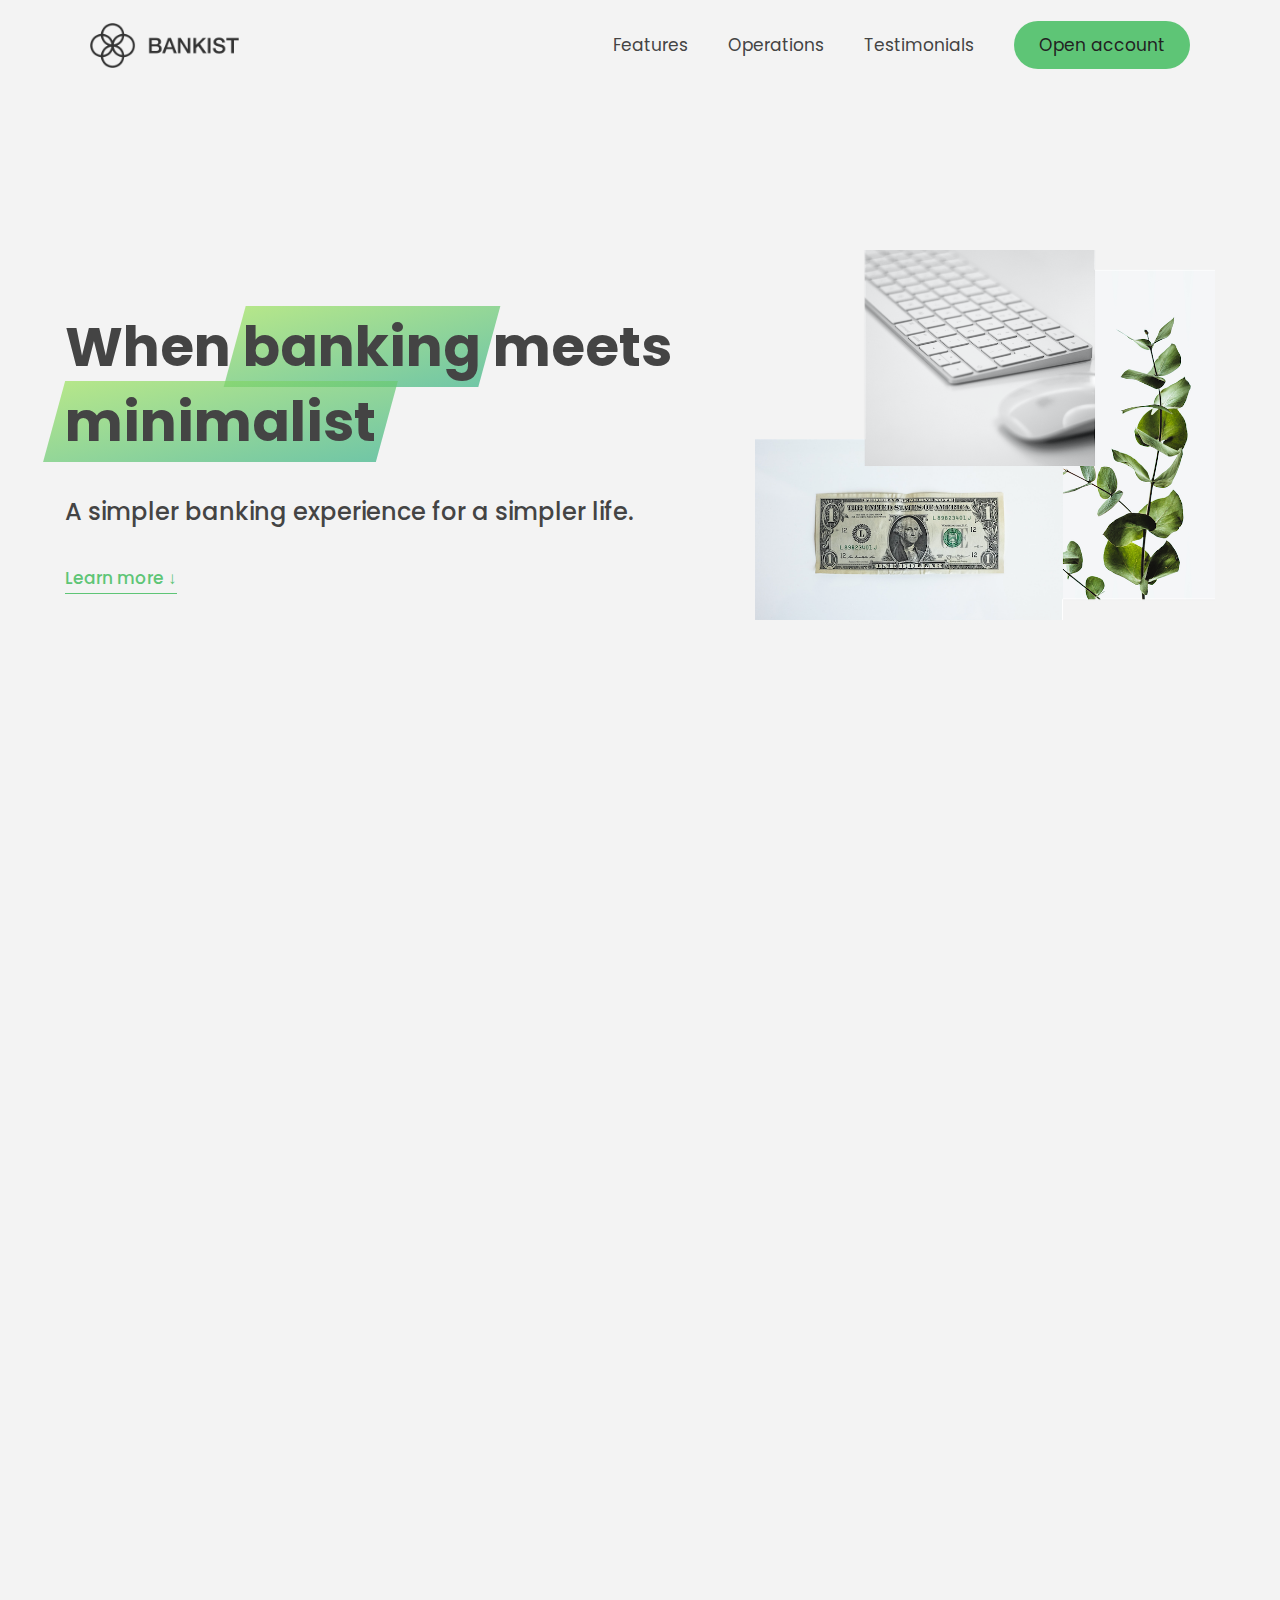
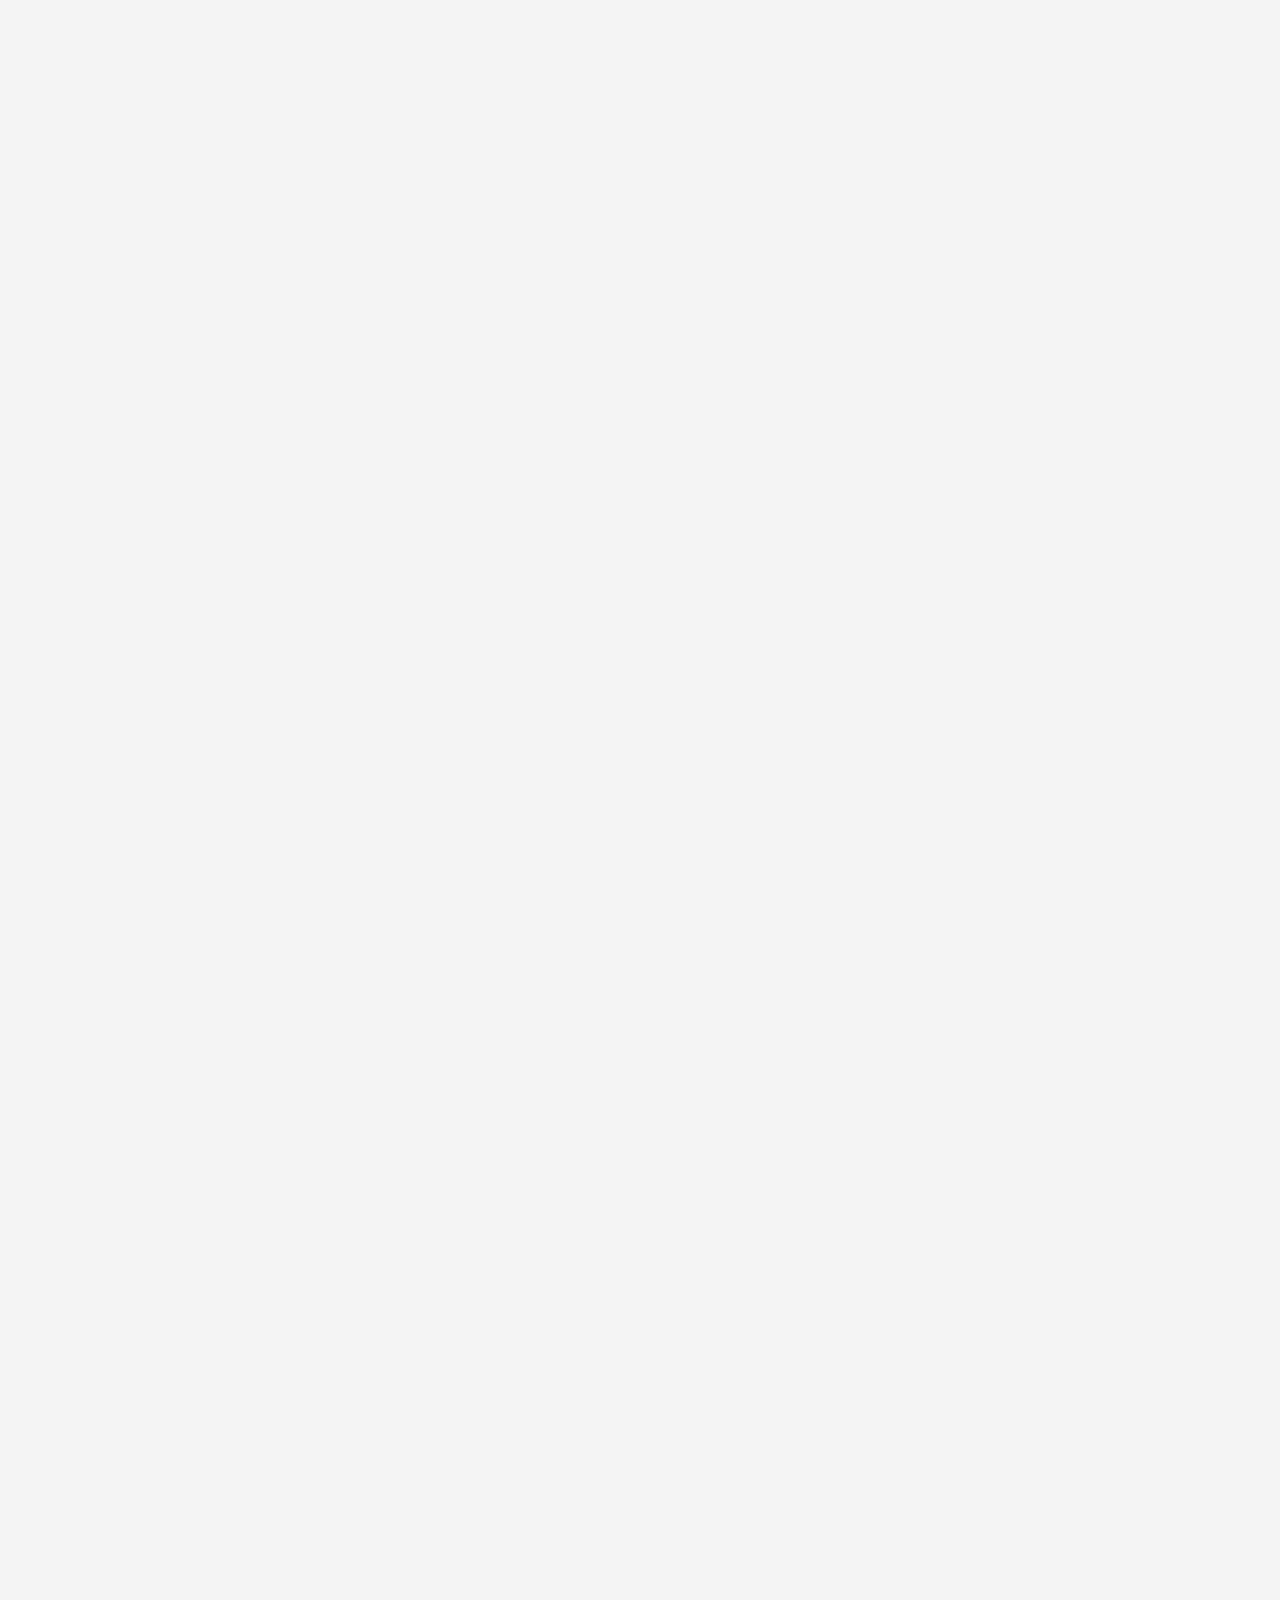
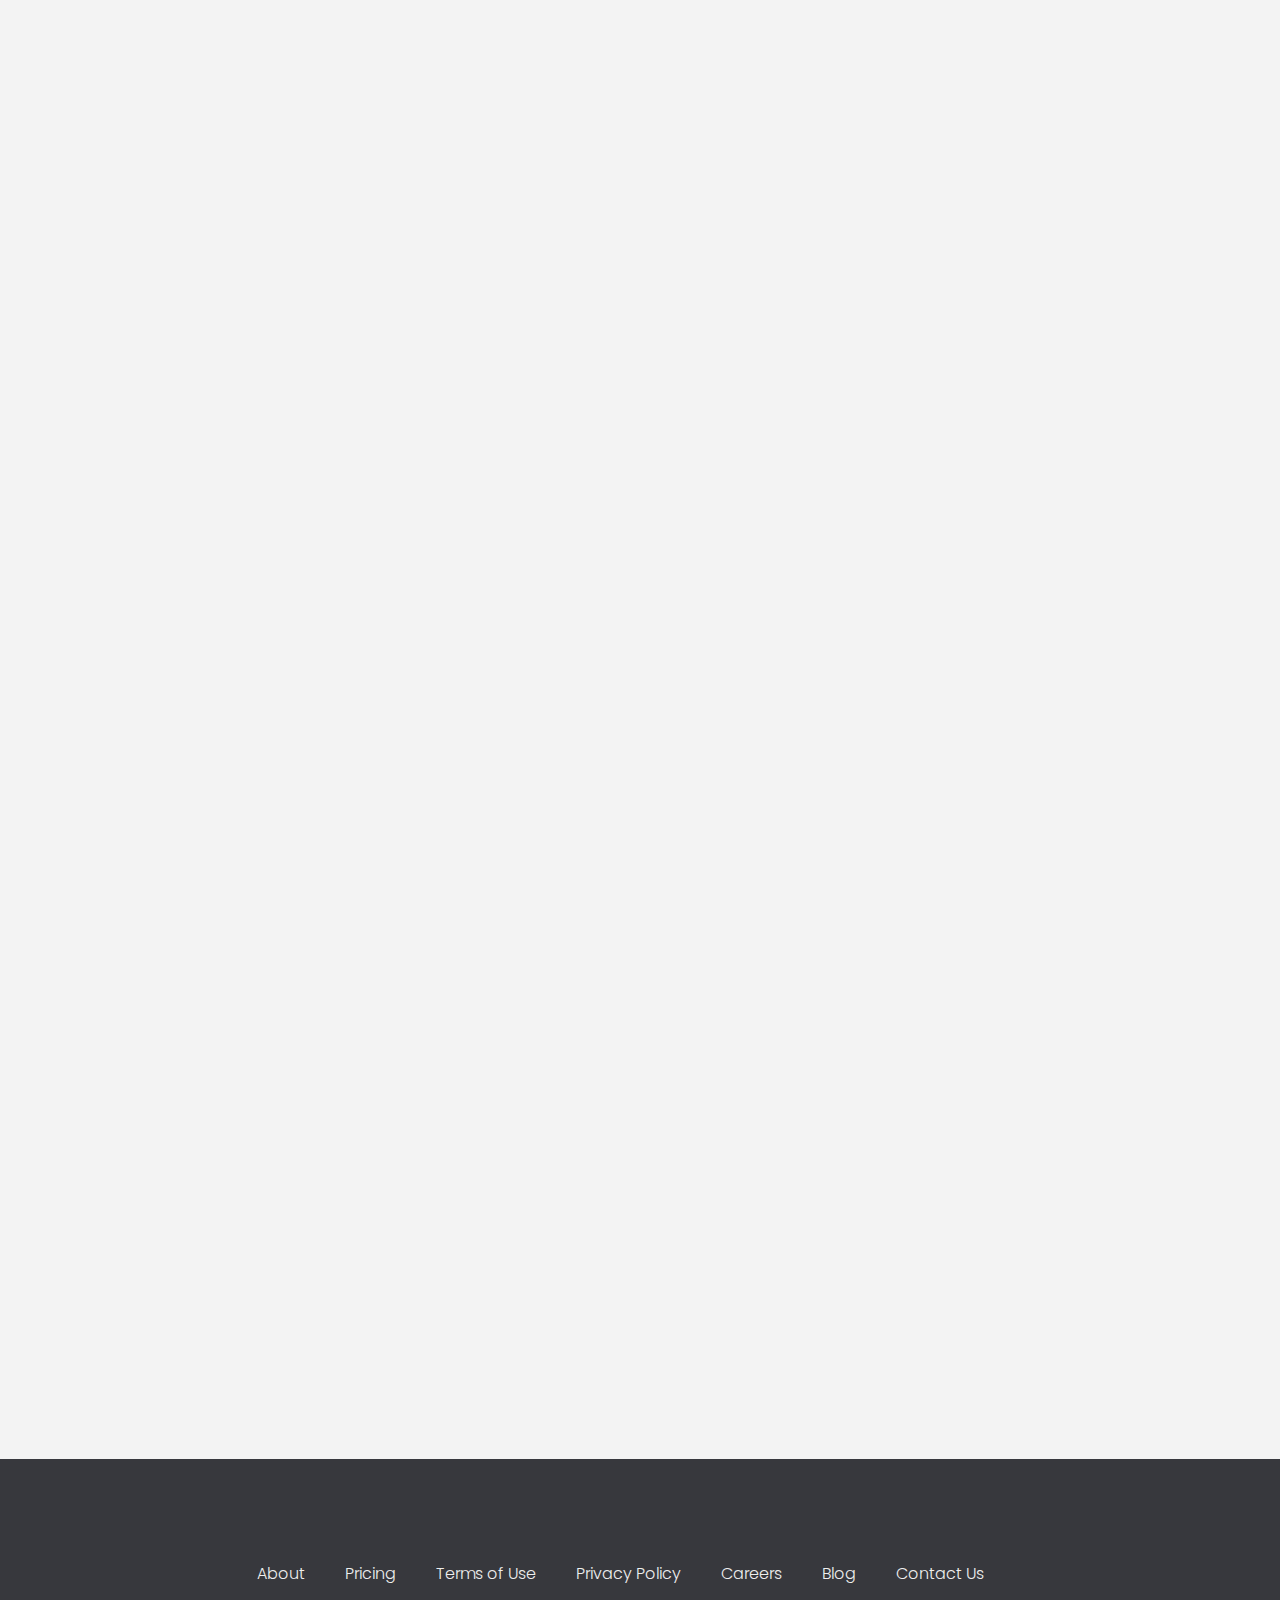
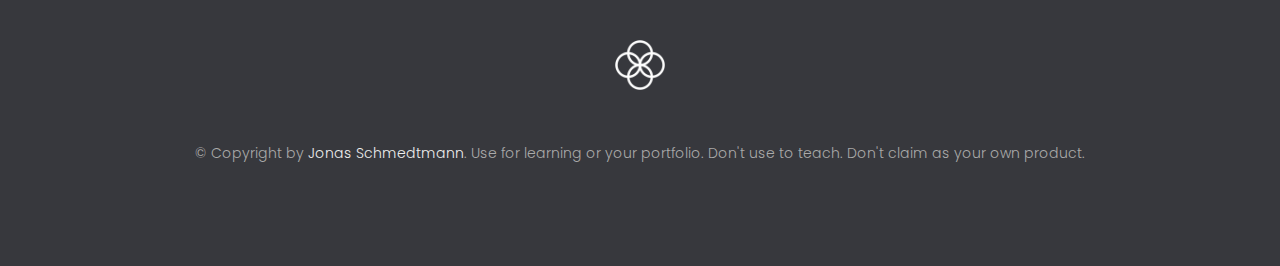
<file: Bankist/index.html>
<!DOCTYPE html>
<html lang="en">
  <head>
    <meta charset="UTF-8" />
    <meta name="viewport" content="width=device-width, initial-scale=1.0" />
    <meta http-equiv="X-UA-Compatible" content="ie=edge" />
    <link rel="shortcut icon" type="image/png" href="img/icon.png" />

    <link
      href="https://fonts.googleapis.com/css?family=Poppins:300,400,500,600&display=swap"
      rel="stylesheet"
    />
    <link rel="stylesheet" href="style.css" />
    <title>Bankist | When Banking meets Minimalist</title>

    <script defer src="script.js"></script>
  </head>
  <body>
    <header class="header">
      <nav class="nav">
        <img
          src="img/logo.png"
          alt="Bankist logo"
          class="nav__logo"
          id="logo"
          designer="Jonas"
          data-version-number="3.0"
        />
        <ul class="nav__links">
          <li class="nav__item">
            <a class="nav__link" href="#section--1">Features</a>
          </li>
          <li class="nav__item">
            <a class="nav__link" href="#section--2">Operations</a>
          </li>
          <li class="nav__item">
            <a class="nav__link" href="#section--3">Testimonials</a>
          </li>
          <li class="nav__item">
            <a class="nav__link nav__link--btn btn--show-modal" href="#"
              >Open account</a
            >
          </li>
        </ul>
      </nav>

      <div class="header__title">
        <!-- <h1 onclick="alert('HTML alert')"> -->
        <h1>
          When
          <!-- Green highlight effect -->
          <span class="highlight">banking</span>
          meets<br />
          <span class="highlight">minimalist</span>
        </h1>
        <h4>A simpler banking experience for a simpler life.</h4>
        <button class="btn--text btn--scroll-to">Learn more &DownArrow;</button>
        <img
          src="img/hero.png"
          class="header__img"
          alt="Minimalist bank items"
        />
      </div>
    </header>

    <section class="section" id="section--1">
      <div class="section__title">
        <h2 class="section__description">Features</h2>
        <h3 class="section__header">
          Everything you need in a modern bank and more.
        </h3>
      </div>

      <div class="features">
        <img
          src="img/digital-lazy.jpg"
          data-src="img/digital.jpg"
          alt="Computer"
          class="features__img lazy-img"
        />
        <div class="features__feature">
          <div class="features__icon">
            <svg>
              <use xlink:href="img/icons.svg#icon-monitor"></use>
            </svg>
          </div>
          <h5 class="features__header">100% digital bank</h5>
          <p>
            Lorem ipsum dolor sit amet consectetur adipisicing elit. Unde alias
            sint quos? Accusantium a fugiat porro reiciendis saepe quibusdam
            debitis ducimus.
          </p>
        </div>

        <div class="features__feature">
          <div class="features__icon">
            <svg>
              <use xlink:href="img/icons.svg#icon-trending-up"></use>
            </svg>
          </div>
          <h5 class="features__header">Watch your money grow</h5>
          <p>
            Nesciunt quos autem dolorum voluptates cum dolores dicta fuga
            inventore ab? Nulla incidunt eius numquam sequi iste pariatur
            quibusdam!
          </p>
        </div>
        <img
          src="img/grow-lazy.jpg"
          data-src="img/grow.jpg"
          alt="Plant"
          class="features__img lazy-img"
        />

        <img
          src="img/card-lazy.jpg"
          data-src="img/card.jpg"
          alt="Credit card"
          class="features__img lazy-img"
        />
        <div class="features__feature">
          <div class="features__icon">
            <svg>
              <use xlink:href="img/icons.svg#icon-credit-card"></use>
            </svg>
          </div>
          <h5 class="features__header">Free debit card included</h5>
          <p>
            Quasi, fugit in cumque cupiditate reprehenderit debitis animi enim
            eveniet consequatur odit quam quos possimus assumenda dicta fuga
            inventore ab.
          </p>
        </div>
      </div>
    </section>

    <section class="section" id="section--2">
      <div class="section__title">
        <h2 class="section__description">Operations</h2>
        <h3 class="section__header">
          Everything as simple as possible, but no simpler.
        </h3>
      </div>

      <div class="operations">
        <div class="operations__tab-container">
          <button
            class="btn operations__tab operations__tab--1 operations__tab--active"
            data-tab="1"
          >
            <span>01</span>Instant Transfers
          </button>
          <button class="btn operations__tab operations__tab--2" data-tab="2">
            <span>02</span>Instant Loans
          </button>
          <button class="btn operations__tab operations__tab--3" data-tab="3">
            <span>03</span>Instant Closing
          </button>
        </div>
        <div
          class="operations__content operations__content--1 operations__content--active"
        >
          <div class="operations__icon operations__icon--1">
            <svg>
              <use xlink:href="img/icons.svg#icon-upload"></use>
            </svg>
          </div>
          <h5 class="operations__header">
            Tranfser money to anyone, instantly! No fees, no BS.
          </h5>
          <p>
            Lorem ipsum dolor sit amet, consectetur adipisicing elit, sed do
            eiusmod tempor incididunt ut labore et dolore magna aliqua. Ut enim
            ad minim veniam, quis nostrud exercitation ullamco laboris nisi ut
            aliquip ex ea commodo consequat.
          </p>
        </div>

        <div class="operations__content operations__content--2">
          <div class="operations__icon operations__icon--2">
            <svg>
              <use xlink:href="img/icons.svg#icon-home"></use>
            </svg>
          </div>
          <h5 class="operations__header">
            Buy a home or make your dreams come true, with instant loans.
          </h5>
          <p>
            Duis aute irure dolor in reprehenderit in voluptate velit esse
            cillum dolore eu fugiat nulla pariatur. Excepteur sint occaecat
            cupidatat non proident, sunt in culpa qui officia deserunt mollit
            anim id est laborum.
          </p>
        </div>
        <div class="operations__content operations__content--3">
          <div class="operations__icon operations__icon--3">
            <svg>
              <use xlink:href="img/icons.svg#icon-user-x"></use>
            </svg>
          </div>
          <h5 class="operations__header">
            No longer need your account? No problem! Close it instantly.
          </h5>
          <p>
            Excepteur sint occaecat cupidatat non proident, sunt in culpa qui
            officia deserunt mollit anim id est laborum. Ut enim ad minim
            veniam, quis nostrud exercitation ullamco laboris nisi ut aliquip ex
            ea commodo consequat.
          </p>
        </div>
      </div>
    </section>

    <section class="section" id="section--3">
      <div class="section__title section__title--testimonials">
        <h2 class="section__description">Not sure yet?</h2>
        <h3 class="section__header">
          Millions of Bankists are already making their lifes simpler.
        </h3>
      </div>

      <div class="slider">
        <div class="slide">
          <div class="testimonial">
            <h5 class="testimonial__header">Best financial decision ever!</h5>
            <blockquote class="testimonial__text">
              Lorem ipsum dolor sit, amet consectetur adipisicing elit.
              Accusantium quas quisquam non? Quas voluptate nulla minima
              deleniti optio ullam nesciunt, numquam corporis et asperiores
              laboriosam sunt, praesentium suscipit blanditiis. Necessitatibus
              id alias reiciendis, perferendis facere pariatur dolore veniam
              autem esse non voluptatem saepe provident nihil molestiae.
            </blockquote>
            <address class="testimonial__author">
              <img src="img/user-1.jpg" alt="" class="testimonial__photo" />
              <h6 class="testimonial__name">Aarav Lynn</h6>
              <p class="testimonial__location">San Francisco, USA</p>
            </address>
          </div>
        </div>

        <div class="slide">
          <div class="testimonial">
            <h5 class="testimonial__header">
              The last step to becoming a complete minimalist
            </h5>
            <blockquote class="testimonial__text">
              Quisquam itaque deserunt ullam, quia ea repellendus provident,
              ducimus neque ipsam modi voluptatibus doloremque, corrupti
              laborum. Incidunt numquam perferendis veritatis neque repellendus.
              Lorem, ipsum dolor sit amet consectetur adipisicing elit. Illo
              deserunt exercitationem deleniti.
            </blockquote>
            <address class="testimonial__author">
              <img src="img/user-2.jpg" alt="" class="testimonial__photo" />
              <h6 class="testimonial__name">Miyah Miles</h6>
              <p class="testimonial__location">London, UK</p>
            </address>
          </div>
        </div>

        <div class="slide">
          <div class="testimonial">
            <h5 class="testimonial__header">
              Finally free from old-school banks
            </h5>
            <blockquote class="testimonial__text">
              Debitis, nihil sit minus suscipit magni aperiam vel tenetur
              incidunt commodi architecto numquam omnis nulla autem,
              necessitatibus blanditiis modi similique quidem. Odio aliquam
              culpa dicta beatae quod maiores ipsa minus consequatur error sunt,
              deleniti saepe aliquid quos inventore sequi. Necessitatibus id
              alias reiciendis, perferendis facere.
            </blockquote>
            <address class="testimonial__author">
              <img src="img/user-3.jpg" alt="" class="testimonial__photo" />
              <h6 class="testimonial__name">Francisco Gomes</h6>
              <p class="testimonial__location">Lisbon, Portugal</p>
            </address>
          </div>
        </div>

        <button class="slider__btn slider__btn--left">&larr;</button>
        <button class="slider__btn slider__btn--right">&rarr;</button>
        <div class="dots"></div>
      </div>
    </section>

    <section class="section section--sign-up">
      <div class="section__title">
        <h3 class="section__header">
          The best day to join Bankist was one year ago. The second best is
          today!
        </h3>
      </div>
      <button class="btn btn--show-modal">Open your free account today!</button>
    </section>

    <footer class="footer">
      <ul class="footer__nav">
        <li class="footer__item">
          <a class="footer__link" href="#">About</a>
        </li>
        <li class="footer__item">
          <a class="footer__link" href="#">Pricing</a>
        </li>
        <li class="footer__item">
          <a class="footer__link" href="#">Terms of Use</a>
        </li>
        <li class="footer__item">
          <a class="footer__link" href="#">Privacy Policy</a>
        </li>
        <li class="footer__item">
          <a class="footer__link" href="#">Careers</a>
        </li>
        <li class="footer__item">
          <a class="footer__link" href="#">Blog</a>
        </li>
        <li class="footer__item">
          <a class="footer__link" href="#">Contact Us</a>
        </li>
      </ul>
      <img src="img/icon.png" alt="Logo" class="footer__logo" />
      <p class="footer__copyright">
        &copy; Copyright by
        <a
          class="footer__link twitter-link"
          target="_blank"
          href="https://twitter.com/jonasschmedtman"
          >Jonas Schmedtmann</a
        >. Use for learning or your portfolio. Don't use to teach. Don't claim
        as your own product.
      </p>
    </footer>

    <div class="modal hidden">
      <button class="btn--close-modal">&times;</button>
      <h2 class="modal__header">
        Open your bank account <br />
        in just <span class="highlight">5 minutes</span>
      </h2>
      <form class="modal__form">
        <label>First Name</label>
        <input type="text" />
        <label>Last Name</label>
        <input type="text" />
        <label>Email Address</label>
        <input type="email" />
        <button class="btn">Next step &rarr;</button>
      </form>
    </div>
    <div class="overlay hidden"></div>

    <!-- <script src="script.js"></script> -->
  </body>
</html>
</file>
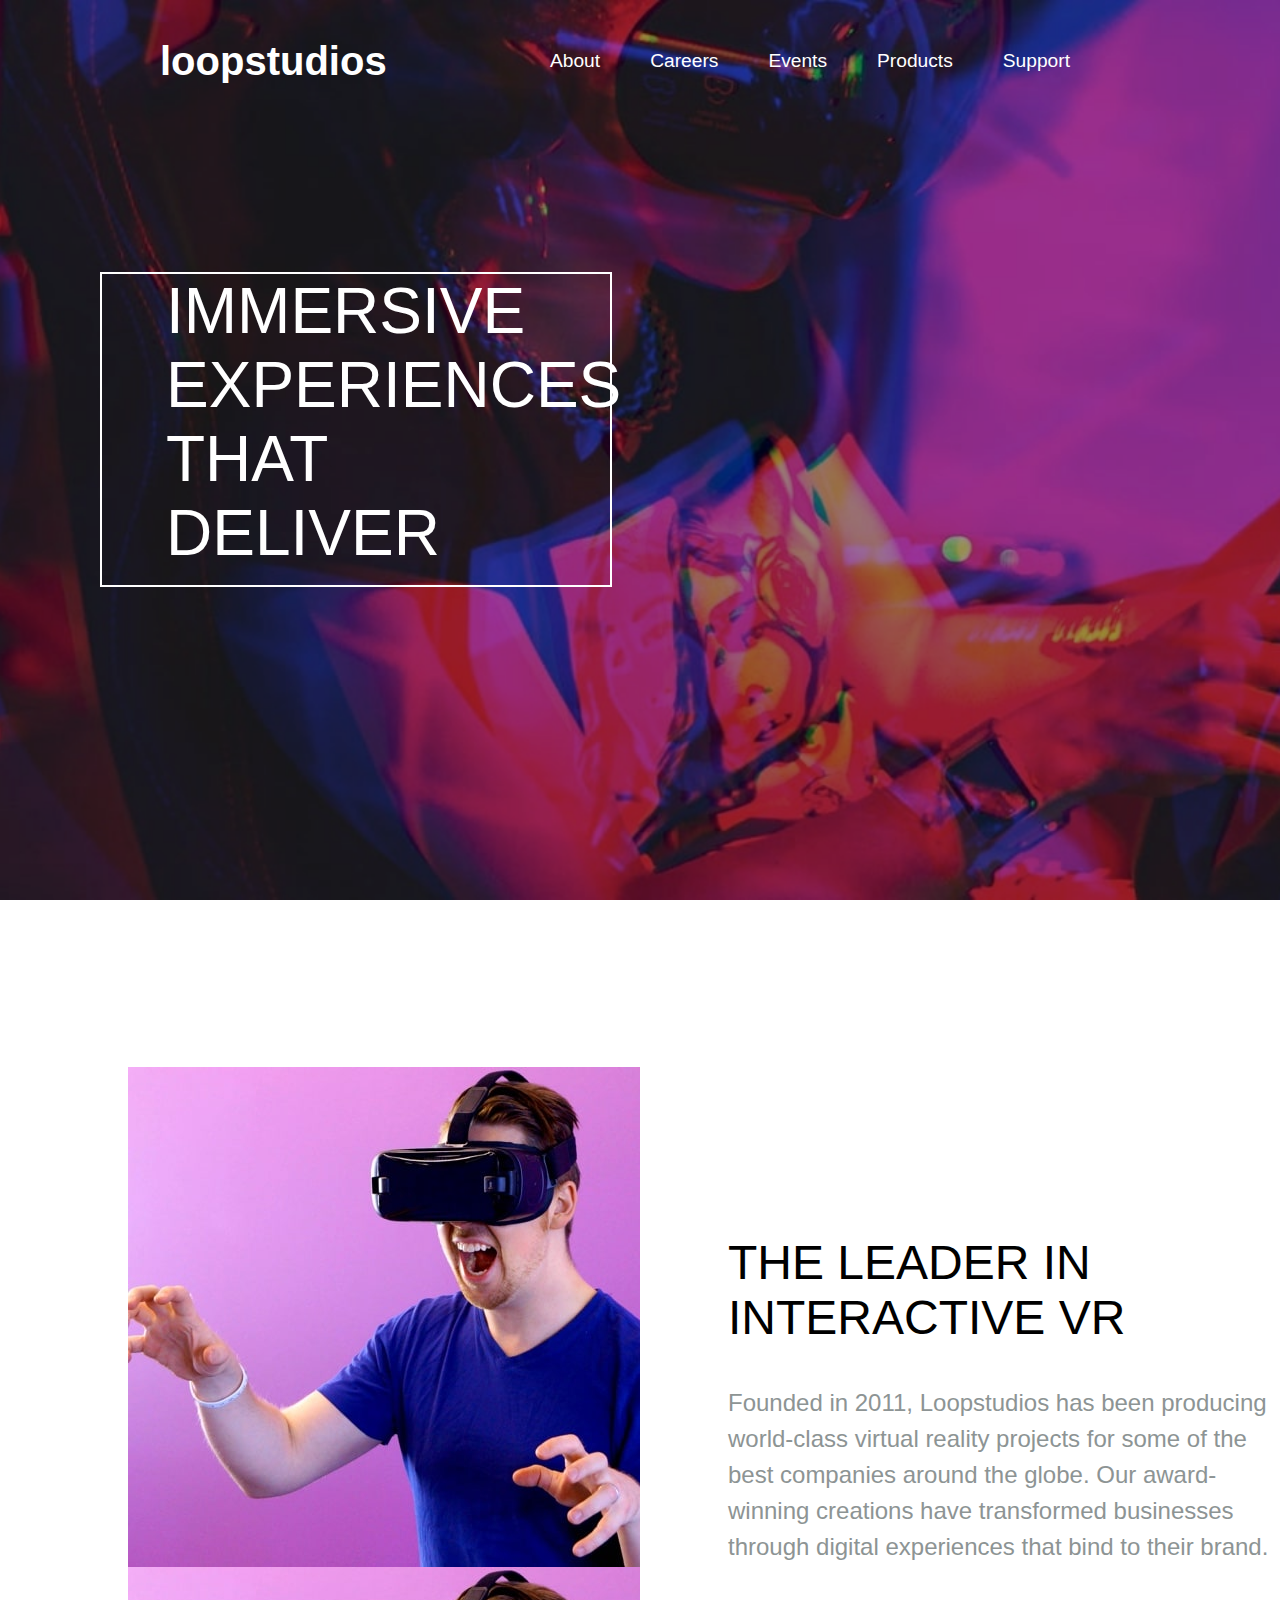
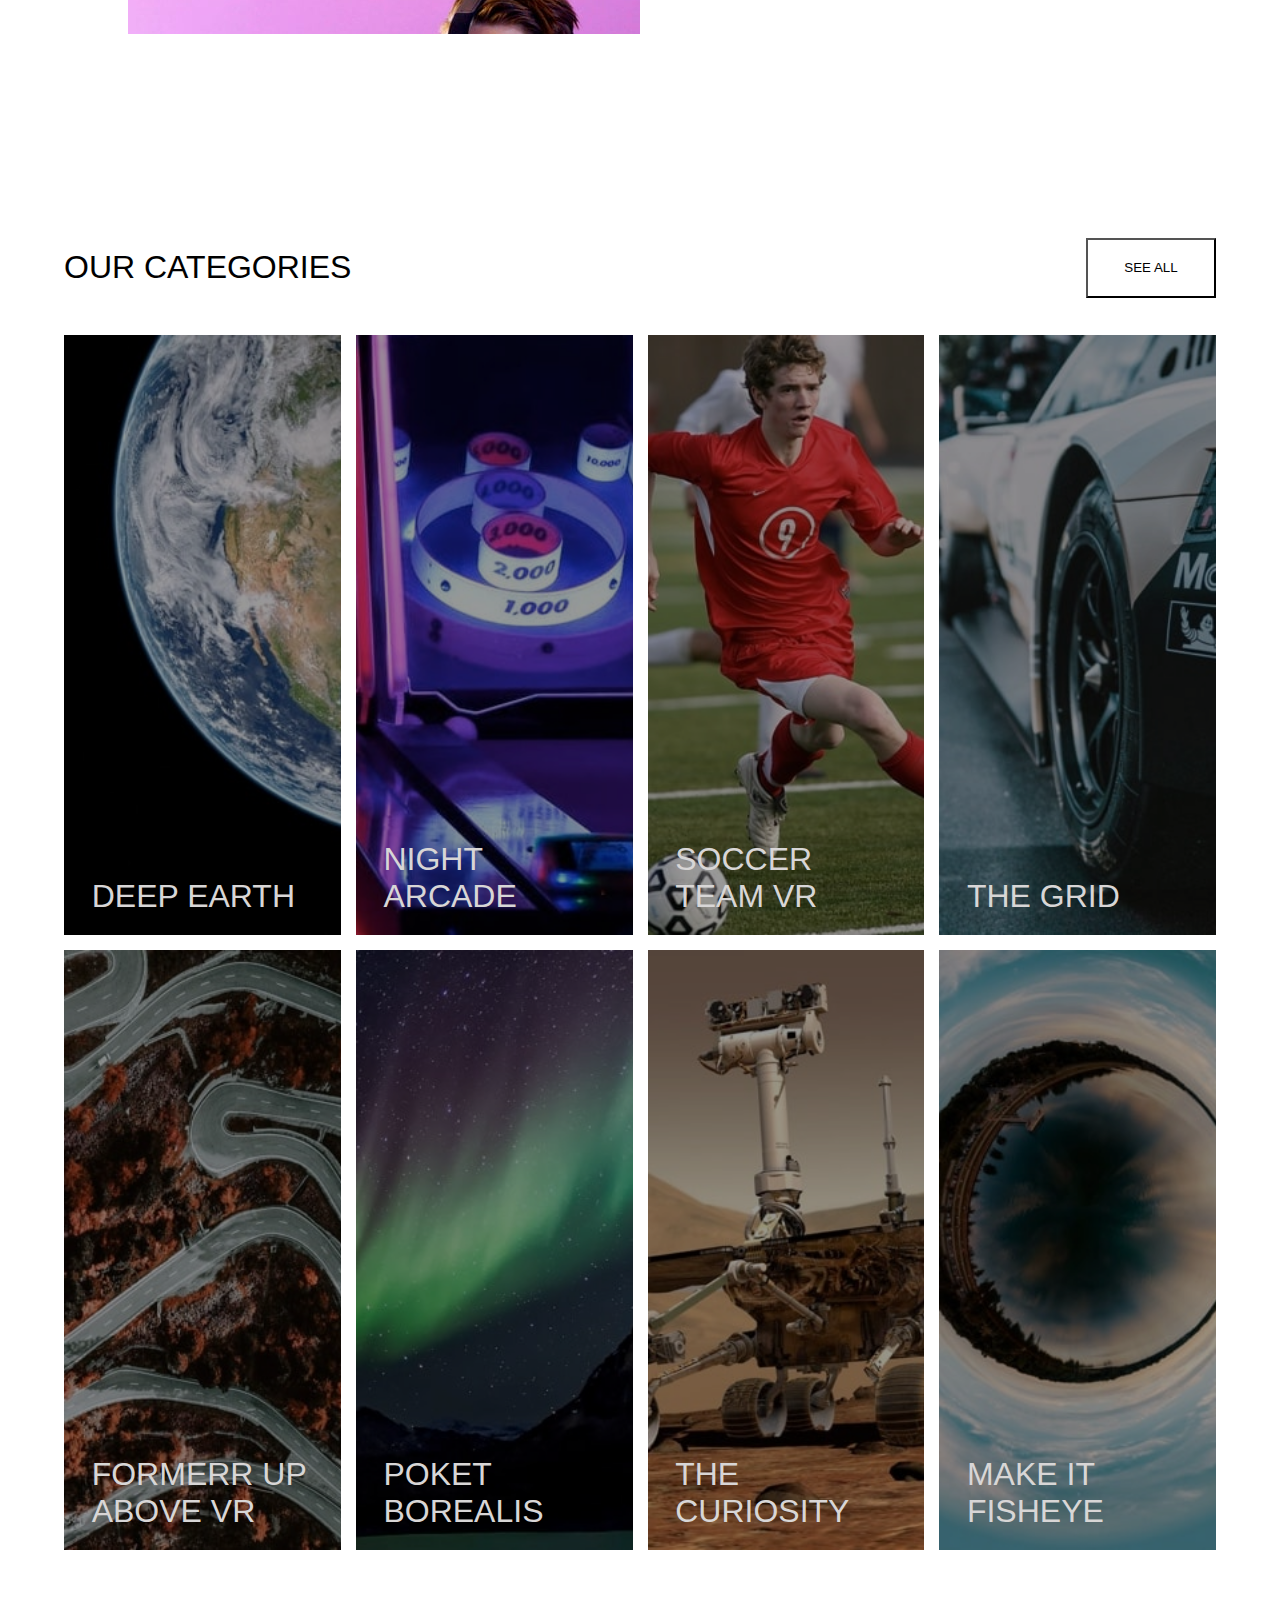
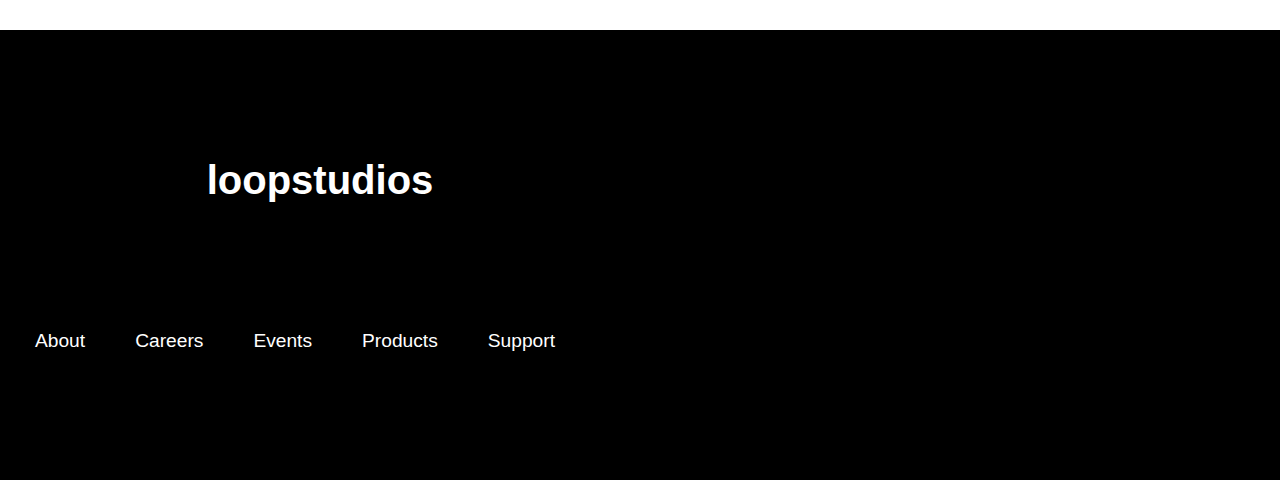
<file: loopstudios-landing-page-main/index.html>
<!DOCTYPE html>
<html lang="en">
  <head>
    <meta charset="UTF-8" />
    <meta name="viewport" content="width=device-width, initial-scale=1.0" />
    <!-- displays site properly based on user's device -->
    <link
      rel="stylesheet"
      href="https://cdnjs.cloudflare.com/ajax/libs/font-awesome/5.15.3/css/all.min.css"
      integrity="sha512-iBBXm8fW90+nuLcSKlbmrPcLa0OT92xO1BIsZ+ywDWZCvqsWgccV3gFoRBv0z+8dLJgyAHIhR35VZc2oM/gI1w=="
      crossorigin="anonymous"
      referrerpolicy="no-referrer"
    />
    <link rel="preconnect" href="https://fonts.googleapis.com" />
    <link rel="preconnect" href="https://fonts.gstatic.com" crossorigin />
    <link
      href="https://fonts.googleapis.com/css2?family=Open+Sans+Condensed:wght@300&display=swap"
      rel="stylesheet"
    />
    <link
      rel="icon"
      type="image/png"
      sizes="32x32"
      href="./images/favicon-32x32.png"
    />

    <link rel="stylesheet" href="styles.css" />

    <title>Frontend Mentor | Loopstudios landing page</title>
  </head>
  <body>
    <header id="header">
      <div class="navbar">
        <h1 id="logo">loopstudios</h1>
        <nav>
          <ul>
            <li><a href="#" class="nav-item">About</a></li>
            <li><a href="#" class="nav-item">Careers</a></li>
            <li><a href="#" class="nav-item">Events</a></li>
            <li><a href="#" class="nav-item">Products</a></li>
            <li><a href="#" class="nav-item">Support</a></li>
          </ul>
        </nav>
      </div>
      <div id="heading-container">
        <h1 class="page-heading">IMMERSIVE EXPERIENCES THAT DELIVER</h1>
      </div>
    </header>

    <main id="main">
      <section id="about">
        <div id="about-container">
          <div id="about-img"></div>
          <div id="about-description">
            <h1 id="about-header">
              THE LEADER IN <br />
              INTERACTIVE VR
            </h1>
            <p id="about-paragraph">
              Founded in 2011, Loopstudios has been producing world-class
              virtual reality projects for some of the best companies around the
              globe. Our award-winning creations have transformed businesses
              through digital experiences that bind to their brand.
            </p>
          </div>
        </div>
      </section>
      <section id="careers">
        <div id="category-header">
          <h2>OUR CATEGORIES</h2>
          <button>SEE ALL</button>
        </div>
        <div id="category-products">
          <div id="product-1" class="product">
            <span>DEEP EARTH</span>
          </div>
          <div id="product-2" class="product">
            <span>NIGHT ARCADE</span>
          </div>
          <div id="product-3" class="product">
            <span>SOCCER TEAM VR</span>
          </div>
          <div id="product-4" class="product">
            <span>THE GRID</span>
          </div>
          <div id="product-5" class="product">
            <span>FORMERR UP <br />ABOVE VR</span>
          </div>
          <div id="product-6" class="product">
            <span>POKET BOREALIS</span>
          </div>
          <div id="product-7" class="product">
            <span>THE CURIOSITY</span>
          </div>
          <div id="product-8" class="product">
            <span
              >MAKE IT <br />
              FISHEYE
            </span>
          </div>
        </div>
      </section>
    </main>
    <footer id="footer">
      <div id="footer-navbar">
        <h1 id="footer-header">loopstudios</h1>
        <div>
          <ul>
            <li><a href="#" class="nav-item">About</a></li>
            <li><a href="#" class="nav-item">Careers</a></li>
            <li><a href="#" class="nav-item">Events</a></li>
            <li><a href="#" class="nav-item">Products</a></li>
            <li><a href="#" class="nav-item">Support</a></li>
          </ul>
        </div>
      </div>
      <div id="social-media">
        <i class="fab fa-facebook fa-3x"></i>
        <i class="fab fa-instagram-square fa-3x"></i>
        <i class="fab fa-twitter fa-3x"></i>
        <i class="fab fa-pinterest-p fa-3x"></i>
      </div>
    </footer>
  </body>
</html>
</file>
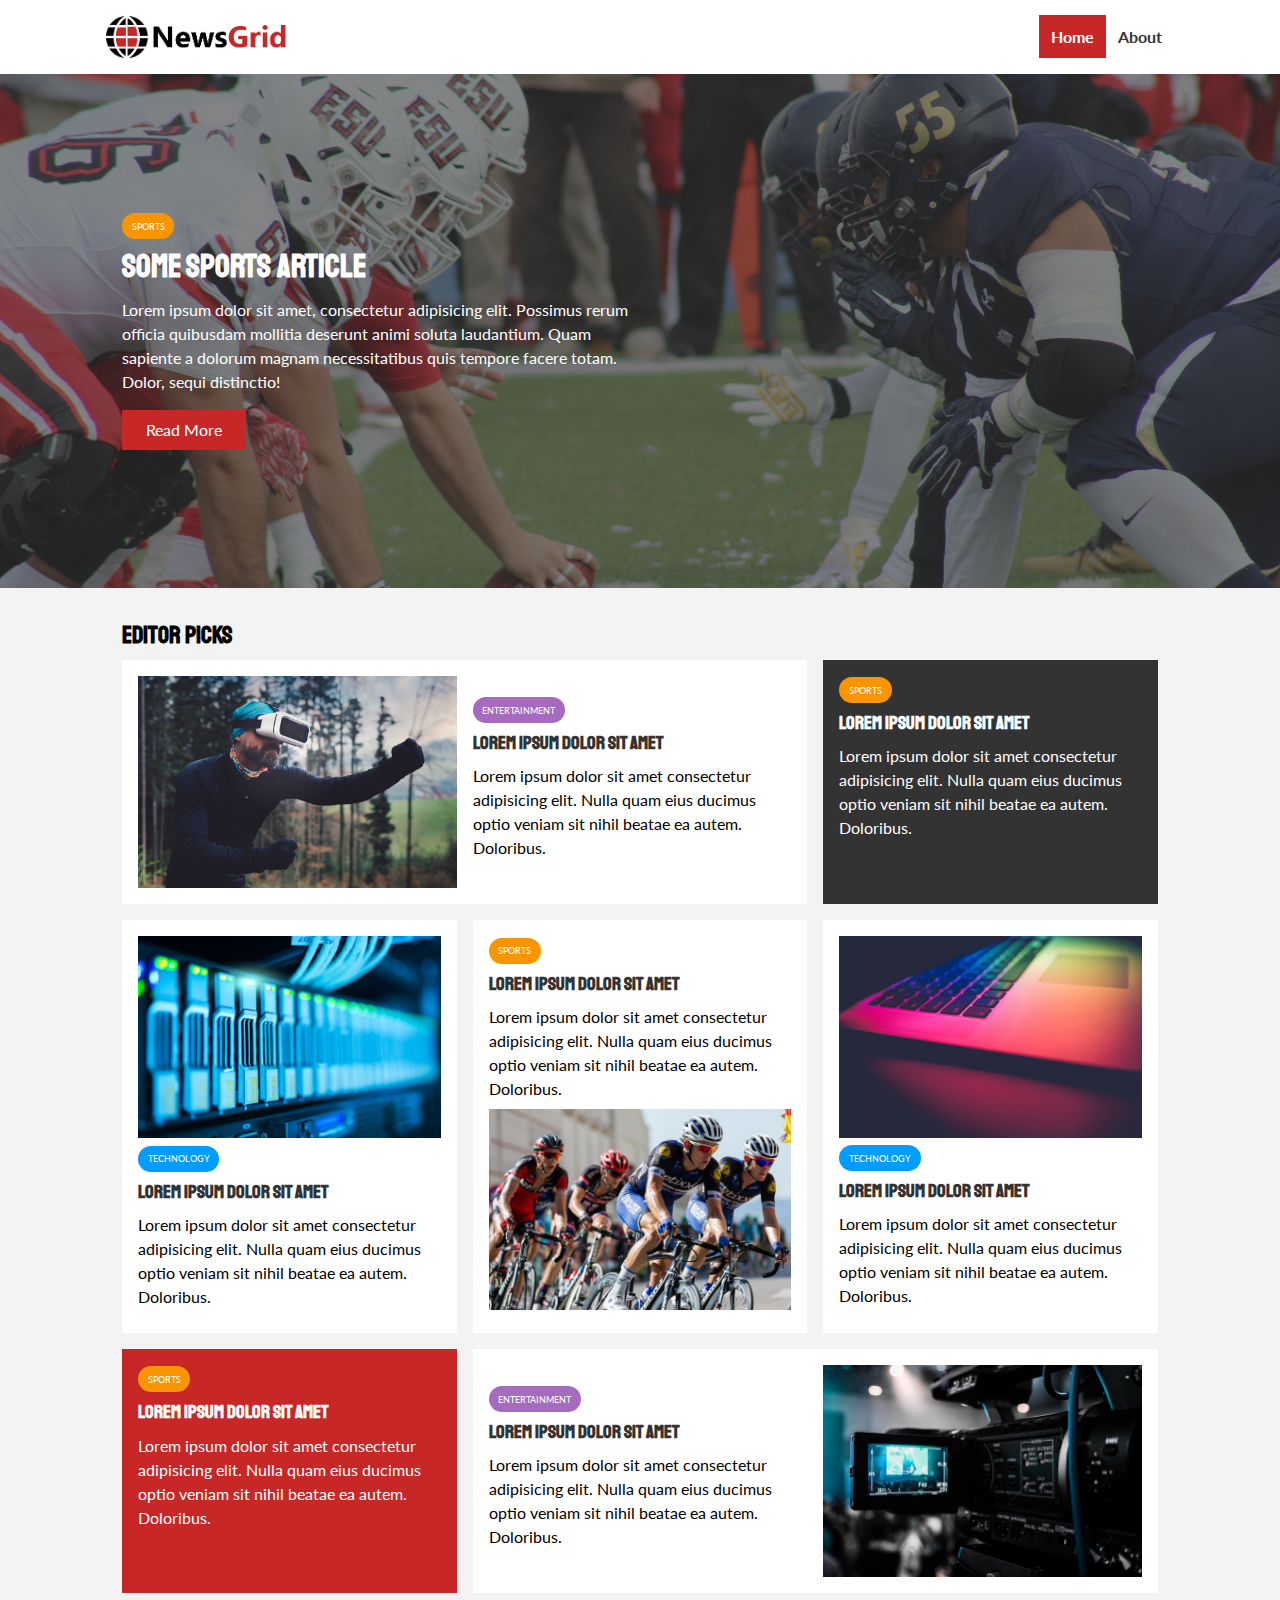
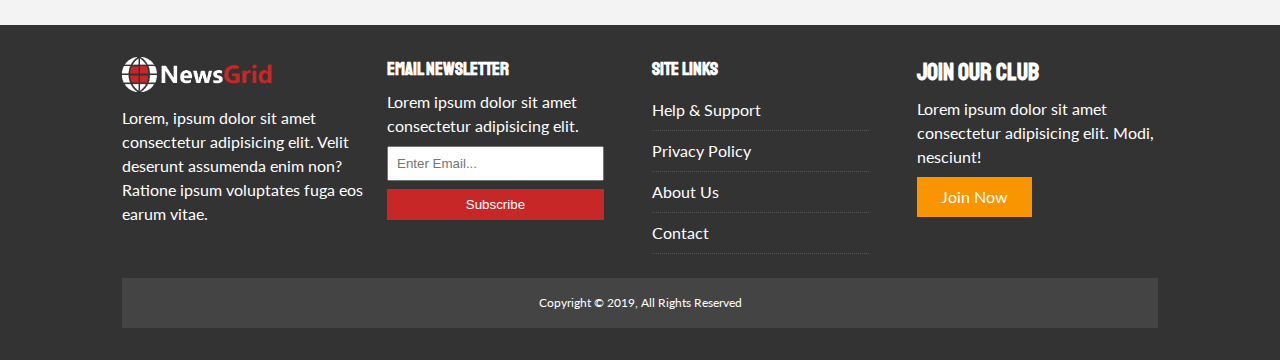
<file: newsgrid/index.html>
<!DOCTYPE html>
<html lang="en">
<head>
  <meta charset="UTF-8">
  <meta name="viewport" content="width=device-width, initial-scale=1.0">
  <meta http-equiv="X-UA-Compatible" content="ie=edge">
  <link rel="stylesheet" href="https://use.fontawesome.com/releases/v5.6.3/css/all.css" integrity="sha384-UHRtZLI+pbxtHCWp1t77Bi1L4ZtiqrqD80Kn4Z8NTSRyMA2Fd33n5dQ8lWUE00s/" crossorigin="anonymous">
  <link href="https://fonts.googleapis.com/css?family=Lato|Staatliches" rel="stylesheet">
  <link rel="stylesheet" href="css/style.css">
  <link rel="stylesheet" media="screen and (max-width: 768px)" href="css/mobile.css">
  <link rel="shortcut icon" type="image/x-icon" href="favicon.ico">
  <title>NewsGrid | Latest News</title>
</head>
<body>
  <nav id="main-nav">
    <div class="container">
      <img src="img/logo.png" alt="NewsGrid" class="logo">
      <div class="social">
        <a href="http://facebook.com" target="_blank"><i class="fab fa-facebook fa-2x"></i></a>
        <a href="http://twitter.com" target="_blank"><i class="fab fa-twitter fa-2x"></i></a>
        <a href="http://instagram.com" target="_blank"><i class="fab fa-instagram fa-2x"></i></a>
        <a href="http://youtube.com" target="_blank"><i class="fab fa-youtube fa-2x"></i></a>
      </div>
      <ul>
        <li><a class="current" href="index.html">Home</a></li>
        <li><a href="about.html">About</a></li>
      </ul>
    </div>
  </nav>

  <!-- Showcase -->
  <header id="showcase">
    <div class="container">
      <div class="showcase-container">
        <div class="showcase-content">
          <div class="category category-sports">Sports</div>
          <h1>Some Sports Article</h1>
          <p>Lorem ipsum dolor sit amet, consectetur adipisicing elit. Possimus rerum officia quibusdam mollitia deserunt animi soluta laudantium. Quam sapiente a dolorum magnam necessitatibus quis tempore facere totam. Dolor, sequi distinctio!</p>
          <a href="article.html" class="btn btn-primary">Read More</a>
        </div>
      </div>
    </div>
  </header>

  <!-- Home Articles -->
  <section id="home-articles" class="py-2">
    <div class="container">
        <h2>Editor Picks</h2>
        <div class="articles-container">
          <article class="card">
            <img src="img/articles/ent1.jpg" alt="">
            <div>
              <div class="category category-ent">Entertainment</div>
              <h3>
                <a href="article.html">Lorem ipsum dolor sit amet</a>
              </h3>
              <p>Lorem ipsum dolor sit amet consectetur adipisicing elit. Nulla quam eius ducimus optio veniam sit nihil beatae ea autem. Doloribus.</p>
            </div>
          </article>
          <article class="card bg-dark">
            <div class="category category-sports">Sports</div>
            <h3>
              <a href="article.html">Lorem ipsum dolor sit amet</a>
            </h3>
            <p>Lorem ipsum dolor sit amet consectetur adipisicing elit. Nulla quam eius ducimus optio veniam sit nihil beatae ea autem. Doloribus.</p>
          </article>
          <article class="card">
            <img src="img/articles/tech1.jpg" alt="">
            <div class="category category-tech">Technology</div>
            <h3>
              <a href="article.html">Lorem ipsum dolor sit amet</a>
            </h3>
            <p>Lorem ipsum dolor sit amet consectetur adipisicing elit. Nulla quam eius ducimus optio veniam sit nihil beatae ea autem. Doloribus.</p>
          </article>
          <article class="card">
            <div class="category category-sports">Sports</div>
            <h3>
              <a href="article.html">Lorem ipsum dolor sit amet</a>
            </h3>
            <p>Lorem ipsum dolor sit amet consectetur adipisicing elit. Nulla quam eius ducimus optio veniam sit nihil beatae ea autem. Doloribus.</p>
            <img src="img/articles/sports1.jpg" alt="">
          </article>
          <article class="card">
            <img src="img/articles/tech2.jpg" alt="">
            <div class="category category-tech">Technology</div>
            <h3>
              <a href="article.html">Lorem ipsum dolor sit amet</a>
            </h3>
            <p>Lorem ipsum dolor sit amet consectetur adipisicing elit. Nulla quam eius ducimus optio veniam sit nihil beatae ea autem. Doloribus.</p>
          </article>
          <article class="card bg-primary">
            <div class="category category-sports">Sports</div>
            <h3>
              <a href="article.html">Lorem ipsum dolor sit amet</a>
            </h3>
            <p>Lorem ipsum dolor sit amet consectetur adipisicing elit. Nulla quam eius ducimus optio veniam sit nihil beatae ea autem. Doloribus.</p>
          </article>
          <article class="card">
            <div>
              <div class="category category-ent">Entertainment</div>
              <h3>
                <a href="article.html">Lorem ipsum dolor sit amet</a>
              </h3>
              <p>Lorem ipsum dolor sit amet consectetur adipisicing elit. Nulla quam eius ducimus optio veniam sit nihil beatae ea autem. Doloribus.</p>
            </div>
            <img src="img/articles/ent2.jpg" alt="">
          </article>
        </div>
    </div>
  </section>

  <!-- Footer -->
  <footer id="main-footer" class="py-2">
    <div class="container footer-container">
      <div>
        <img src="img/logo_light.png" alt="NewsGrid">
        <p>Lorem, ipsum dolor sit amet consectetur adipisicing elit. Velit deserunt assumenda enim non? Ratione ipsum voluptates fuga eos earum vitae.</p>
      </div>
      <div>
        <h3>Email Newsletter</h3>
        <p>Lorem ipsum dolor sit amet consectetur adipisicing elit.</p>
        <form>
          <input type="email" placeholder="Enter Email...">
          <input type="submit" value="Subscribe" class="btn btn-primary">
        </form>
      </div>
      <div>
        <h3>Site Links</h3>
        <ul class="list">
          <li><a href="#">Help & Support</a></li>
          <li><a href="#">Privacy Policy</a></li>
          <li><a href="#">About Us</a></li>
          <li><a href="#">Contact</a></li>
        </ul>
      </div>
      <div>
        <h2>Join Our Club</h2>
        <p>Lorem ipsum dolor sit amet consectetur adipisicing elit. Modi, nesciunt!</p>
        <a href="#" class="btn btn-secondary">Join Now</a>
      </div>
      <div>
        <p>
          Copyright &copy; 2019, All Rights Reserved
        </p>
      </div>
    </div>
  </footer>

</body>
</html>
</file>
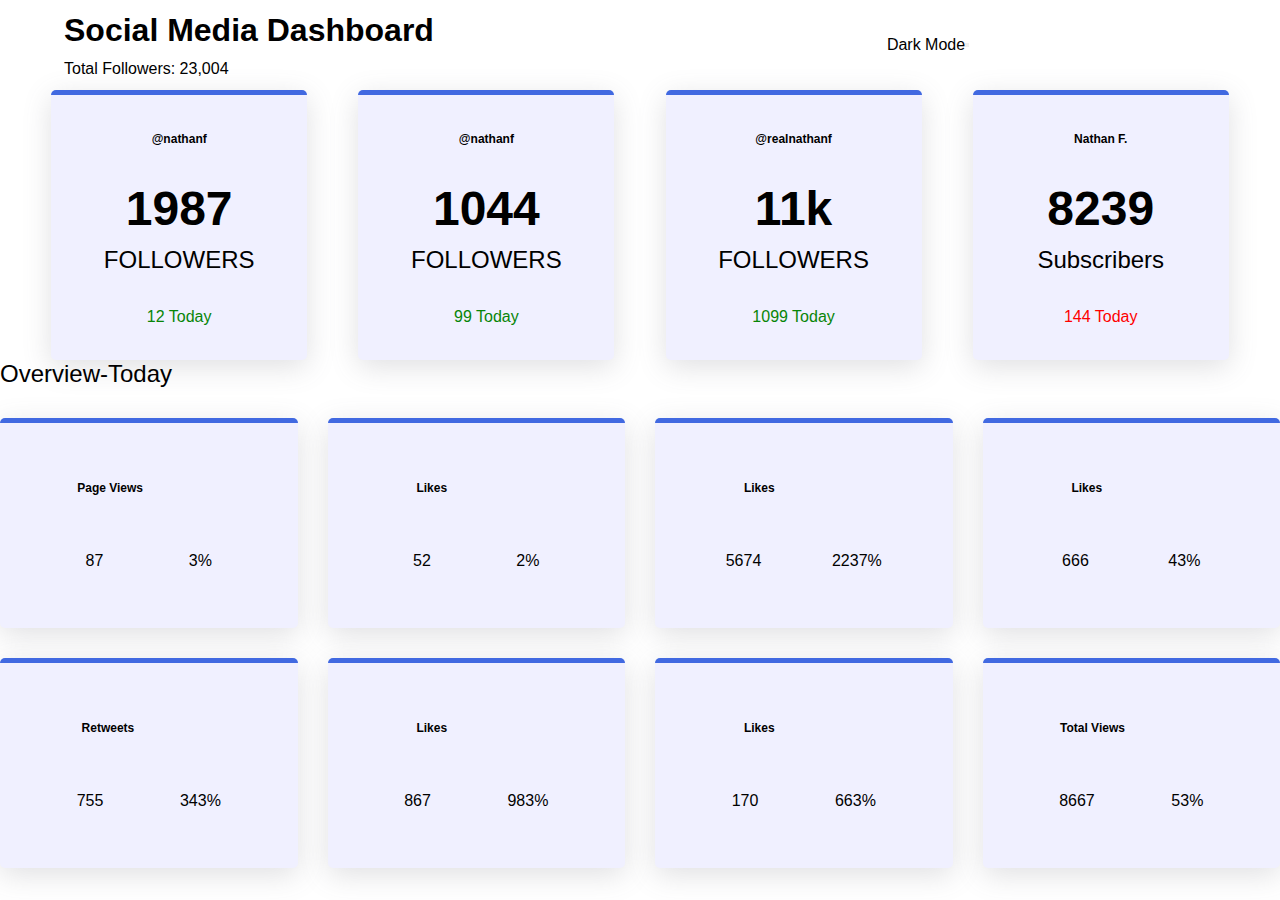
<file: social-media-dashboard-with-theme-switcher-master/index.html>
<!DOCTYPE html>
<html lang="en">
  <head>
    <meta charset="UTF-8" />
    <meta name="viewport" content="width=device-width, initial-scale=1.0" />
    <!-- displays site properly based on user's device -->
    <link rel="stylesheet" href="styles.css" />

    <link
      rel="stylesheet"
      href="https://cdnjs.cloudflare.com/ajax/libs/font-awesome/5.15.3/css/all.min.css"
      integrity="sha512-iBBXm8fW90+nuLcSKlbmrPcLa0OT92xO1BIsZ+ywDWZCvqsWgccV3gFoRBv0z+8dLJgyAHIhR35VZc2oM/gI1w=="
      crossorigin="anonymous"
      referrerpolicy="no-referrer"
    />

    <link
      rel="icon"
      type="image/png"
      sizes="32x32"
      href="./images/favicon-32x32.png"
    />

    <title>Frontend Mentor | [Challenge Name Here]</title>
  </head>
  <body>
    <header id="header">
      <div class="header-section" id="heading">
        <h1>Social Media Dashboard</h1>
        <span>Total Followers: 23,004</span>
      </div>
      <div class="header-section" id="button-container">
        <label for="mode-btn" id="button-label">Dark Mode</label>
        <button id="mode-btn"><span id="button"></span></button>
      </div>
    </header>

    <main id="main">
      <section id="first-section">
        <div id="item-1" class="item">
          <div class="name-contaner">
            <i class="fab fa-facebook-square"></i>
            <span class="name">@nathanf</span>
          </div>
          <div class="number-container">
            <span class="followers">1987</span>
            <span class="fl-tag">FOLLOWERS</span>
          </div>
          <div class="trajectory-container">
            <i class="fas fa-arrow-up positive"></i>

            <span class="number positive">12 Today</span>
          </div>
        </div>
        <div id="item-2" class="item">
          <div class="name-contaner">
            <i class="fab fa-twitter-square"></i>
            <span class="name">@nathanf</span>
          </div>
          <div class="number-container">
            <span class="followers">1044</span>
            <span class="fl-tag">FOLLOWERS</span>
          </div>
          <div class="trajectory-container">
            <i class="fas fa-arrow-up positive"></i>

            <span class="number positive">99 Today</span>
          </div>
        </div>
        <div id="item-3" class="item">
          <div class="name-contaner">
            <i class="fab fa-instagram"></i>
            <span class="name"> @realnathanf</span>
          </div>
          <div class="number-container">
            <span class="followers">11k</span>
            <span class="fl-tag">FOLLOWERS</span>
          </div>
          <div class="trajectory-container">
            <i class="fas fa-arrow-up positive"></i>

            <span class="number positive">1099 Today</span>
          </div>
        </div>

        <div id="item-4" class="item">
          <div class="name-contaner">
            <i class="fab fa-youtube"></i>
            <span class="name">Nathan F.</span>
          </div>
          <div class="number-container">
            <span class="followers">8239</span>
            <span class="fl-tag">Subscribers</span>
          </div>
          <div class="trajectory-container">
            <i class="fas fa-arrow-down negative"></i>

            <span class="number negative">144 Today</span>
          </div>
        </div>
      </section>
      <section id="overview-section">
        <div id="overview-header">
          <span class="fl-tag">Overview-Today</Overview-Today></span>
        </div>
        <div id="overview-items">
          <div class="item">
            <div class="top-part">
              <span class="name">Page Views</span>
              <i class="fab fa-facebook-square"></i>
            </div>
            <div class="bottom-part">
              <span>87</span>
              <span><i class="fas fa-arrow-up positive"></i>
                3%</span>
            </div>
          </div>
          <div class="item">
            <div class="top-part">
              <span class="name">Likes</span>
              <i class="fab fa-facebook-square"></i>
            </div>
            <div class="bottom-part">
              <span>52</span>
              <span><i class="fas fa-arrow-down negative"></i>
                2%</span>
            </div>
          </div>

          <div class="item">
            <div class="top-part">
              <span class="name">Likes</span>
              <i class="fab fa-twitter-square"></i>
            </div>
            <div class="bottom-part">
              <span>5674</span>
              <span><i class="fas fa-arrow-up positive"></i>
                2237%</span>
            </div>
          </div>
          <div class="item">
            <div class="top-part">
              <span class="name">Likes</span>
              <i class="fab fa-facebook-square"></i>
            </div>
            <div class="bottom-part">
              <span>666</span>
              <span><i class="fas fa-arrow-down negative"></i>
                43%</span>
            </div>
          </div>
          <div class="item">
            <div class="top-part">
              <span class="name">Retweets</span>
              <i class="fab fa-twitter-square"></i>
            </div>
            <div class="bottom-part">
              <span>755</span>
              <span><i class="fas fa-arrow-up positive"></i>
                343%</span>
            </div>
          </div>

          <div class="item">
            <div class="top-part">
              <span class="name" >Likes</span>
              <i class="fab fa-twitter-square"></i>
            </div>
            <div class="bottom-part">
              <span>867</span>
              <span><i class="fas fa-arrow-up positive"></i>
                983%</span>
            </div>
          </div>


          <div class="item">
            <div class="top-part">
              <span class="name">Likes</span>
              <i class="fab fa-youtube"></i>
            </div>
            <div class="bottom-part">
              <span>170</span>
              <span><i class="fas fa-arrow-down negative"></i>
                663%</span>
            </div>
          </div>


          <div class="item">
            <div class="top-part">
              <span class="name" >Total Views</span>
              <i class="fab fa-facebook-square"></i>
            </div>
            <div class="bottom-part">
              <span>8667</span>
              <span><i class="fas fa-arrow-down negative"></i>
                53%</span>
            </div>
          </div>
        </div>
      </section>
    </main>
  </body>
</html>

<!-- Overview - Today Page Views 87 3% Likes 52 2% Likes 5462 2257% Profile Views
    52k 1375% Retweets 117 303% Likes 507 553% Likes 107 19% Total Views 1407
    12% -->
</file>
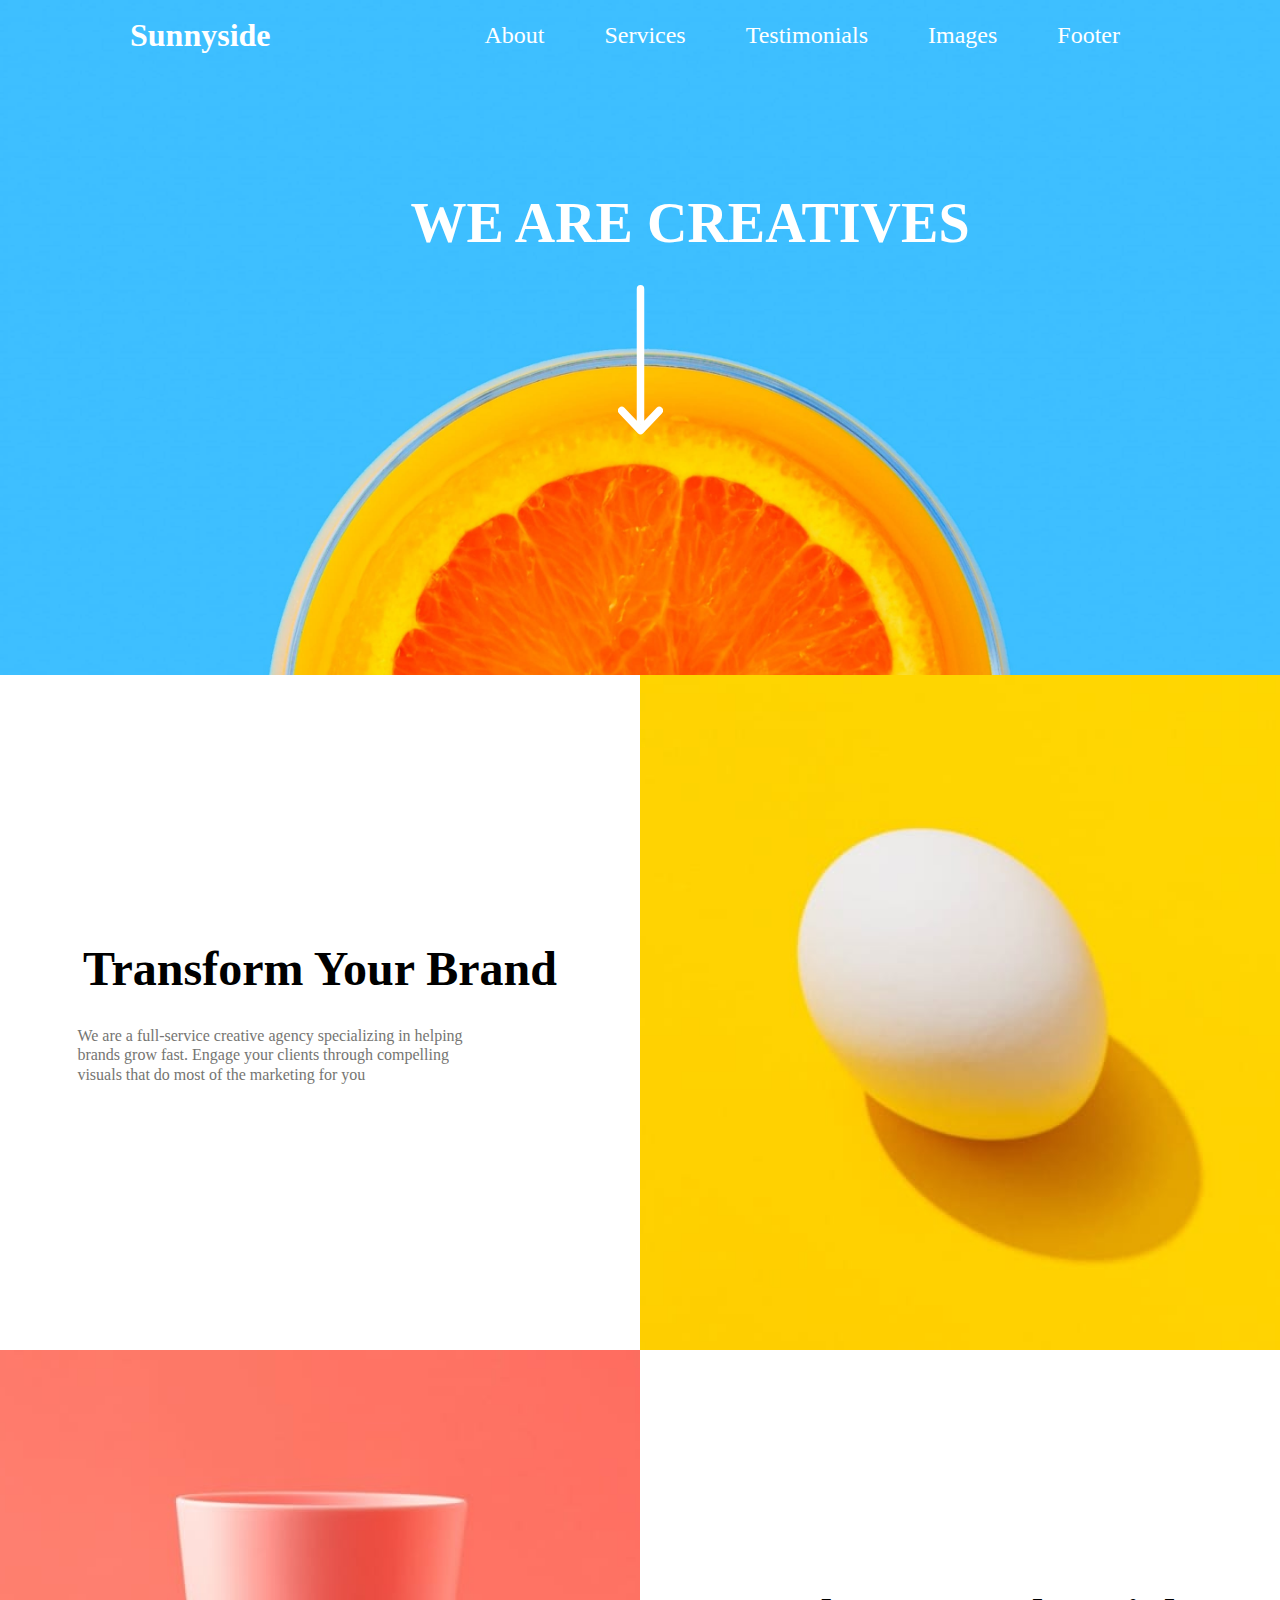
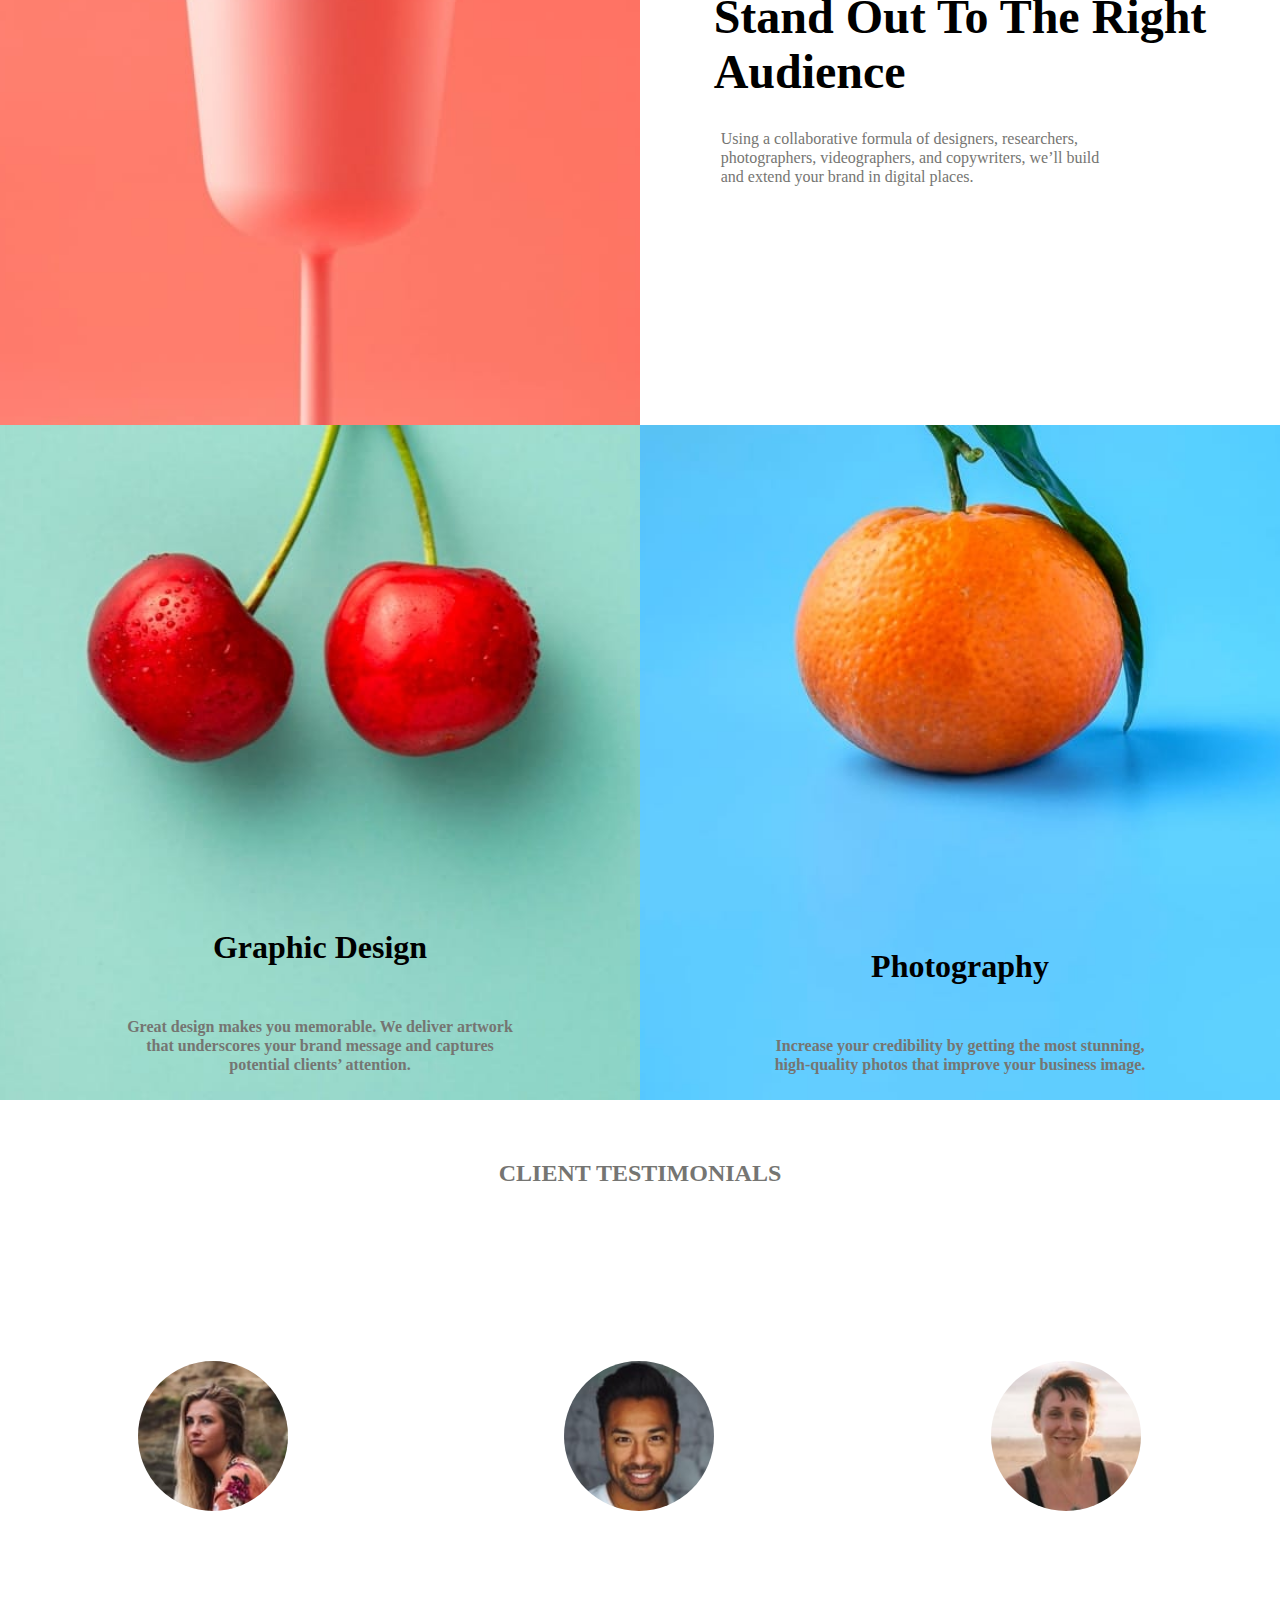
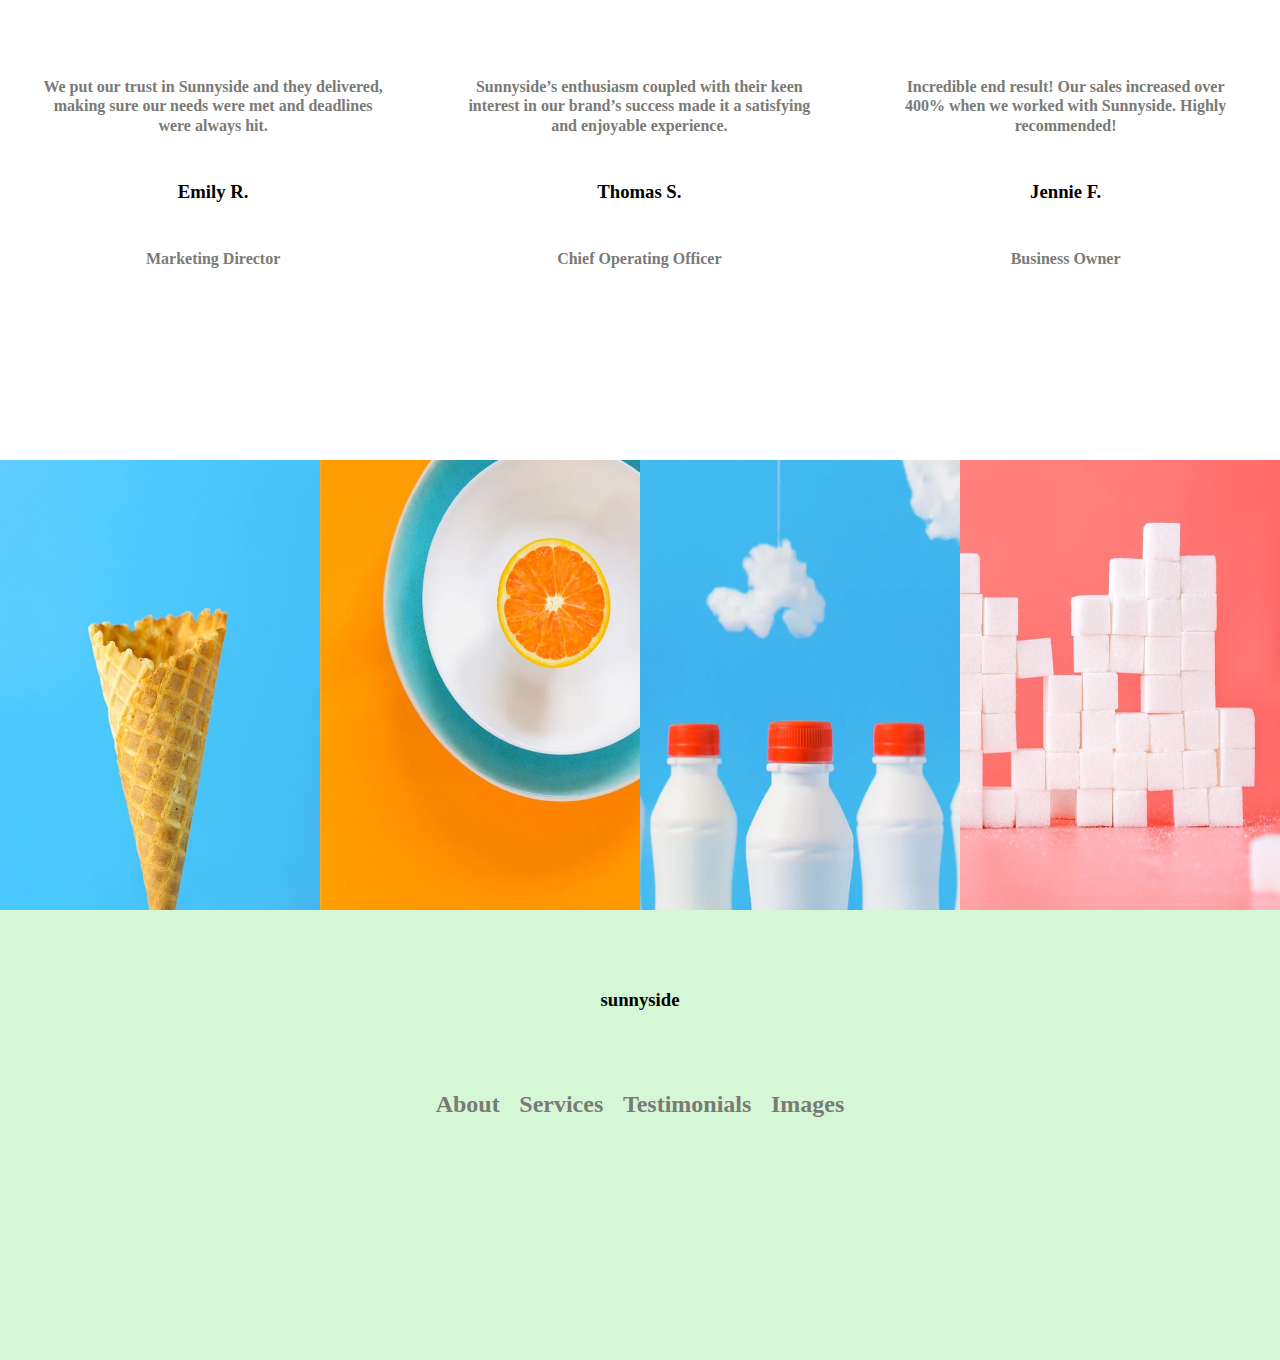
<file: sunnyside-agency-landing-page-main/index.html>
<!DOCTYPE html>
<html lang="en">
  <head>
    <meta charset="UTF-8" />
    <meta name="viewport" content="width=device-width, initial-scale=1.0" />
    <!-- displays site properly based on user's device -->
    <link
      rel="stylesheet"
      href="https://cdnjs.cloudflare.com/ajax/libs/font-awesome/5.15.3/css/all.min.css"
      integrity="sha512-iBBXm8fW90+nuLcSKlbmrPcLa0OT92xO1BIsZ+ywDWZCvqsWgccV3gFoRBv0z+8dLJgyAHIhR35VZc2oM/gI1w=="
      crossorigin="anonymous"
      referrerpolicy="no-referrer"
    />
    <link
      rel="icon"
      type="image/png"
      sizes="32x32"
      href="./images/favicon-32x32.png"
    />

    <link rel="stylesheet" href="styles.css" />

    <title>Frontend Mentor | Sunnyside agency landing page</title>
  </head>
  <body>
    <header id="header">
      <div id="navbar">
        <h1 id="logo">Sunnyside</h1>
        <nav>
          <ul>
            <li class="nav-item">
              <a class="nav-tag" id="about-item" href="#">About</a>
            </li>
            <li class="nav-item">
              <a class="nav-tag" id="services-item" href="#">Services</a>
            </li>
            <li class="nav-item">
              <a class="nav-tag" id="testimonials-item" href="#"
                >Testimonials</a
              >
            </li>
            <li class="nav-item">
              <a class="nav-tag" id="Images-item" href="#">Images</a>
            </li>

            <li class="nav-item">
              <a class="nav-tag" id="footer-item" href="#">Footer</a>
            </li>
          </ul>
        </nav>
      </div>
      <div id="heading">
        <h1 class="heading">WE ARE CREATIVES</h1>
        <img src="images/icon-arrow-down.svg" alt="down-arrow" />
      </div>
    </header>

    <main id="main">
      <section id="about">
        <div class="sub-section" id="section1">
          <article class="description">
            <h2>Transform Your Brand</h2>
            <p>
              We are a full-service creative agency specializing in helping
              <br />
              brands grow fast. Engage your clients through compelling <br />
              visuals that do most of the marketing for you
            </p>
          </article>
          <div id="egg-img" class="section-img"></div>
        </div>
        <div class="sub-section" id="section2">
          <div id="cup-img" class="section-img"></div>
          <article class="description">
            <h2>
              Stand Out To The Right <br />
              Audience
            </h2>
            <p>
              Using a collaborative formula of designers, researchers, <br />
              photographers, videographers, and copywriters, we’ll build <br />
              and extend your brand in digital places.
            </p>
          </article>
        </div>
      </section>
      <section id="services">
        <div id="service1" class="service">
          <h3>Graphic Design</h3>
          <p>
            Great design makes you memorable. We deliver artwork <br />
            that underscores your brand message and captures <br />
            potential clients’ attention.
          </p>
        </div>
        <div id="service2" class="service">
          <h3>Photography</h3>
          <p>
            Increase your credibility by getting the most stunning, <br />
            high-quality photos that improve your business image.
          </p>
        </div>
      </section>

      <section id="testimonials">
        <h2>CLIENT TESTIMONIALS</h2>
        <div id="clients">
          <div class="client" id="client1">
            <img
              class="testimonial-img"
              src="images/image-emily.jpg"
              alt="picture"
            />
            <p>
              We put our trust in Sunnyside and they delivered, <br />
              making sure our needs were met and deadlines <br />
              were always hit.
            </p>
            <h3>Emily R.</h3>
            <p>Marketing Director</p>
          </div>
          <div class="client" id="client2">
            <img
              class="testimonial-img"
              src="images/image-thomas.jpg"
              alt="picture"
            />
            <p>
              Sunnyside’s enthusiasm coupled with their keen <br />
              interest in our brand’s success made it a satisfying <br />
              and enjoyable experience.
            </p>
            <h3>Thomas S.</h3>
            <p>Chief Operating Officer</p>
          </div>
          <div class="client" id="client3">
            <img
              class="testimonial-img"
              src="images/image-jennie.jpg"
              alt="picture"
            />
            <p>
              Incredible end result! Our sales increased over <br />
              400% when we worked with Sunnyside. Highly <br />
              recommended!
            </p>
            <h3>Jennie F.</h3>
            <p>Business Owner</p>
          </div>
        </div>
      </section>
      <section id="images">
        <img
          class="gallery-img"
          src="images/desktop/image-gallery-cone.jpg"
          alt="image"
        />

        <img
          class="gallery-img"
          src="images/desktop/image-gallery-orange.jpg"
          alt="image"
        />
        <img
          class="gallery-img"
          src="images/desktop/image-gallery-milkbottles.jpg"
          alt="image"
        />
        <img
          class="gallery-img"
          src="images/desktop/image-gallery-sugarcubes.jpg"
          alt="image"
        />
      </section>
    </main>

    <footer id="footer">
      <h3 id="footer-heading">sunnyside</h3>
      <div class="container">
        <ul id="nav2">
          <li class="nav-item">
            <a class="nav-tag" id="about-item" href="#">About</a>
          </li>
          <li class="nav-item">
            <a class="nav-tag" id="services-item" href="#">Services</a>
          </li>
          <li class="nav-item">
            <a class="nav-tag" id="testimonials-item" href="#">Testimonials</a>
          </li>
          <li class="nav-item">
            <a class="nav-tag" id="Images-item" href="#">Images</a>
          </li>
        </ul>
      </div>
      <div class="container" id="icons">
        <i class="fab fa-facebook-square"></i>
        <i class="fab fa-instagram"></i>
        <i class="fab fa-twitter"></i>
        <i class="fab fa-tiktok"></i>
      </div>
    </footer>

    <script src="app.js"></script>
  </body>
</html>
</file>
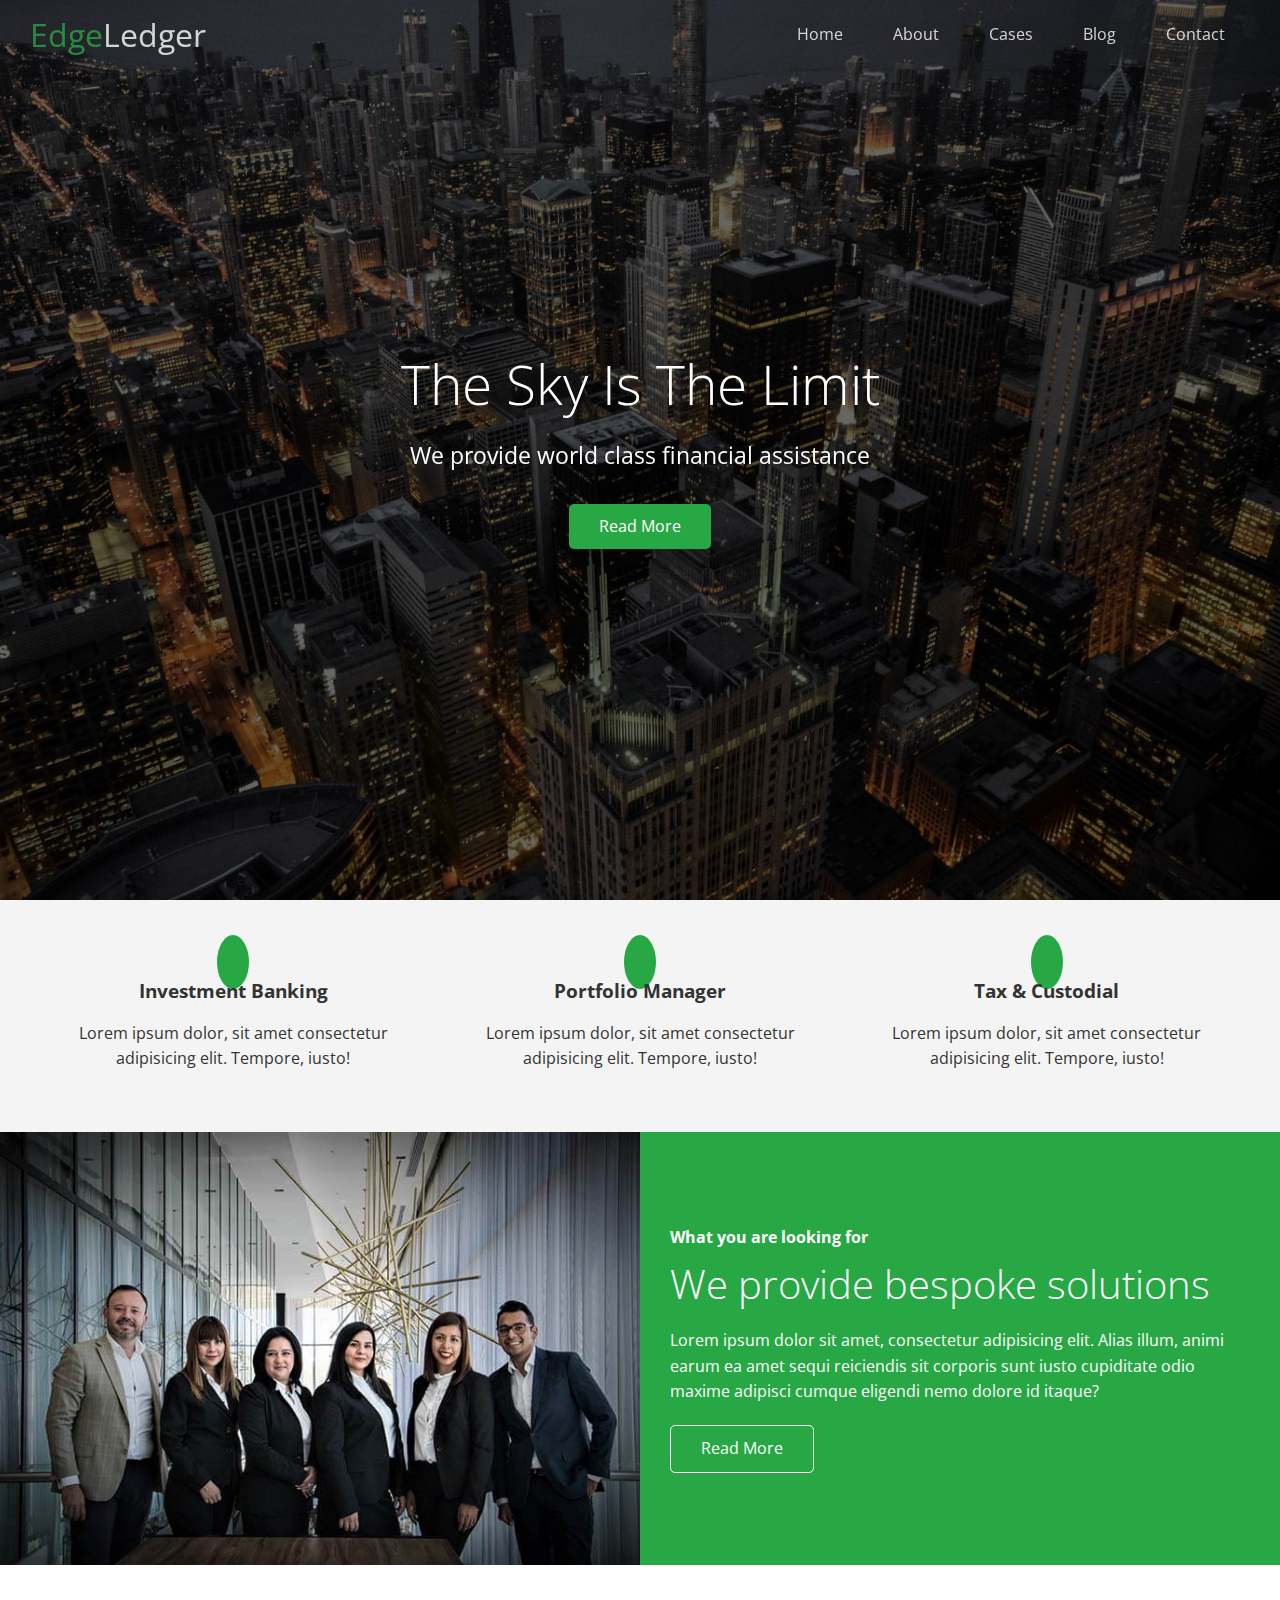
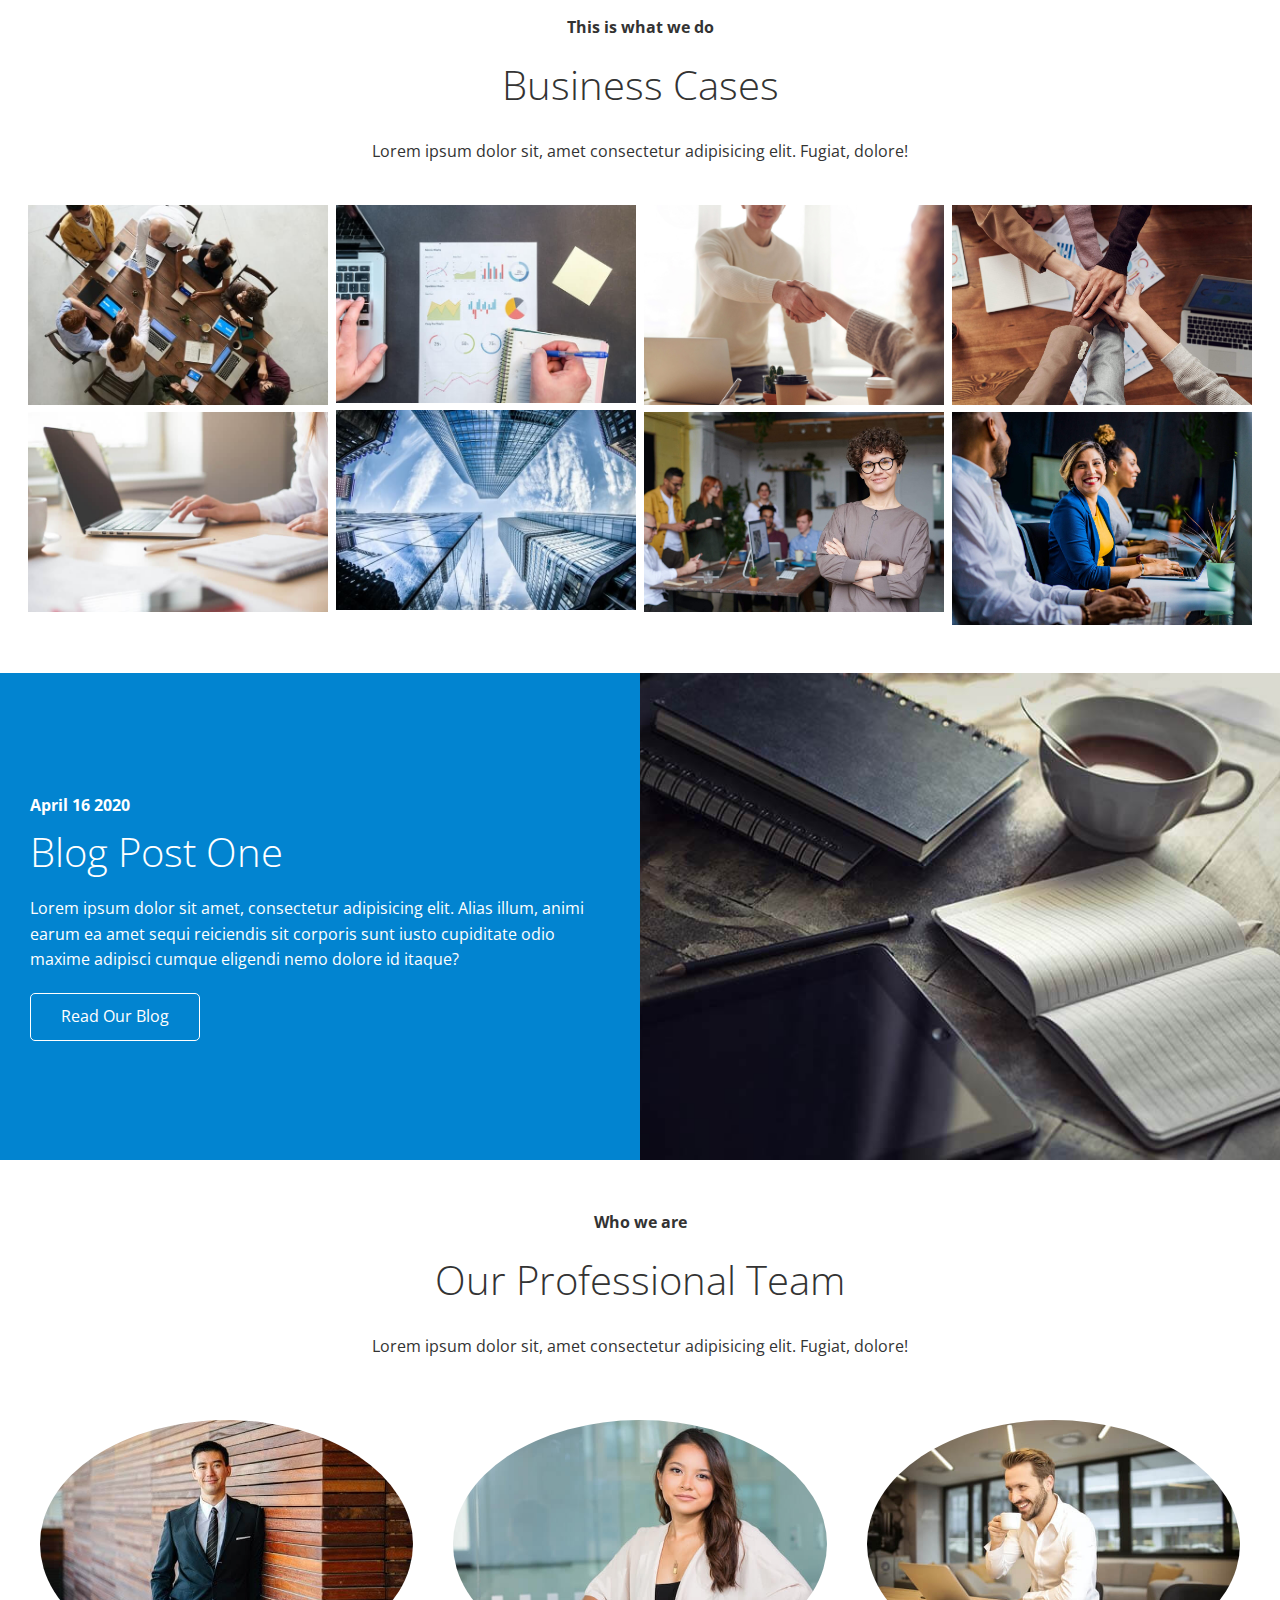
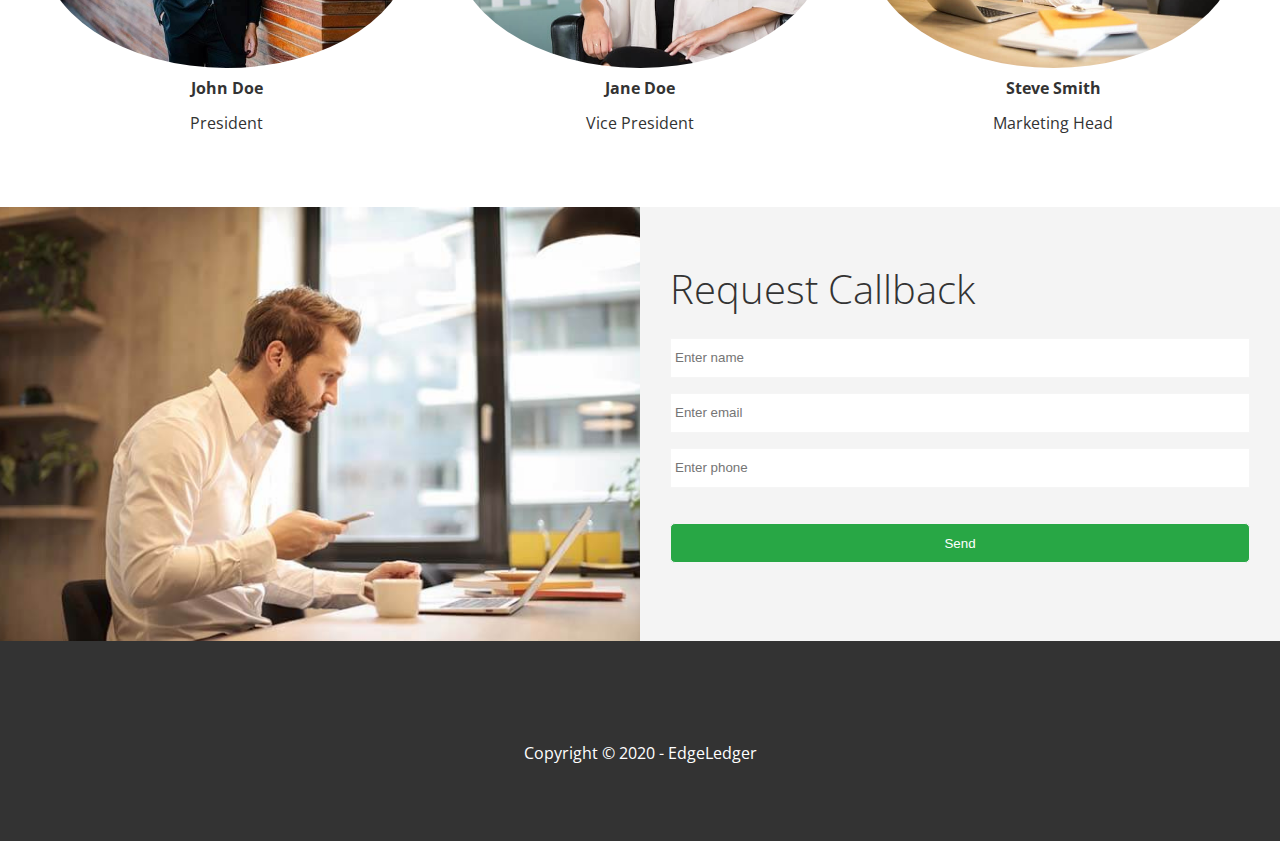
<file: edgeledger_website/edgeledger_website/index.html>
<!DOCTYPE html>
<html lang="en">
  <head>
    <meta charset="UTF-8" />
    <meta name="viewport" content="width=device-width, initial-scale=1.0" />
    <link rel="shortcut icon" type="image/x-icon" href="/favicon.ico" />
    <link
      rel="stylesheet"
      href="https://cdnjs.cloudflare.com/ajax/libs/font-awesome/5.13.0/css/all.min.css"
      integrity="sha256-h20CPZ0QyXlBuAw7A+KluUYx/3pK+c7lYEpqLTlxjYQ="
      crossorigin="anonymous"
    />
    <link rel="stylesheet" href="css/lightbox.min.css" />
    <link rel="stylesheet" href="css/utilities.css" />
    <link rel="stylesheet" href="css/style.css" />
    <title>Welcome To EdgeLedger</title>
  </head>
  <body id="home">
    <header class="hero">
      <div id="navbar" class="navbar top">
        <h1 class="logo">
          <span class="text-primary"><i class="fas fa-book-open"></i> Edge</span
          >Ledger
        </h1>
        <nav>
          <ul>
            <li><a href="#home">Home</a></li>
            <li><a href="#about">About</a></li>
            <li><a href="#cases">Cases</a></li>
            <li><a href="#blog">Blog</a></li>
            <li><a href="#contact">Contact</a></li>
          </ul>
        </nav>
      </div>

      <div class="content">
        <h1>The Sky Is The Limit</h1>
        <p>We provide world class financial assistance</p>
        <a href="#about" class="btn"
          ><i class="fas fa-chevron-right"></i> Read More</a
        >
      </div>
    </header>

    <main>
      <!-- About: Icons -->
      <section id="about" class="icons bg-light">
        <div class="flex-items">
          <div>
            <i class="fas fa-university fa-2x"></i>
            <div>
              <h3>Investment Banking</h3>
              <p>
                Lorem ipsum dolor, sit amet consectetur adipisicing elit.
                Tempore, iusto!
              </p>
            </div>
          </div>
          <div>
            <i class="fas fa-book-reader fa-2x"></i>
            <div>
              <h3>Portfolio Manager</h3>
              <p>
                Lorem ipsum dolor, sit amet consectetur adipisicing elit.
                Tempore, iusto!
              </p>
            </div>
          </div>
          <div>
            <i class="fas fa-pencil-alt fa-2x"></i>
            <div>
              <h3>Tax & Custodial</h3>
              <p>
                Lorem ipsum dolor, sit amet consectetur adipisicing elit.
                Tempore, iusto!
              </p>
            </div>
          </div>
        </div>
      </section>

      <!-- About:Solutions -->
      <section class="solutions flex-columns">
        <div class="row">
          <div class="column">
            <div class="column-1">
              <img src="images/home/people.jpg" alt="" />
            </div>
          </div>
          <div class="column">
            <div class="column-2 bg-primary">
              <h4>What you are looking for</h4>
              <h2>We provide bespoke solutions</h2>
              <p>
                Lorem ipsum dolor sit amet, consectetur adipisicing elit. Alias
                illum, animi earum ea amet sequi reiciendis sit corporis sunt
                iusto cupiditate odio maxime adipisci cumque eligendi nemo
                dolore id itaque?
              </p>
              <a href="#" class="btn btn-outline">
                <i class="fas fa-chevron"></i>
                Read More
              </a>
            </div>
          </div>
        </div>
      </section>

      <!-- Cases -->
      <section id="cases" class="cases flex-grid section-padding">
        <header class="section-header">
          <h4>This is what we do</h4>
          <h2>Business Cases</h2>
          <p>
            Lorem ipsum dolor sit, amet consectetur adipisicing elit. Fugiat,
            dolore!
          </p>
        </header>
        <div class="row">
          <div class="column">
            <a
              href="images/cases/cases1.jpg"
              data-lightbox="cases"
              data-title="Lorem ipsum dolor sit, amet consectetur adipisicing elit. Fugiat,
              dolore!"
            >
              <img src="images/cases/cases1.jpg" alt="" />
            </a>
            <a
              href="images/cases/cases2.jpg"
              data-lightbox="cases"
              data-title="Lorem ipsum dolor sit, amet consectetur adipisicing elit. Fugiat,
              dolore!"
            >
              <img src="images/cases/cases2.jpg" alt="" />
            </a>
          </div>
          <div class="column">
            <a
              href="images/cases/cases3.jpg"
              data-lightbox="cases"
              data-title="Lorem ipsum dolor sit, amet consectetur adipisicing elit. Fugiat,
            dolore!"
            >
              <img src="images/cases/cases3.jpg" alt="" />
            </a>
            <a
              href="images/cases/cases4.jpg"
              data-lightbox="cases"
              data-title="Lorem ipsum dolor sit, amet consectetur adipisicing elit. Fugiat,
              dolore!"
            >
              <img src="images/cases/cases4.jpg" alt="" />
            </a>
          </div>
          <div class="column">
            <a
              href="images/cases/cases5.jpg"
              data-lightbox="cases"
              data-title="Lorem ipsum dolor sit, amet consectetur adipisicing elit. Fugiat,
            dolore!"
            >
              <img src="images/cases/cases5.jpg" alt="" />
            </a>
            <a
              href="images/cases/cases6.jpg"
              data-lightbox="cases"
              data-title="Lorem ipsum dolor sit, amet consectetur adipisicing elit. Fugiat,
              dolore!"
            >
              <img src="images/cases/cases6.jpg" alt="" />
            </a>
          </div>
          <div class="column">
            <a
              href="images/cases/cases7.jpg"
              data-lightbox="cases"
              data-title="Lorem ipsum dolor sit, amet consectetur adipisicing elit. Fugiat,
            dolore!"
            >
              <img src="images/cases/cases7.jpg" alt="" />
            </a>
            <a
              href="images/cases/cases8.jpg"
              data-lightbox="cases"
              data-title="Lorem ipsum dolor sit, amet consectetur adipisicing elit. Fugiat,
              dolore!"
            >
              <img src="images/cases/cases8.jpg" alt="" />
            </a>
          </div>
        </div>
      </section>

      <!-- Blog -->
      <section id="blog" class="blog flex-columns flex-reverse">
        <div class="row">
          <div class="column">
            <div class="column-1">
              <img src="images/home/blog.jpg" alt="" />
            </div>
          </div>
          <div class="column">
            <div class="column-2 bg-secondary">
              <h4>April 16 2020</h4>
              <h2>Blog Post One</h2>
              <p>
                Lorem ipsum dolor sit amet, consectetur adipisicing elit. Alias
                illum, animi earum ea amet sequi reiciendis sit corporis sunt
                iusto cupiditate odio maxime adipisci cumque eligendi nemo
                dolore id itaque?
              </p>
              <a href="blog.html" class="btn btn-outline">
                <i class="fas fa-chevron"></i>
                Read Our Blog
              </a>
            </div>
          </div>
        </div>
      </section>

      <!-- Team -->
      <section id="team" class="team section-padding">
        <header class="section-header">
          <h4>Who we are</h4>
          <h2>Our Professional Team</h2>
          <p>
            Lorem ipsum dolor sit, amet consectetur adipisicing elit. Fugiat,
            dolore!
          </p>
        </header>
        <div class="flex-items">
          <div>
            <img src="images/team/person1.jpg" alt="" />
            <h4>John Doe</h4>
            <p>President</p>
          </div>
          <div>
            <img src="images/team/person2.jpg" alt="" />
            <h4>Jane Doe</h4>
            <p>Vice President</p>
          </div>
          <div>
            <img src="images/team/person3.jpg" alt="" />
            <h4>Steve Smith</h4>
            <p>Marketing Head</p>
          </div>
        </div>
      </section>

      <!-- Contact -->
      <section id="contact" class="contact flex-columns">
        <div class="row">
          <div class="column">
            <div class="column-1">
              <img src="images/home/contact.jpg" alt="" />
            </div>
          </div>
          <div class="column">
            <div class="column-2 bg-light">
              <h2>Request Callback</h2>
              <form action="" class="callback-form">
                <div class="form-control">
                  <label for="name"></label>
                  <input
                    type="text"
                    name="name"
                    id="name"
                    placeholder="Enter name"
                  />
                </div>
                <div class="form-control">
                  <label for="email"></label>
                  <input
                    type="email"
                    name="email"
                    id="email"
                    placeholder="Enter email"
                  />
                </div>
                <div class="form-control">
                  <label for="phone"></label>
                  <input
                    type="text"
                    name="phone"
                    id="phone"
                    placeholder="Enter phone"
                  />
                </div>
                <input type="submit" value="Send" id="submit" class="btn" />
              </form>
            </div>
          </div>
        </div>
      </section>
    </main>

    <footer class="footer bg-dark">
      <div class="social">
        <a href="#"><i class="fab fa-facebook fa-2x"></i></a>
        <a href="#"><i class="fab fa-twitter fa-2x"></i></a>
        <a href="#"><i class="fab fa-youtube fa-2x"></i></a>
        <a href="#"><i class="fab fa-linkedin fa-2x"></i></a>
      </div>
      <p>Copyright &copy; 2020 - EdgeLedger</p>
    </footer>

    <script
      src="https://code.jquery.com/jquery-3.5.0.min.js"
      integrity="sha256-xNzN2a4ltkB44Mc/Jz3pT4iU1cmeR0FkXs4pru/JxaQ="
      crossorigin="anonymous"
    ></script>
    <script src="js/lightbox.min.js"></script>
    <script>
      const navbar = document.getElementById('navbar');
      let scrolled = false;

      window.onscroll = function () {
        if (window.pageYOffset > 100) {
          navbar.classList.remove('top');
          if (!scrolled) {
            navbar.style.transform = 'translateY(-70px)';
          }
          setTimeout(function () {
            navbar.style.transform = 'translateY(0)';
            scrolled = true;
          }, 200);
        } else {
          navbar.classList.add('top');
          scrolled = false;
        }
      };

      // Smooth Scrolling
      $('#navbar a, .btn').on('click', function (e) {
        if (this.hash !== '') {
          e.preventDefault();

          const hash = this.hash;

          $('html, body').animate(
            {
              scrollTop: $(hash).offset().top - 100,
            },
            800
          );
        }
      });
    </script>
  </body>
</html>
</file>
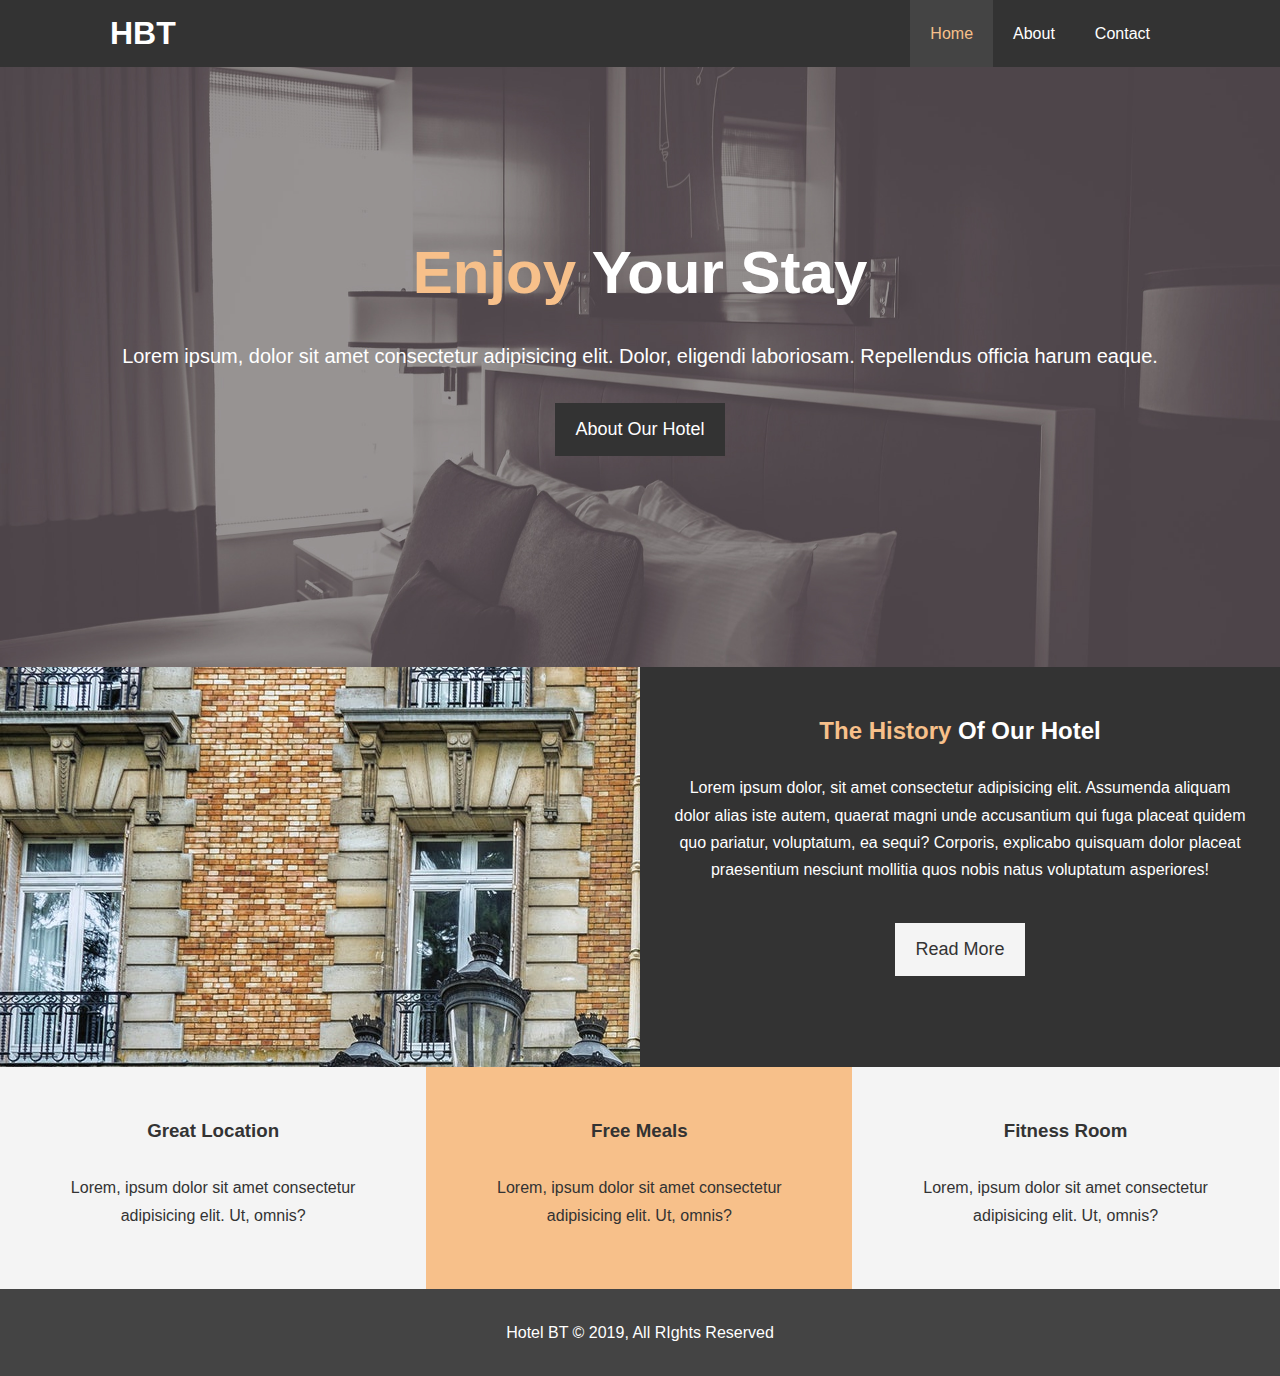
<file: hotel_website/hotel_website/index.html>
<!DOCTYPE html>
<html lang="en">
<head>
  <meta charset="UTF-8">
  <meta name="viewport" content="width=device-width, initial-scale=1.0">
  <meta http-equiv="X-UA-Compatible" content="ie=edge">
  <meta name="description" content="Welcome to the most extraordinary hotel in Boston Massachusetts">
  <meta name="keywords" content="hotel,boston hotel,new england hotel">
  <link rel="stylesheet" href="https://use.fontawesome.com/releases/v5.6.1/css/all.css" integrity="sha384-gfdkjb5BdAXd+lj+gudLWI+BXq4IuLW5IT+brZEZsLFm++aCMlF1V92rMkPaX4PP" crossorigin="anonymous">
  <link rel="stylesheet" href="css/style.css">
  <title>Hotel BT | Welcome</title>
</head>
<body>
  <header>
    <nav id="navbar">
      <div class="container">
        <h1 class="logo"><a href="index.html">HBT</a></h1>
        <ul>
          <li><a class="current" href="index.html">Home</a></li>
          <li><a href="about.html">About</a></li>
          <li><a href="contact.html">Contact</a></li>
        </ul>
      </div>
    </nav>

    <div id="showcase">
      <div class="container">
        <div class="showcase-content">
          <h1><span class="text-primary">Enjoy</span> Your Stay</h1>
          <p class="lead">Lorem ipsum, dolor sit amet consectetur adipisicing elit. Dolor, eligendi laboriosam. Repellendus officia harum eaque.</p>
          <a class="btn" href="about.html">About Our Hotel</a>
        </div>
      </div>
    </div>
  </header>

  <section id="home-info" class="bg-dark">
    <div class="info-img"></div>
    <div class="info-content">
      <h2><span class="text-primary">The History</span> Of Our Hotel</h2>
      <p>
          Lorem ipsum dolor, sit amet consectetur adipisicing elit. Assumenda
          aliquam dolor alias iste autem, quaerat magni unde accusantium qui
          fuga placeat quidem quo pariatur, voluptatum, ea sequi? Corporis,
          explicabo quisquam dolor placeat praesentium nesciunt mollitia quos
          nobis natus voluptatum asperiores!
      </p>
      <a href="about.html" class="btn btn-light">Read More</a>
    </div>
  </section>

  <section id="features">
    <div class="box bg-light">
      <i class="fas fa-hotel fa-3x"></i>
      <h3>Great Location</h3>
      <p>Lorem, ipsum dolor sit amet consectetur adipisicing elit. Ut, omnis?</p>
    </div>
    <div class="box bg-primary">
        <i class="fas fa-utensils fa-3x"></i>
        <h3>Free Meals</h3>
        <p>Lorem, ipsum dolor sit amet consectetur adipisicing elit. Ut, omnis?</p>
    </div>
    <div class="box bg-light">
        <i class="fas fa-dumbbell fa-3x"></i>
        <h3>Fitness Room</h3>
        <p>Lorem, ipsum dolor sit amet consectetur adipisicing elit. Ut, omnis?</p>
    </div>
  </section>

  <div class="clr"></div>

  <footer id="main-footer">
    <p>Hotel BT &copy; 2019, All RIghts Reserved</p>
  </footer>
</body>
</html>
</file>
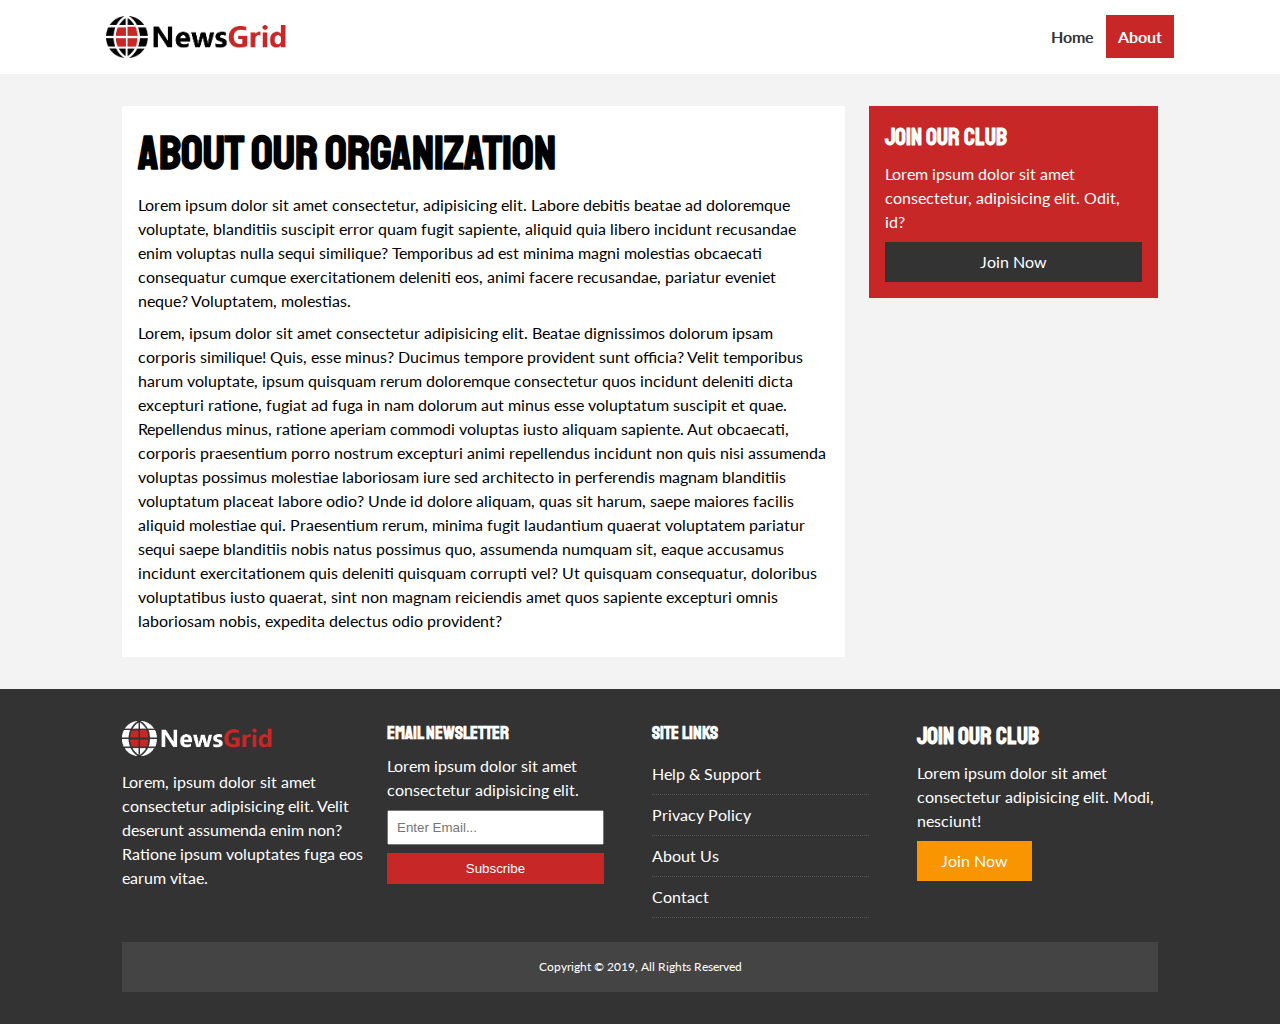
<file: newsgrid/about.html>
<!DOCTYPE html>
<html lang="en">
<head>
  <meta charset="UTF-8">
  <meta name="viewport" content="width=device-width, initial-scale=1.0">
  <meta http-equiv="X-UA-Compatible" content="ie=edge">
  <link rel="stylesheet" href="https://use.fontawesome.com/releases/v5.6.3/css/all.css" integrity="sha384-UHRtZLI+pbxtHCWp1t77Bi1L4ZtiqrqD80Kn4Z8NTSRyMA2Fd33n5dQ8lWUE00s/" crossorigin="anonymous">
  <link href="https://fonts.googleapis.com/css?family=Lato|Staatliches" rel="stylesheet">
  <link rel="stylesheet" href="css/style.css">
  <link rel="stylesheet" media="screen and (max-width: 768px)" href="css/mobile.css">
  <link rel="shortcut icon" type="image/x-icon" href="favicon.ico">
  <title>NewsGrid | About</title>
</head>
<body>
  <nav id="main-nav">
    <div class="container">
      <img src="img/logo.png" alt="NewsGrid" class="logo">
      <div class="social">
        <a href="http://facebook.com" target="_blank"><i class="fab fa-facebook fa-2x"></i></a>
        <a href="http://twitter.com" target="_blank"><i class="fab fa-twitter fa-2x"></i></a>
        <a href="http://instagram.com" target="_blank"><i class="fab fa-instagram fa-2x"></i></a>
        <a href="http://youtube.com" target="_blank"><i class="fab fa-youtube fa-2x"></i></a>
      </div>
      <ul>
        <li><a href="index.html">Home</a></li>
        <li><a class="current" href="about.html">About</a></li>
      </ul>
    </div>
  </nav>

  <section id="about">
    <div class="container">
      <div class="page-container">
        <article class="card">
          <h1 class="l-heading">About Our Organization</h1>
          <p>Lorem ipsum dolor sit amet consectetur, adipisicing elit. Labore debitis beatae ad doloremque voluptate, blanditiis suscipit error quam fugit sapiente, aliquid quia libero incidunt recusandae enim voluptas nulla sequi similique? Temporibus ad est minima magni molestias obcaecati consequatur cumque exercitationem deleniti eos, animi facere recusandae, pariatur eveniet neque? Voluptatem, molestias.</p>
          <p>Lorem, ipsum dolor sit amet consectetur adipisicing elit. Beatae dignissimos dolorum ipsam corporis similique! Quis, esse minus? Ducimus tempore provident sunt officia? Velit temporibus harum voluptate, ipsum quisquam rerum doloremque consectetur quos incidunt deleniti dicta excepturi ratione, fugiat ad fuga in nam dolorum aut minus esse voluptatum suscipit et quae. Repellendus minus, ratione aperiam commodi voluptas iusto aliquam sapiente. Aut obcaecati, corporis praesentium porro nostrum excepturi animi repellendus incidunt non quis nisi assumenda voluptas possimus molestiae laboriosam iure sed architecto in perferendis magnam blanditiis voluptatum placeat labore odio? Unde id dolore aliquam, quas sit harum, saepe maiores facilis aliquid molestiae qui. Praesentium rerum, minima fugit laudantium quaerat voluptatem pariatur sequi saepe blanditiis nobis natus possimus quo, assumenda numquam sit, eaque accusamus incidunt exercitationem quis deleniti quisquam corrupti vel? Ut quisquam consequatur, doloribus voluptatibus iusto quaerat, sint non magnam reiciendis amet quos sapiente excepturi omnis laboriosam nobis, expedita delectus odio provident?</p>
        </article>
        <aside class="card bg-primary">
          <h2>Join Our Club</h2>
          <p>Lorem ipsum dolor sit amet consectetur, adipisicing elit. Odit, id?</p>
          <a href="#" class="btn btn-dark btn-block">Join Now</a>
        </aside>
      </div>
    </div>
  </section>

  <!-- Footer -->
  <footer id="main-footer" class="py-2">
    <div class="container footer-container">
      <div>
        <img src="img/logo_light.png" alt="NewsGrid">
        <p>Lorem, ipsum dolor sit amet consectetur adipisicing elit. Velit deserunt assumenda enim non? Ratione ipsum voluptates fuga eos earum vitae.</p>
      </div>
      <div>
        <h3>Email Newsletter</h3>
        <p>Lorem ipsum dolor sit amet consectetur adipisicing elit.</p>
        <form>
          <input type="email" placeholder="Enter Email...">
          <input type="submit" value="Subscribe" class="btn btn-primary">
        </form>
      </div>
      <div>
        <h3>Site Links</h3>
        <ul class="list">
          <li><a href="#">Help & Support</a></li>
          <li><a href="#">Privacy Policy</a></li>
          <li><a href="#">About Us</a></li>
          <li><a href="#">Contact</a></li>
        </ul>
      </div>
      <div>
        <h2>Join Our Club</h2>
        <p>Lorem ipsum dolor sit amet consectetur adipisicing elit. Modi, nesciunt!</p>
        <a href="#" class="btn btn-secondary">Join Now</a>
      </div>
      <div>
        <p>
          Copyright &copy; 2019, All Rights Reserved
        </p>
      </div>
    </div>
  </footer>

</body>
</html>
</file>
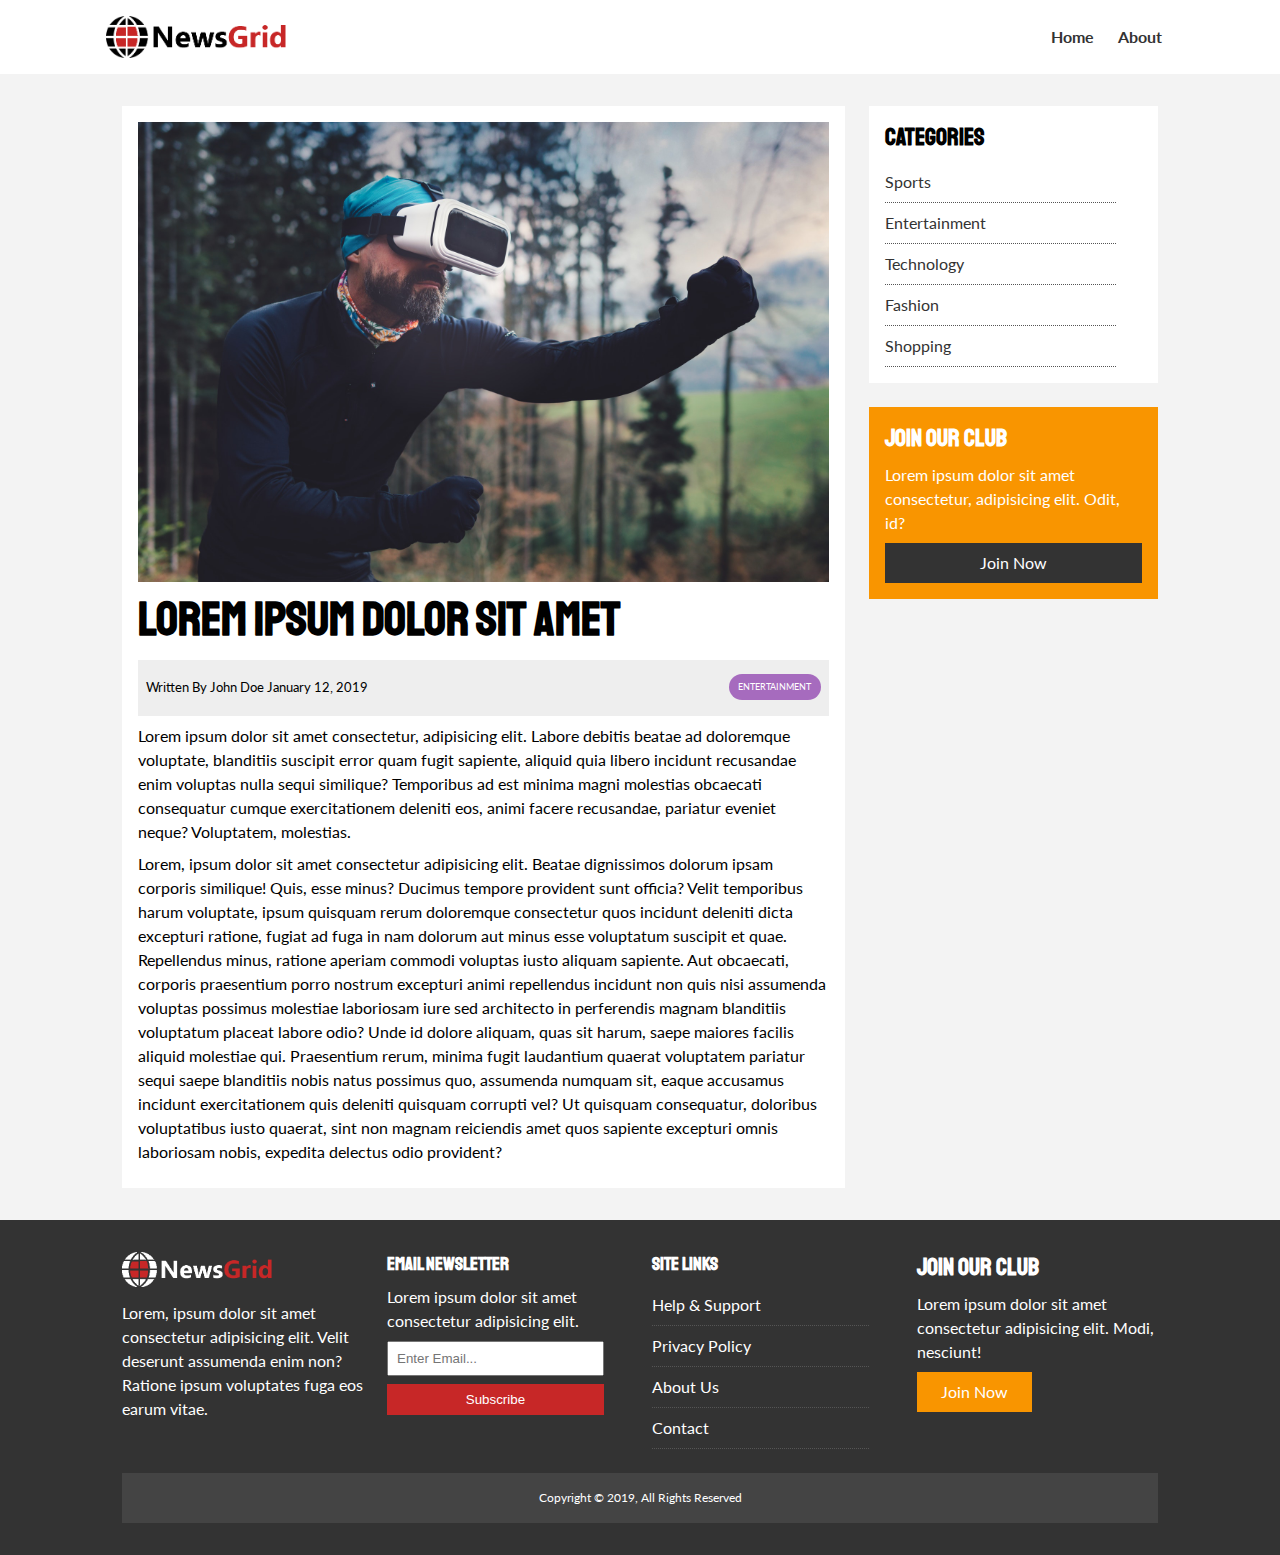
<file: newsgrid/article.html>
<!DOCTYPE html>
<html lang="en">
<head>
  <meta charset="UTF-8">
  <meta name="viewport" content="width=device-width, initial-scale=1.0">
  <meta http-equiv="X-UA-Compatible" content="ie=edge">
  <link rel="stylesheet" href="https://use.fontawesome.com/releases/v5.6.3/css/all.css" integrity="sha384-UHRtZLI+pbxtHCWp1t77Bi1L4ZtiqrqD80Kn4Z8NTSRyMA2Fd33n5dQ8lWUE00s/" crossorigin="anonymous">
  <link href="https://fonts.googleapis.com/css?family=Lato|Staatliches" rel="stylesheet">
  <link rel="stylesheet" href="css/style.css">
  <link rel="stylesheet" media="screen and (max-width: 768px)" href="css/mobile.css">
  <link rel="shortcut icon" type="image/x-icon" href="favicon.ico">
  <title>NewsGrid | Latest News</title>
</head>
<body>
  <nav id="main-nav">
    <div class="container">
      <img src="img/logo.png" alt="NewsGrid" class="logo">
      <div class="social">
        <a href="http://facebook.com" target="_blank"><i class="fab fa-facebook fa-2x"></i></a>
        <a href="http://twitter.com" target="_blank"><i class="fab fa-twitter fa-2x"></i></a>
        <a href="http://instagram.com" target="_blank"><i class="fab fa-instagram fa-2x"></i></a>
        <a href="http://youtube.com" target="_blank"><i class="fab fa-youtube fa-2x"></i></a>
      </div>
      <ul>
        <li><a href="index.html">Home</a></li>
        <li><a href="about.html">About</a></li>
      </ul>
    </div>
  </nav>

  <section id="article">
    <div class="container">
      <div class="page-container">
        <article class="card">
          <img src="img/articles/ent1.jpg" alt="">
          <h1 class="l-heading">Lorem ipsum dolor sit amet</h1>
          <div class="meta">
            <small>
              <i class="fas fa-user"></i> Written By John Doe January 12, 2019
            </small>
            <div class="category category-ent">Entertainment</div>
          </div>
          <p>Lorem ipsum dolor sit amet consectetur, adipisicing elit. Labore debitis beatae ad doloremque voluptate, blanditiis suscipit error quam fugit sapiente, aliquid quia libero incidunt recusandae enim voluptas nulla sequi similique? Temporibus ad est minima magni molestias obcaecati consequatur cumque exercitationem deleniti eos, animi facere recusandae, pariatur eveniet neque? Voluptatem, molestias.</p>
          <p>Lorem, ipsum dolor sit amet consectetur adipisicing elit. Beatae dignissimos dolorum ipsam corporis similique! Quis, esse minus? Ducimus tempore provident sunt officia? Velit temporibus harum voluptate, ipsum quisquam rerum doloremque consectetur quos incidunt deleniti dicta excepturi ratione, fugiat ad fuga in nam dolorum aut minus esse voluptatum suscipit et quae. Repellendus minus, ratione aperiam commodi voluptas iusto aliquam sapiente. Aut obcaecati, corporis praesentium porro nostrum excepturi animi repellendus incidunt non quis nisi assumenda voluptas possimus molestiae laboriosam iure sed architecto in perferendis magnam blanditiis voluptatum placeat labore odio? Unde id dolore aliquam, quas sit harum, saepe maiores facilis aliquid molestiae qui. Praesentium rerum, minima fugit laudantium quaerat voluptatem pariatur sequi saepe blanditiis nobis natus possimus quo, assumenda numquam sit, eaque accusamus incidunt exercitationem quis deleniti quisquam corrupti vel? Ut quisquam consequatur, doloribus voluptatibus iusto quaerat, sint non magnam reiciendis amet quos sapiente excepturi omnis laboriosam nobis, expedita delectus odio provident?</p>
        </article>

        <aside id="categories" class="card">
          <h2>Categories</h2>
          <ul class="list">
            <li><a href="#"><i class="fas fa-chevron-right"></i> Sports</a></li>
            <li><a href="#"><i class="fas fa-chevron-right"></i> Entertainment</a></li>
            <li><a href="#"><i class="fas fa-chevron-right"></i> Technology</a></li>
            <li><a href="#"><i class="fas fa-chevron-right"></i> Fashion</a></li>
            <li><a href="#"><i class="fas fa-chevron-right"></i> Shopping</a></li>
          </ul>
        </aside>

        <aside class="card bg-secondary">
          <h2>Join Our Club</h2>
          <p>Lorem ipsum dolor sit amet consectetur, adipisicing elit. Odit, id?</p>
          <a href="#" class="btn btn-dark btn-block">Join Now</a>
        </aside>
      </div>
    </div>
  </section>

  <!-- Footer -->
  <footer id="main-footer" class="py-2">
    <div class="container footer-container">
      <div>
        <img src="img/logo_light.png" alt="NewsGrid">
        <p>Lorem, ipsum dolor sit amet consectetur adipisicing elit. Velit deserunt assumenda enim non? Ratione ipsum voluptates fuga eos earum vitae.</p>
      </div>
      <div>
        <h3>Email Newsletter</h3>
        <p>Lorem ipsum dolor sit amet consectetur adipisicing elit.</p>
        <form>
          <input type="email" placeholder="Enter Email...">
          <input type="submit" value="Subscribe" class="btn btn-primary">
        </form>
      </div>
      <div>
        <h3>Site Links</h3>
        <ul class="list">
          <li><a href="#">Help & Support</a></li>
          <li><a href="#">Privacy Policy</a></li>
          <li><a href="#">About Us</a></li>
          <li><a href="#">Contact</a></li>
        </ul>
      </div>
      <div>
        <h2>Join Our Club</h2>
        <p>Lorem ipsum dolor sit amet consectetur adipisicing elit. Modi, nesciunt!</p>
        <a href="#" class="btn btn-secondary">Join Now</a>
      </div>
      <div>
        <p>
          Copyright &copy; 2019, All Rights Reserved
        </p>
      </div>
    </div>
  </footer>

</body>
</html>
</file>
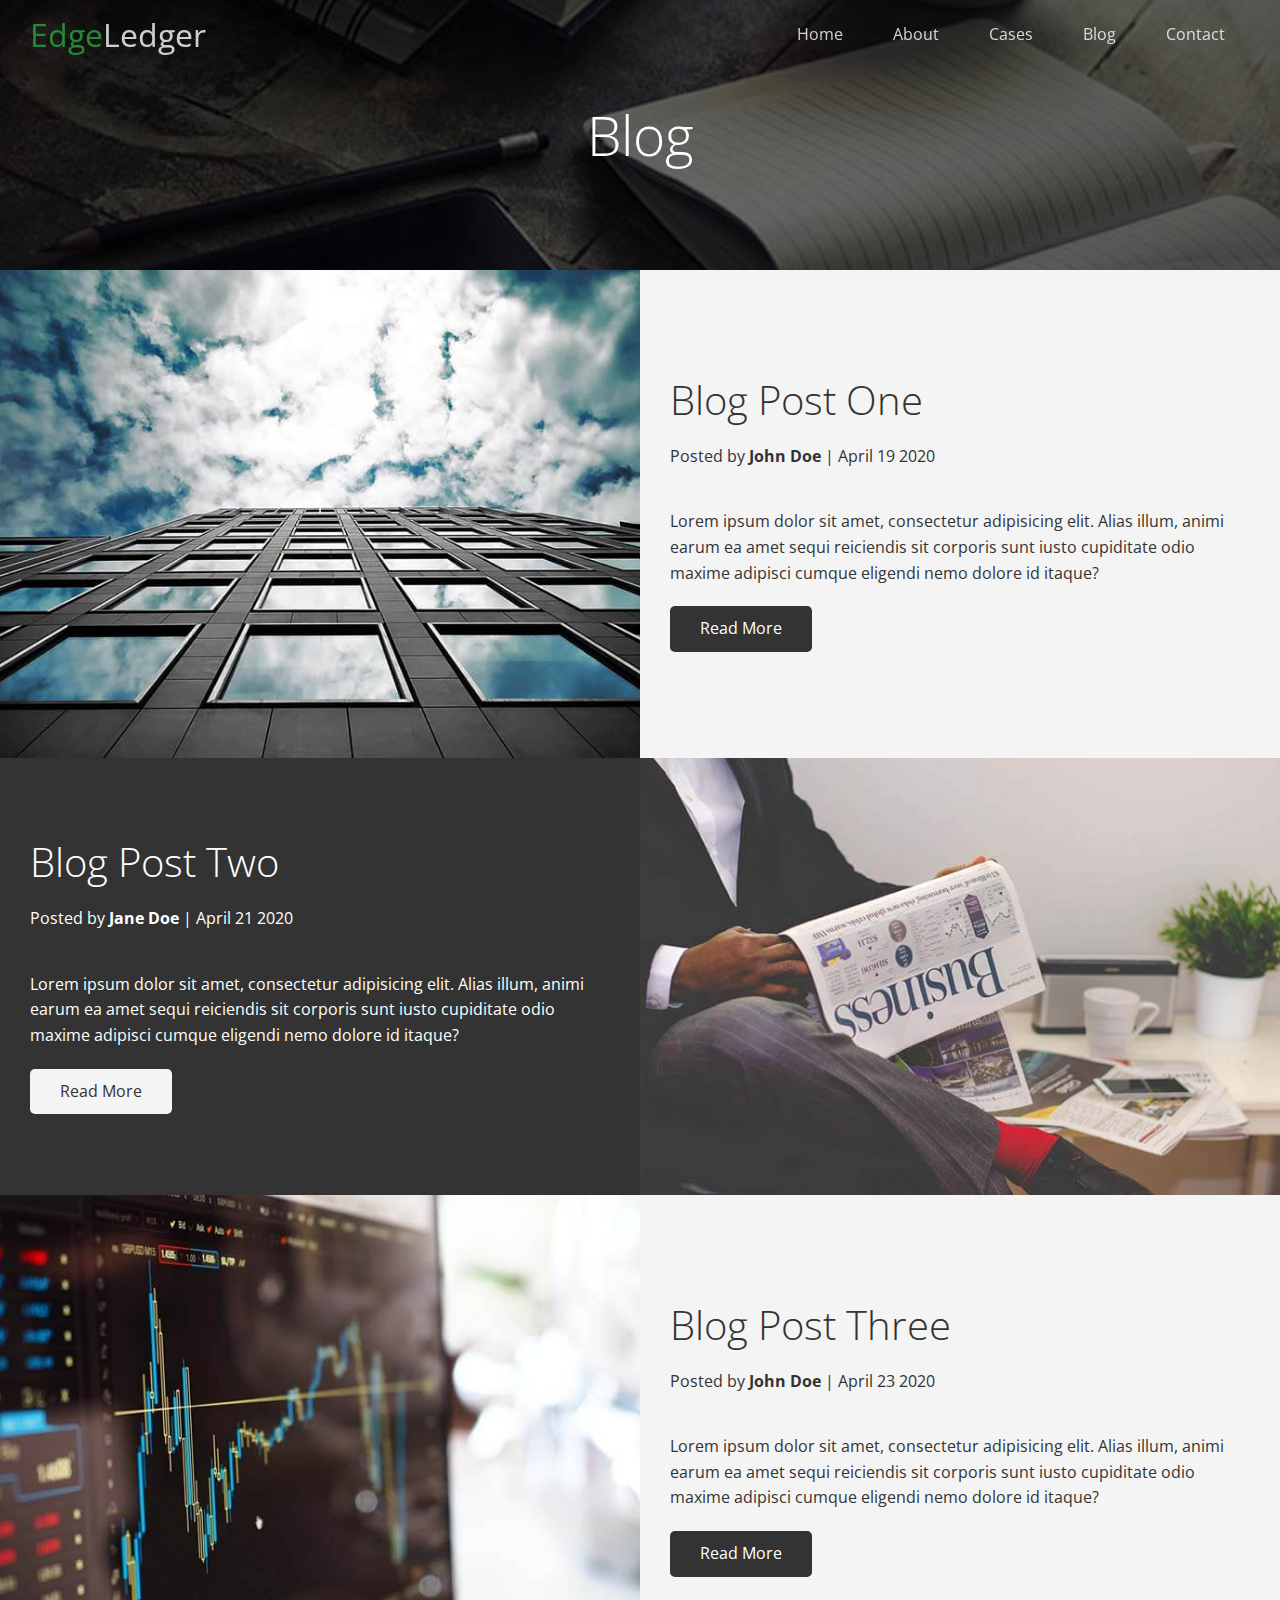
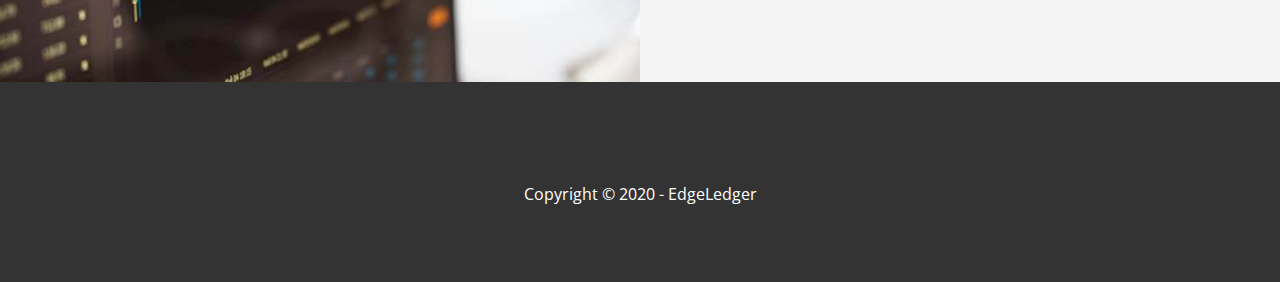
<file: edgeledger_website/edgeledger_website/blog.html>
<!DOCTYPE html>
<html lang="en">
  <head>
    <meta charset="UTF-8" />
    <meta name="viewport" content="width=device-width, initial-scale=1.0" />
    <link
      rel="stylesheet"
      href="https://cdnjs.cloudflare.com/ajax/libs/font-awesome/5.13.0/css/all.min.css"
      integrity="sha256-h20CPZ0QyXlBuAw7A+KluUYx/3pK+c7lYEpqLTlxjYQ="
      crossorigin="anonymous"
    />
    <link rel="stylesheet" href="css/utilities.css" />
    <link rel="stylesheet" href="css/style.css" />
    <title>Read Our Blog</title>
  </head>
  <body id="home">
    <header class="hero blog">
      <div id="navbar" class="navbar top">
        <h1 class="logo">
          <span class="text-primary"><i class="fas fa-book-open"></i> Edge</span
          >Ledger
        </h1>
        <nav>
          <ul>
            <li><a href="index.html">Home</a></li>
            <li><a href="index.html#about">About</a></li>
            <li><a href="index.html#cases">Cases</a></li>
            <li><a href="index.html#blog">Blog</a></li>
            <li><a href="index.html#contact">Contact</a></li>
          </ul>
        </nav>
      </div>

      <div class="content">
        <h1>Blog</h1>
      </div>
    </header>

    <main>
      <article class="flex-columns">
        <div class="row">
          <div class="column">
            <div class="column-1">
              <img src="images/blog/blog1.jpg" alt="" />
            </div>
          </div>
          <div class="column">
            <div class="column-2 bg-light">
              <h2>Blog Post One</h2>
              <p class="meta">
                <i class="fas fa-user"></i> Posted by
                <strong>John Doe</strong> | April 19 2020
              </p>
              <p>
                Lorem ipsum dolor sit amet, consectetur adipisicing elit. Alias
                illum, animi earum ea amet sequi reiciendis sit corporis sunt
                iusto cupiditate odio maxime adipisci cumque eligendi nemo
                dolore id itaque?
              </p>
              <a href="post.html" class="btn btn-dark">
                <i class="fas fa-chevron"></i>
                Read More
              </a>
            </div>
          </div>
        </div>
      </article>

      <article class="flex-columns flex-reverse">
        <div class="row">
          <div class="column">
            <div class="column-1">
              <img src="images/blog/blog2.jpg" alt="" />
            </div>
          </div>
          <div class="column">
            <div class="column-2 bg-dark">
              <h2>Blog Post Two</h2>
              <p class="meta">
                <i class="fas fa-user"></i> Posted by
                <strong>Jane Doe</strong> | April 21 2020
              </p>
              <p>
                Lorem ipsum dolor sit amet, consectetur adipisicing elit. Alias
                illum, animi earum ea amet sequi reiciendis sit corporis sunt
                iusto cupiditate odio maxime adipisci cumque eligendi nemo
                dolore id itaque?
              </p>
              <a href="post.html" class="btn btn-light">
                <i class="fas fa-chevron"></i>
                Read More
              </a>
            </div>
          </div>
        </div>
      </article>

      <article class="flex-columns">
        <div class="row">
          <div class="column">
            <div class="column-1">
              <img src="images/blog/blog3.jpg" alt="" />
            </div>
          </div>
          <div class="column">
            <div class="column-2 bg-light">
              <h2>Blog Post Three</h2>
              <p class="meta">
                <i class="fas fa-user"></i> Posted by
                <strong>John Doe</strong> | April 23 2020
              </p>
              <p>
                Lorem ipsum dolor sit amet, consectetur adipisicing elit. Alias
                illum, animi earum ea amet sequi reiciendis sit corporis sunt
                iusto cupiditate odio maxime adipisci cumque eligendi nemo
                dolore id itaque?
              </p>
              <a href="post.html" class="btn btn-dark">
                <i class="fas fa-chevron"></i>
                Read More
              </a>
            </div>
          </div>
        </div>
      </article>
    </main>

    <footer class="footer bg-dark">
      <div class="social">
        <a href="#"><i class="fab fa-facebook fa-2x"></i></a>
        <a href="#"><i class="fab fa-twitter fa-2x"></i></a>
        <a href="#"><i class="fab fa-youtube fa-2x"></i></a>
        <a href="#"><i class="fab fa-linkedin fa-2x"></i></a>
      </div>
      <p>Copyright &copy; 2020 - EdgeLedger</p>
    </footer>

    <script>
      const navbar = document.getElementById('navbar');
      let scrolled = false;

      window.onscroll = function () {
        if (window.pageYOffset > 100) {
          navbar.classList.remove('top');
          if (!scrolled) {
            navbar.style.transform = 'translateY(-70px)';
          }
          setTimeout(function () {
            navbar.style.transform = 'translateY(0)';
            scrolled = true;
          }, 200);
        } else {
          navbar.classList.add('top');
          scrolled = false;
        }
      };
    </script>
  </body>
</html>
</file>
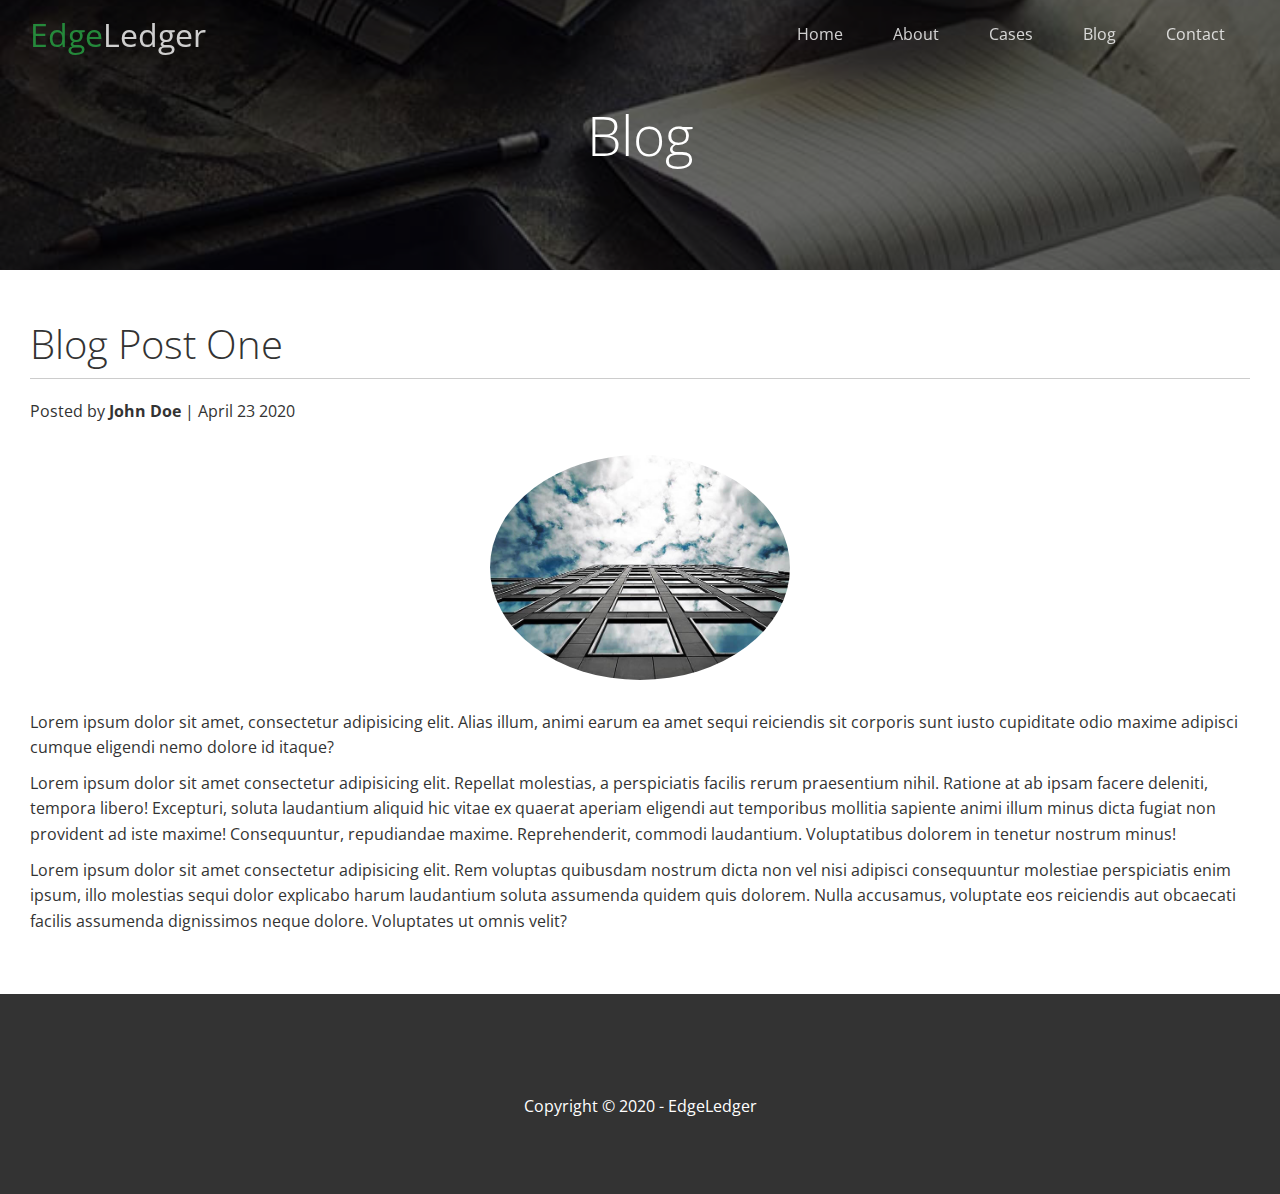
<file: edgeledger_website/edgeledger_website/post.html>
<!DOCTYPE html>
<html lang="en">
  <head>
    <meta charset="UTF-8" />
    <meta name="viewport" content="width=device-width, initial-scale=1.0" />
    <link
      rel="stylesheet"
      href="https://cdnjs.cloudflare.com/ajax/libs/font-awesome/5.13.0/css/all.min.css"
      integrity="sha256-h20CPZ0QyXlBuAw7A+KluUYx/3pK+c7lYEpqLTlxjYQ="
      crossorigin="anonymous"
    />
    <link rel="stylesheet" href="css/utilities.css" />
    <link rel="stylesheet" href="css/style.css" />
    <title>Post One</title>
  </head>
  <body id="home">
    <header class="hero blog">
      <div id="navbar" class="navbar top">
        <h1 class="logo">
          <span class="text-primary"><i class="fas fa-book-open"></i> Edge</span
          >Ledger
        </h1>
        <nav>
          <ul>
            <li><a href="index.html">Home</a></li>
            <li><a href="index.html#about">About</a></li>
            <li><a href="index.html#cases">Cases</a></li>
            <li><a href="index.html#blog">Blog</a></li>
            <li><a href="index.html#contact">Contact</a></li>
          </ul>
        </nav>
      </div>

      <div class="content">
        <h1>Blog</h1>
      </div>
    </header>

    <main>
      <section class="post">
        <h2>Blog Post One</h2>
        <p class="meta">
          <i class="fas fa-user"></i> Posted by <strong>John Doe</strong> |
          April 23 2020
        </p>
        <img src="images/blog/blog1.jpg" alt="" />
        <p>
          Lorem ipsum dolor sit amet, consectetur adipisicing elit. Alias illum,
          animi earum ea amet sequi reiciendis sit corporis sunt iusto
          cupiditate odio maxime adipisci cumque eligendi nemo dolore id itaque?
        </p>
        <p>
          Lorem ipsum dolor sit amet consectetur adipisicing elit. Repellat
          molestias, a perspiciatis facilis rerum praesentium nihil. Ratione at
          ab ipsam facere deleniti, tempora libero! Excepturi, soluta laudantium
          aliquid hic vitae ex quaerat aperiam eligendi aut temporibus mollitia
          sapiente animi illum minus dicta fugiat non provident ad iste maxime!
          Consequuntur, repudiandae maxime. Reprehenderit, commodi laudantium.
          Voluptatibus dolorem in tenetur nostrum minus!
        </p>
        <p>
          Lorem ipsum dolor sit amet consectetur adipisicing elit. Rem voluptas
          quibusdam nostrum dicta non vel nisi adipisci consequuntur molestiae
          perspiciatis enim ipsum, illo molestias sequi dolor explicabo harum
          laudantium soluta assumenda quidem quis dolorem. Nulla accusamus,
          voluptate eos reiciendis aut obcaecati facilis assumenda dignissimos
          neque dolore. Voluptates ut omnis velit?
        </p>
      </section>
    </main>

    <footer class="footer bg-dark">
      <div class="social">
        <a href="#"><i class="fab fa-facebook fa-2x"></i></a>
        <a href="#"><i class="fab fa-twitter fa-2x"></i></a>
        <a href="#"><i class="fab fa-youtube fa-2x"></i></a>
        <a href="#"><i class="fab fa-linkedin fa-2x"></i></a>
      </div>
      <p>Copyright &copy; 2020 - EdgeLedger</p>
    </footer>

    <script>
      const navbar = document.getElementById('navbar');
      let scrolled = false;

      window.onscroll = function () {
        if (window.pageYOffset > 100) {
          navbar.classList.remove('top');
          if (!scrolled) {
            navbar.style.transform = 'translateY(-70px)';
          }
          setTimeout(function () {
            navbar.style.transform = 'translateY(0)';
            scrolled = true;
          }, 200);
        } else {
          navbar.classList.add('top');
          scrolled = false;
        }
      };
    </script>
  </body>
</html>
</file>
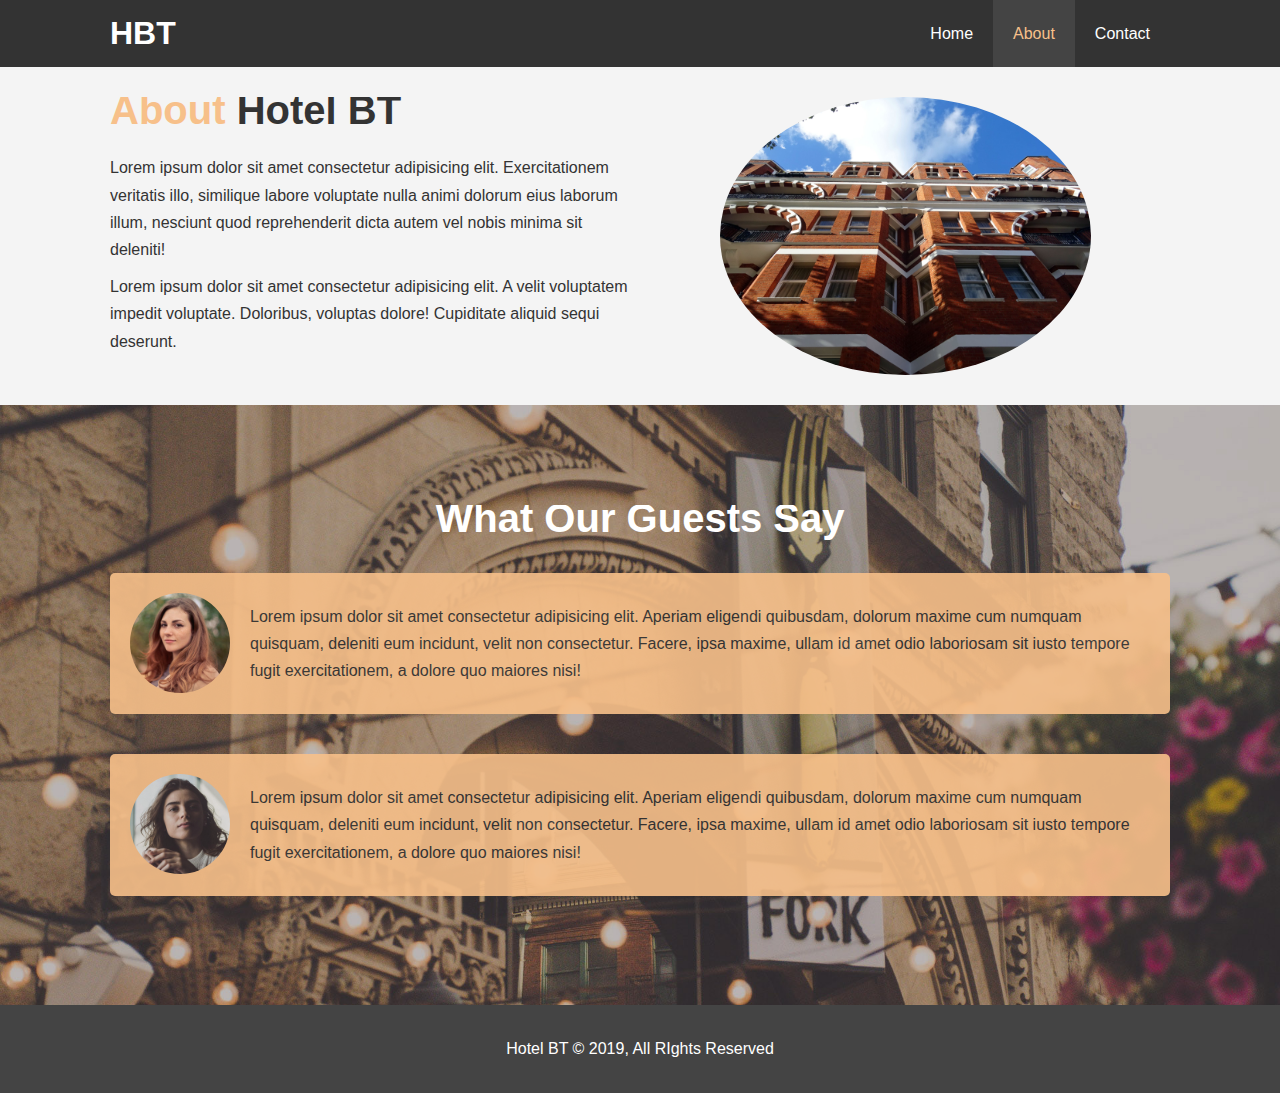
<file: hotel_website/hotel_website/about.html>
<!DOCTYPE html>
<html lang="en">
<head>
  <meta charset="UTF-8">
  <meta name="viewport" content="width=device-width, initial-scale=1.0">
  <meta http-equiv="X-UA-Compatible" content="ie=edge">
  <meta name="description" content="Welcome to the most extraordinary hotel in Boston Massachusetts">
  <meta name="keywords" content="hotel,boston hotel,new england hotel">
  <link rel="stylesheet" href="css/style.css">
  <title>Hotel BT | About</title>
</head>
<body>
  <header>
    <nav id="navbar">
      <div class="container">
        <h1 class="logo"><a href="index.html">HBT</a></h1>
        <ul>
          <li><a href="index.html">Home</a></li>
          <li><a class="current" href="about.html">About</a></li>
          <li><a href="contact.html">Contact</a></li>
        </ul>
      </div>
    </nav>
  </header>

  <section id="about-info" class="bg-light py-3">
    <div class="container">
      <div class="info-left">
        <h1 class="l-heading"><span class="text-primary">About</span> Hotel BT</h1>
        <p>Lorem ipsum dolor sit amet consectetur adipisicing elit. Exercitationem veritatis illo, similique labore voluptate nulla animi dolorum eius laborum illum, nesciunt quod reprehenderit dicta autem vel nobis minima sit deleniti!</p>
        <p>Lorem ipsum dolor sit amet consectetur adipisicing elit. A velit voluptatem impedit voluptate. Doloribus, voluptas dolore! Cupiditate aliquid sequi deserunt.</p>
      </div>
      <div class="info-right">
        <img src="./img/photo-2.jpg" alt="hotel">
      </div>
    </div>
  </section>

  <div class="clr"></div>

  <section id="testimonials" class="py-3">
    <div class="container">
      <h2 class="l-heading">What Our Guests Say</h2>
      <div class="testimonial bg-primary">
        <img src="./img/person-1.jpg" alt="Samantha">
        <p>Lorem ipsum dolor sit amet consectetur adipisicing elit. Aperiam eligendi quibusdam, dolorum maxime cum numquam quisquam, deleniti eum incidunt, velit non consectetur. Facere, ipsa maxime, ullam id amet odio laboriosam sit iusto tempore fugit exercitationem, a dolore quo maiores nisi!</p>
      </div>

      <div class="testimonial bg-primary">
          <img src="./img/person-2.jpg" alt="Jen">
          <p>Lorem ipsum dolor sit amet consectetur adipisicing elit. Aperiam eligendi quibusdam, dolorum maxime cum numquam quisquam, deleniti eum incidunt, velit non consectetur. Facere, ipsa maxime, ullam id amet odio laboriosam sit iusto tempore fugit exercitationem, a dolore quo maiores nisi!</p>
        </div>
    </div>
  </section>

  <footer id="main-footer">
    <p>Hotel BT &copy; 2019, All RIghts Reserved</p>
  </footer>
</body>
</html>
</file>
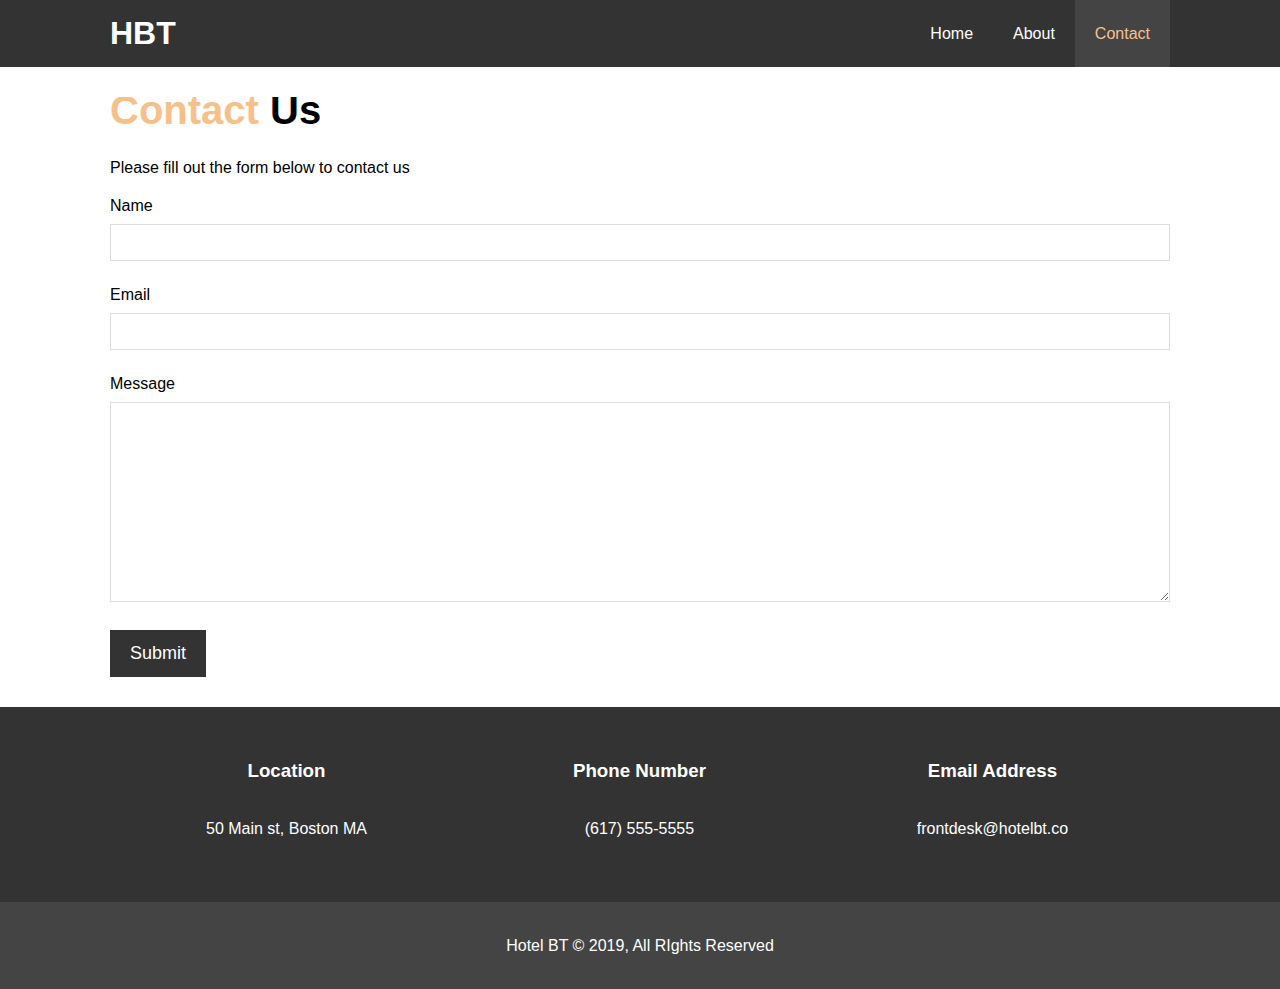
<file: hotel_website/hotel_website/contact.html>
<!DOCTYPE html>
<html lang="en">
  <head>
    <meta charset="UTF-8" />
    <meta name="viewport" content="width=device-width, initial-scale=1.0" />
    <meta http-equiv="X-UA-Compatible" content="ie=edge" />
    <meta
      name="description"
      content="Welcome to the most extraordinary hotel in Boston Massachusetts"
    />
    <meta name="keywords" content="hotel,boston hotel,new england hotel" />
    <link
      rel="stylesheet"
      href="https://use.fontawesome.com/releases/v5.6.1/css/all.css"
      integrity="sha384-gfdkjb5BdAXd+lj+gudLWI+BXq4IuLW5IT+brZEZsLFm++aCMlF1V92rMkPaX4PP"
      crossorigin="anonymous"
    />
    <link rel="stylesheet" href="css/style.css" />
    <title>Hotel BT | Contact</title>
  </head>
  <body>
    <header>
      <nav id="navbar">
        <div class="container">
          <h1 class="logo"><a href="index.html">HBT</a></h1>
          <ul>
            <li><a href="index.html">Home</a></li>
            <li><a href="about.html">About</a></li>
            <li><a class="current" href="contact.html">Contact</a></li>
          </ul>
        </div>
      </nav>
    </header>

    <section id="contact-form" class="py-3">
      <div class="container">
        <h1 class="l-heading"><span class="text-primary">Contact</span> Us</h1>
        <p>Please fill out the form below to contact us</p>
        <form action="process.php">
          <div class="form-group">
            <label for="name">Name</label>
            <input type="text" name="name" id="name" />
          </div>
          <div class="form-group">
            <label for="email">Email</label>
            <input type="email" name="email" id="email" />
          </div>
          <div class="form-group">
            <label for="message">Message</label>
            <textarea name="message" id="message"></textarea>
          </div>
          <button type="submit" class="btn">Submit</button>
        </form>
      </div>
    </section>

    <section id="contact-info" class="bg-dark">
      <div class="container">
        <div class="box">
          <i class="fas fa-hotel fa-3x"></i>
          <h3>Location</h3>
          <p>50 Main st, Boston MA</p>
        </div>
        <div class="box">
          <i class="fas fa-phone fa-3x"></i>
          <h3>Phone Number</h3>
          <p>(617) 555-5555</p>
        </div>
        <div class="box">
          <i class="fas fa-envelope fa-3x"></i>
          <h3>Email Address</h3>
          <p>frontdesk@hotelbt.co</p>
        </div>
      </div>
    </section>

    <footer id="main-footer">
      <p>Hotel BT &copy; 2019, All RIghts Reserved</p>
    </footer>
  </body>
</html>
</file>
<file: Bankist/style.css>
/* The page is NOT responsive. You can implement responsiveness yourself if you wanna have some fun 😃 */

:root {
  --color-primary: #5ec576;
  --color-secondary: #ffcb03;
  --color-tertiary: #ff585f;
  --color-primary-darker: #4bbb7d;
  --color-secondary-darker: #ffbb00;
  --color-tertiary-darker: #fd424b;
  --color-primary-opacity: #5ec5763a;
  --color-secondary-opacity: #ffcd0331;
  --color-tertiary-opacity: #ff58602d;
  --gradient-primary: linear-gradient(to top left, #39b385, #9be15d);
  --gradient-secondary: linear-gradient(to top left, #ffb003, #ffcb03);
}

* {
  margin: 0;
  padding: 0;
  box-sizing: inherit;
}

html {
  font-size: 62.5%;
  box-sizing: border-box;
}

body {
  font-family: 'Poppins', sans-serif;
  font-weight: 300;
  color: #444;
  line-height: 1.9;
  background-color: #f3f3f3;
}

/* GENERAL ELEMENTS */
.section {
  padding: 15rem 3rem;
  border-top: 1px solid #ddd;

  transition: transform 1s, opacity 1s;
}

.section--hidden {
  opacity: 0;
  transform: translateY(8rem);
}

.section__title {
  max-width: 80rem;
  margin: 0 auto 8rem auto;
}

.section__description {
  font-size: 1.8rem;
  font-weight: 600;
  text-transform: uppercase;
  color: var(--color-primary);
  margin-bottom: 1rem;
}

.section__header {
  font-size: 4rem;
  line-height: 1.3;
  font-weight: 500;
}

.btn {
  display: inline-block;
  background-color: var(--color-primary);
  font-size: 1.6rem;
  font-family: inherit;
  font-weight: 500;
  border: none;
  padding: 1.25rem 4.5rem;
  border-radius: 10rem;
  cursor: pointer;
  transition: all 0.3s;
}

.btn:hover {
  background-color: var(--color-primary-darker);
}

.btn--text {
  display: inline-block;
  background: none;
  font-size: 1.7rem;
  font-family: inherit;
  font-weight: 500;
  color: var(--color-primary);
  border: none;
  border-bottom: 1px solid currentColor;
  padding-bottom: 2px;
  cursor: pointer;
  transition: all 0.3s;
}

p {
  color: #666;
}

/* This is BAD for accessibility! Don't do in the real world! */
button:focus {
  outline: none;
}

img {
  transition: filter 0.5s;
}

.lazy-img {
  filter: blur(20px);
}

/* NAVIGATION */
.nav {
  display: flex;
  justify-content: space-between;
  align-items: center;
  height: 9rem;
  width: 100%;
  padding: 0 6rem;
  z-index: 100;
}

/* nav and stickly class at the same time */
.nav.sticky {
  position: fixed;
  background-color: rgba(255, 255, 255, 0.95);
}

.nav__logo {
  height: 4.5rem;
  transition: all 0.3s;
}

.nav__links {
  display: flex;
  align-items: center;
  list-style: none;
}

.nav__item {
  margin-left: 4rem;
}

.nav__link:link,
.nav__link:visited {
  font-size: 1.7rem;
  font-weight: 400;
  color: inherit;
  text-decoration: none;
  display: block;
  transition: all 0.3s;
}

.nav__link--btn:link,
.nav__link--btn:visited {
  padding: 0.8rem 2.5rem;
  border-radius: 3rem;
  background-color: var(--color-primary);
  color: #222;
}

.nav__link--btn:hover,
.nav__link--btn:active {
  color: inherit;
  background-color: var(--color-primary-darker);
  color: #333;
}

/* HEADER */
.header {
  padding: 0 3rem;
  height: 100vh;
  display: flex;
  flex-direction: column;
  align-items: center;
}

.header__title {
  flex: 1;

  max-width: 115rem;
  display: grid;
  grid-template-columns: 3fr 2fr;
  row-gap: 3rem;
  align-content: center;
  justify-content: center;

  align-items: start;
  justify-items: start;
}

h1 {
  font-size: 5.5rem;
  line-height: 1.35;
}

h4 {
  font-size: 2.4rem;
  font-weight: 500;
}

.header__img {
  width: 100%;
  grid-column: 2 / 3;
  grid-row: 1 / span 4;
  transform: translateY(-6rem);
}

.highlight {
  position: relative;
}

.highlight::after {
  display: block;
  content: '';
  position: absolute;
  bottom: 0;
  left: 0;
  height: 100%;
  width: 100%;
  z-index: -1;
  opacity: 0.7;
  transform: scale(1.07, 1.05) skewX(-15deg);
  background-image: var(--gradient-primary);
}

/* FEATURES */
.features {
  display: grid;
  grid-template-columns: 1fr 1fr;
  gap: 4rem;
  margin: 0 12rem;
}

.features__img {
  width: 100%;
}

.features__feature {
  align-self: center;
  justify-self: center;
  width: 70%;
  font-size: 1.5rem;
}

.features__icon {
  display: flex;
  align-items: center;
  justify-content: center;
  background-color: var(--color-primary-opacity);
  height: 5.5rem;
  width: 5.5rem;
  border-radius: 50%;
  margin-bottom: 2rem;
}

.features__icon svg {
  height: 2.5rem;
  width: 2.5rem;
  fill: var(--color-primary);
}

.features__header {
  font-size: 2rem;
  margin-bottom: 1rem;
}

/* OPERATIONS */
.operations {
  max-width: 100rem;
  margin: 12rem auto 0 auto;

  background-color: #fff;
}

.operations__tab-container {
  display: flex;
  justify-content: center;
}

.operations__tab {
  margin-right: 2.5rem;
  transform: translateY(-50%);
}

.operations__tab span {
  margin-right: 1rem;
  font-weight: 600;
  display: inline-block;
}

.operations__tab--1 {
  background-color: var(--color-secondary);
}

.operations__tab--1:hover {
  background-color: var(--color-secondary-darker);
}

.operations__tab--3 {
  background-color: var(--color-tertiary);
  margin: 0;
}

.operations__tab--3:hover {
  background-color: var(--color-tertiary-darker);
}

.operations__tab--active {
  transform: translateY(-66%);
}

.operations__content {
  display: none;

  /* JUST PRESENTATIONAL */
  font-size: 1.7rem;
  padding: 2.5rem 7rem 6.5rem 7rem;
}

.operations__content--active {
  display: grid;
  grid-template-columns: 7rem 1fr;
  column-gap: 3rem;
  row-gap: 0.5rem;
}

.operations__header {
  font-size: 2.25rem;
  font-weight: 500;
  align-self: center;
}

.operations__icon {
  display: flex;
  align-items: center;
  justify-content: center;
  height: 7rem;
  width: 7rem;
  border-radius: 50%;
}

.operations__icon svg {
  height: 2.75rem;
  width: 2.75rem;
}

.operations__content p {
  grid-column: 2;
}

.operations__icon--1 {
  background-color: var(--color-secondary-opacity);
}
.operations__icon--2 {
  background-color: var(--color-primary-opacity);
}
.operations__icon--3 {
  background-color: var(--color-tertiary-opacity);
}
.operations__icon--1 svg {
  fill: var(--color-secondary-darker);
}
.operations__icon--2 svg {
  fill: var(--color-primary);
}
.operations__icon--3 svg {
  fill: var(--color-tertiary);
}

/* SLIDER */
.slider {
  max-width: 100rem;
  height: 50rem;
  margin: 0 auto;
  position: relative;

  /* IN THE END */
  overflow: hidden;
}

.slide {
  position: absolute;
  top: 0;
  width: 100%;
  height: 50rem;

  display: flex;
  align-items: center;
  justify-content: center;

  /* THIS creates the animation! */
  transition: transform 1s;
}

.slide > img {
  /* Only for images that have different size than slide */
  width: 100%;
  height: 100%;
  object-fit: cover;
}

.slider__btn {
  position: absolute;
  top: 50%;
  z-index: 10;

  border: none;
  background: rgba(255, 255, 255, 0.7);
  font-family: inherit;
  color: #333;
  border-radius: 50%;
  height: 5.5rem;
  width: 5.5rem;
  font-size: 3.25rem;
  cursor: pointer;
}

.slider__btn--left {
  left: 6%;
  transform: translate(-50%, -50%);
}

.slider__btn--right {
  right: 6%;
  transform: translate(50%, -50%);
}

.dots {
  position: absolute;
  bottom: 5%;
  left: 50%;
  transform: translateX(-50%);
  display: flex;
}

.dots__dot {
  border: none;
  background-color: #b9b9b9;
  opacity: 0.7;
  height: 1rem;
  width: 1rem;
  border-radius: 50%;
  margin-right: 1.75rem;
  cursor: pointer;
  transition: all 0.5s;

  /* Only necessary when overlying images */
  /* box-shadow: 0 0.6rem 1.5rem rgba(0, 0, 0, 0.7); */
}

.dots__dot:last-child {
  margin: 0;
}

.dots__dot--active {
  /* background-color: #fff; */
  background-color: #888;
  opacity: 1;
}

/* TESTIMONIALS */
.testimonial {
  width: 65%;
  position: relative;
}

.testimonial::before {
  content: '\201C';
  position: absolute;
  top: -5.7rem;
  left: -6.8rem;
  line-height: 1;
  font-size: 20rem;
  font-family: inherit;
  color: var(--color-primary);
  z-index: -1;
}

.testimonial__header {
  font-size: 2.25rem;
  font-weight: 500;
  margin-bottom: 1.5rem;
}

.testimonial__text {
  font-size: 1.7rem;
  margin-bottom: 3.5rem;
  color: #666;
}

.testimonial__author {
  margin-left: 3rem;
  font-style: normal;

  display: grid;
  grid-template-columns: 6.5rem 1fr;
  column-gap: 2rem;
}

.testimonial__photo {
  grid-row: 1 / span 2;
  width: 6.5rem;
  border-radius: 50%;
}

.testimonial__name {
  font-size: 1.7rem;
  font-weight: 500;
  align-self: end;
  margin: 0;
}

.testimonial__location {
  font-size: 1.5rem;
}

.section__title--testimonials {
  margin-bottom: 4rem;
}

/* SIGNUP */
.section--sign-up {
  background-color: #37383d;
  border-top: none;
  border-bottom: 1px solid #444;
  text-align: center;
  padding: 10rem 3rem;
}

.section--sign-up .section__header {
  color: #fff;
  text-align: center;
}

.section--sign-up .section__title {
  margin-bottom: 6rem;
}

.section--sign-up .btn {
  font-size: 1.9rem;
  padding: 2rem 5rem;
}

/* FOOTER */
.footer {
  padding: 10rem 3rem;
  background-color: #37383d;
}

.footer__nav {
  list-style: none;
  display: flex;
  justify-content: center;
  margin-bottom: 5rem;
}

.footer__item {
  margin-right: 4rem;
}

.footer__link {
  font-size: 1.6rem;
  color: #eee;
  text-decoration: none;
}

.footer__logo {
  height: 5rem;
  display: block;
  margin: 0 auto;
  margin-bottom: 5rem;
}

.footer__copyright {
  font-size: 1.4rem;
  color: #aaa;
  text-align: center;
}

.footer__copyright .footer__link {
  font-size: 1.4rem;
}

/* MODAL WINDOW */
.modal {
  position: fixed;
  top: 50%;
  left: 50%;
  transform: translate(-50%, -50%);
  max-width: 60rem;
  background-color: #f3f3f3;
  padding: 5rem 6rem;
  box-shadow: 0 4rem 6rem rgba(0, 0, 0, 0.3);
  z-index: 1000;
  transition: all 0.5s;
}

.overlay {
  position: fixed;
  top: 0;
  left: 0;
  width: 100%;
  height: 100%;
  background-color: rgba(0, 0, 0, 0.5);
  backdrop-filter: blur(4px);
  z-index: 100;
  transition: all 0.5s;
}

.modal__header {
  font-size: 3.25rem;
  margin-bottom: 4.5rem;
  line-height: 1.5;
}

.modal__form {
  margin: 0 3rem;
  display: grid;
  grid-template-columns: 1fr 2fr;
  align-items: center;
  gap: 2.5rem;
}

.modal__form label {
  font-size: 1.7rem;
  font-weight: 500;
}

.modal__form input {
  font-size: 1.7rem;
  padding: 1rem 1.5rem;
  border: 1px solid #ddd;
  border-radius: 0.5rem;
}

.modal__form button {
  grid-column: 1 / span 2;
  justify-self: center;
  margin-top: 1rem;
}

.btn--close-modal {
  font-family: inherit;
  color: inherit;
  position: absolute;
  top: 0.5rem;
  right: 2rem;
  font-size: 4rem;
  cursor: pointer;
  border: none;
  background: none;
}

.hidden {
  visibility: hidden;
  opacity: 0;
}

/* COOKIE MESSAGE */
.cookie-message {
  display: flex;
  align-items: center;
  justify-content: space-evenly;
  width: 100%;
  background-color: white;
  color: #bbb;
  font-size: 1.5rem;
  font-weight: 400;
}
</file>
<file: loopstudios-landing-page-main/styles.css>
* {
  margin: 0;
  padding: 0;
  box-sizing: border-box;
}

body {
  overflow-x: hidden;
}
/* HEADER SECTION
 */
#header {
  width: 100vw;
  height: 100vh;
  background: url("images/desktop/image-hero.jpg") no-repeat center center/cover;
  color: white;
  position: relative;
}

#header::before {
  content: " ";
  position: absolute;
  top: 0;
  left: 0;
  width: 100%;
  height: 100%;
  background-color: rgb(0, 0, 0);
  opacity: 0.4;
}
#header * {
  z-index: 10;
}
#header .navbar {
  color: white;
  padding-top: 50px;
  height: 8%;
  width: 75%;
  margin: auto;
  display: flex;
  justify-content: space-between;
  align-items: center;
}
#header .navbar h1 {
  color: white;
  font-family: sans-serif;
  font-weight: 700;
  font-size: 2.5rem;
}

#header .navbar ul {
  list-style: none;
  display: flex;
}

#header .navbar ul li {
  margin: 0 50px 0 0;
  text-align: center;
}

#header .navbar ul li a {
  text-decoration: none;
  text-align: center;
  font-family: sans-serif;
  color: white;
  font-size: 1.2rem;
}

#heading-container {
  position: absolute;
  color: white;
  width: 40%;
  height: 35%;
  margin-top: 200px;
  margin-left: 100px;
  padding: 0 0 0 5%;
  border: 2px white solid;
}
#heading-container .page-heading {
  font-family: sans-serif;
  font-size: 4rem;
  font-weight: 100;
}
/* //////////////////////////////////////////// */

/* MAIN  SECTION */

#about {
  width: 100vw;
  height: 100vh;
  display: flex;
  align-items: center;
  justify-content: center;
}

#about-container {
  width: 80%;
  height: 90%;
  position: relative;
  display: flex;
  align-items: center;
  justify-content: space-between;
}

#about-container #about-img {
  width: 50%;
  height: 70%;
  background: url(images/desktop/image-interactive.jpg);
}

#about-container #about-description {
  width: 60%;
  height: 55%;
  position: absolute;
  top: 250px;
  left: 550px;
  z-index: 10;
  background: white;
}

#about-container #about-description #about-header {
  font-family: sans-serif;
  font-weight: lighter;
  font-size: 3rem;
  margin-left: 50px;
  margin-top: 40px;
}
#about-container #about-description #about-paragraph {
  font-family: sans-serif;
  font-size: 1.5rem;
  margin-left: 50px;
  margin-top: 40px;
  line-height: 1.5;
  color: rgb(141, 148, 148);
}

/* CATEGORY section */
#careers {
  width: 100vw;
  height: 150vh;
  display: flex;
  flex-direction: column;
  align-items: center;
}

#careers #category-header {
  width: 90%;
  height: 10%;
  display: flex;
  align-items: center;
  justify-content: space-between;
}

#careers #category-header h2 {
  font-family: sans-serif;
  font-weight: lighter;
  font-size: 2rem;
}

#careers #category-header button {
  color: black;
  width: 130px;
  height: 60px;
  font-family: sans-serif;
  font-weight: lighter;
  background: white;
}
#careers #category-header button:hover {
  color: white;
  width: 130px;
  height: 60px;
  font-family: sans-serif;
  font-weight: lighter;
  background-color: black;
}

#careers #category-products {
  width: 90%;
  height: 90%;
  display: grid;
  gap: 15px;
  grid-template-columns: repeat(4, 3fr);
  grid-template-rows: repeat(2, 6fr);
}

#product-1 {
  background: url("images/desktop/image-deep-earth.jpg") no-repeat center
    center/cover;
}

#product-2 {
  background: url("images/desktop/image-night-arcade.jpg") no-repeat center
    center/cover;
}

#product-3 {
  background: url("images/desktop/image-soccer-team.jpg") no-repeat center
    center/cover;
}

#product-4 {
  background: url("images/desktop/image-grid.jpg") no-repeat center center/cover;
}
#product-5 {
  background: url("images/desktop/image-from-above.jpg") no-repeat center
    center/cover;
}

#product-6 {
  background: url("images/desktop/image-pocket-borealis.jpg") no-repeat center
    center/cover;
}

#product-7 {
  background: url("images/desktop/image-curiosity.jpg") no-repeat center
    center/cover;
}

#product-8 {
  background: url("images/desktop/image-fisheye.jpg") no-repeat center
    center/cover;
}
#category-products .product {
  display: flex;
  align-items: flex-end;
  justify-content: flex-start;
  position: relative;
}
.product::before {
  content: " ";
  position: absolute;
  top: 0;
  left: 0;
  width: 100%;
  height: 100%;
  background-color: rgb(0, 0, 0);
  opacity: 0.4;
}
.product * {
  z-index: 10;
}

.product span {
  color: rgb(216, 214, 214);
  font-family: sans-serif;
  font-weight: lighter;
  font-size: 2rem;
  padding: 0 10%;
  margin-bottom: 20px;
}

/* FOOOTER */

#footer {
  width: 100vw;
  height: 50vh;
  display: flex;
  background: black;
  margin-top: 80px;
}

#footer #footer-navbar {
  width: 50%;
  height: 100%;
  display: flex;
  flex-direction: column;
  align-items: center;
  justify-content: space-evenly;
}
#footer #footer-navbar h1 {
  color: white;
  font-family: sans-serif;
  font-weight: 700;
  font-size: 2.5rem;
}
#footer #footer-navbar div ul {
  list-style: none;
  display: flex;
  justify-content: space-evenly;
}
#footer #footer-navbar ul li {
  margin: 0 50px 0 0;
  text-align: center;
}

#footer #footer-navbar ul li a {
  text-decoration: none;
  text-align: center;
  font-family: sans-serif;
  color: white;
  font-size: 1.2rem;
}

#footer #social-media {
  width: 50%;
  height: 100%;
  display: flex;
  align-items: center;
  justify-content: space-evenly;
}
#footer #social-media i {
  color: white;
}
</file>
<file: newsgrid/css/style.css>
:root {
  --primary-color: #c72727;
  --secondary-color: #f99500;
  --light-color: #f3f3f3;
  --dark-color: #333;
  --max-width: 1100px;
}

.category {
  --sports-color: #f99500;
  --ent-color: #a66bbe;
  --tech-color: #009cff;
}

* {
  margin: 0;
  padding: 0;
  box-sizing: border-box;
}

body {
  font-family: 'Lato', sans-serif;
  line-height: 1.5;
  background: var(--light-color);
}

a {
  color: #333;
  text-decoration: none;
}

ul {
  list-style: none;
}

p {
  margin: .5rem 0;
}

img {
  width: 100%;
}

h1, h2, h3, h4, h5, h6 {
  font-family: 'Staatliches', cursive;
  margin-bottom: .55rem;
  line-height: 1.3;
}

/* Utility */
.container {
  max-width: var(--max-width);
  margin: auto;
  padding: 0 2rem;
  overflow: hidden;
}

.category {
  display: inline-block;
  color: #fff;
  font-size: 0.55rem;
  text-transform: uppercase;
  padding: 0.4rem 0.6rem;
  border-radius: 15px;
  margin-bottom: 0.5rem;
}

.category-sports { background: var(--sports-color) }
.category-ent { background: var(--ent-color) }
.category-tech { background: var(--tech-color) }

.btn {
  display: inline-block;
  border: none;
  background: var(--dark-color);
  color: #fff;
  padding: 0.5rem 1.5rem;
}

.btn-light { background: var(--light-color) }
.btn-primary { background: var(--primary-color) }
.btn-secondary { background: var(--secondary-color) }

.btn-block {
  display: block;
  width: 100%;
  text-align: center;
}

.btn:hover {
  opacity: 0.9;
}

.card {
  background: #fff;
  padding: 1rem;
}

.bg-dark {
  background: var(--dark-color);
  color: #fff;
}

.bg-primary {
  background: var(--primary-color);
  color: #fff;
}

.bg-secondary {
  background: var(--secondary-color);
  color: #fff;
}

.bg-dark h1,
.bg-dark h2,
.bg-dark h3,
.bg-dark a,
.bg-primary h1,
.bg-primary h2,
.bg-primary h3,
.bg-primary a,
.bg-secondary h1,
.bg-secondary h2,
.bg-secondary h3,
.bg-secondary a {
  color: #fff;
}

.py-1 { padding: 1.5rem 0 }
.py-2 { padding: 2rem 0 }
.py-3 { padding: 3rem 0 }
.p-1 { padding: 1.5rem }
.p-2 { padding: 2rem }
.p-3 { padding: 3rem }

.l-heading {
  font-size: 3rem;
}

.list li {
  padding: .5rem 0;
  border-bottom: #555 dotted 1px;
  width: 90%;
}

.list li a:hover {
  color: var(--primary-color) !important;
}

/* Inner page grid container */
.page-container {
  display: grid;
  grid-template-columns: 5fr 2fr;
  margin: 2rem 0;
  grid-gap: 1.5rem;
}

.page-container > *:first-child {
  grid-row: 1 / span 3;
}

/* Navigation */
#main-nav {
  background: #fff;
  position: sticky;
  top: 0;
  z-index: 2;
}

#main-nav .container {
  display: grid;
  grid-template-columns: 6fr 3fr 2fr;
  padding: 1rem;
  align-items: center;
}

#main-nav .logo {
  width: 180px;
}

#main-nav ul {
  justify-self: end;
  display: flex;
}

#main-nav ul li a {
  padding: 0.75rem;
  font-weight: bold;
}

#main-nav ul li a.current {
  background: var(--primary-color);
  color: #fff;
}

#main-nav ul li a:hover {
  background: var(--light-color);
  color: var(--dark-color);
}

#main-nav .social {
  justify-self: center;
}

#main-nav .social i {
  color: #777;
  margin-right: .5rem;
}

/* Showcase */
#showcase {
  color: #fff;
  background: #333;
  padding: 2rem;
  position: relative;
}

#showcase:before {
  content: '';
  background: url('../img/featured.jpg') no-repeat center center/cover;
  position: absolute;
  top: 0;
  left: 0;
  width: 100%;
  height: 100%;
  opacity: 0.4;
}

#showcase .showcase-container {
  display: grid;
  grid-template-columns: repeat(2, 1fr);
  justify-content: center;
  align-items: center;
  height: 50vh;
}

#showcase .showcase-content {
  z-index: 1;
}

#showcase .showcase-content p {
  margin-bottom: 1rem;
}

/* Home Articles */
#home-articles .articles-container {
  display: grid;
  grid-template-columns: repeat(3, 1fr);
  grid-gap: 1rem;
}

#home-articles .articles-container > *:first-child,
#home-articles .articles-container > *:last-child {
  display: grid;
  grid-template-columns: repeat(2, 1fr);
  grid-gap: 1rem;
  align-items: center;
  grid-column: 1 / span 2;
}

#home-articles .articles-container > *:last-child {
  grid-column: 2 / span 2;
}

#article .meta {
  display: flex;
  justify-content: space-between;
  align-items: center;
  background: #eee;
  padding: 0.5rem;
}

#article .meta .category {
  margin-top: 0.4rem;
}

/* Footer */
#main-footer {
  background: var(--dark-color);
  color: #fff;
}

#main-footer img {
  width: 150px;
}

#main-footer a {
  color: #fff;
}

#main-footer .footer-container {
  display: grid;
  grid-template-columns: repeat(4, 1fr);
  grid-gap: 1.5rem;
}

#main-footer .footer-container > *:last-child {
  background: #444;
  grid-column: 1 / span 4;
  padding: .5rem;
  text-align: center;
  font-size: 0.75rem;
}

#main-footer .footer-container input[type='email'] {
  width: 90%;
  padding: 0.5rem;
  margin-bottom: 0.5rem;
}

#main-footer .footer-container input[type='submit'] {
  width: 90%;
}
</file>
<file: newsgrid/css/mobile.css>
/* Navigation */
#main-nav .social {
  display: none;
}

#main-nav .container {
  grid-template-columns: 1fr;
  grid-gap: 1.2rem;
}

#main-nav ul,
#main-nav .logo {
  justify-self: center;
}

#main-nav ul li a {
  padding: 0.50rem;
}

#home-articles .articles-container {
  grid-template-columns: repeat(2, 1fr);
}

#home-articles .articles-container > *:first-child,
#home-articles .articles-container > *:last-child {
  grid-template-columns: 1fr;
  grid-column: 1;
}

@media(max-width: 600px) {
  /* Stack Grid Items */
  #showcase .showcase-container,
  #home-articles .articles-container,
  #main-footer .footer-container {
    grid-template-columns: 1fr;
  }

  #main-footer .footer-container > *:last-child {
    grid-column: 1;
  }

  #main-footer .footer-container > *:first-child,
  #main-footer .footer-container > *:nth-child(2){
    border-bottom: #444 dotted 1px;
    padding-bottom: 1rem;
  }

  .page-container {
    grid-template-columns: 1fr;
    text-align: center;
  }

  .page-container > *:first-child {
    grid-row: 1;
  }

  .l-heading {
    font-size: 2rem;
  }
}
</file>
<file: social-media-dashboard-with-theme-switcher-master/styles.css>
* {
  padding: 0;
  margin: 0;
  box-sizing: border-box;
  font-family: sans-serif;
}
/* UTILITY CLASSES */
.name {
  font-weight: 600;
  font-size: 0.75rem;
}
.followers {
  font-weight: 600;
  font-size: 3rem;
  margin-bottom: 10px;
}

.fl-tag {
  font-size: 1.5rem;
}

.positive {
  color: rgb(8, 133, 8);
}

.negative {
  color: red;
}
.fa-facebook-square {
  color: hsl(208, 92%, 53%);
}
.fa-twitter-square {
  color: hsl(203, 89%, 53%);
}
.fa-instagram {
  color: hsl(37, 97%, 70%);
}

.fa-youtube {
  color: hsl(348, 97%, 39%);
}

/* HEADER */
#header {
  width: 90vw;
  margin: auto;
  height: 10vh;
  display: flex;
}

.header-section {
  width: 50%;
  height: 100%;
  display: flex;
  align-items: center;
  justify-content: center;
}

#header #heading {
  display: flex;
  flex-direction: column;
  justify-content: space-evenly;
  align-items: flex-start;
}

/* MAIN */
/* FIRST SECTION */

#main {
  width: 100vw;
  height: 30vh;
}

#first-section {
  width: 100%;
  height: 100%;
  display: flex;
  justify-content: space-evenly;
}
#first-section .item {
  background-color: hsl(240, 100%, 97%);
  border-radius: 5px;
  border-top: royalblue solid 5px;
  box-shadow: rgba(100, 100, 111, 0.2) 0px 7px 29px 0px;
  height: 100%;
  width: 20%;
  display: flex;
  flex-direction: column;
  justify-content: space-evenly;
  align-items: center;
}

#first-section .item .number-container {
  display: flex;
  flex-direction: column;
  align-items: center;
  justify-content: space-between;
}

/* OVERVIEW SECTION */

#overview-items {
  width: 100vw;
  height: 50vh;
  display: grid;
  grid-template-columns: repeat(4, 3fr);
  grid-template-rows: repeat(2, 4fr);
  gap: 30px;
  margin-top: 30px;
}

.item {
  display: flex;
  flex-direction: column;
  justify-content: space-evenly;
  background-color: hsl(240, 100%, 97%);
  border-radius: 5px;
  border-top: royalblue solid 5px;
  box-shadow: rgba(100, 100, 111, 0.2) 0px 7px 29px 0px;
}

.top-part,
.bottom-part {
  display: flex;
  justify-content: space-evenly;
}
</file>
<file: sunnyside-agency-landing-page-main/styles.css>
* {
  box-sizing: border-box;
  padding: 0;
  margin: 0;
}
body {
  overflow-x: hidden;
}
ul {
  list-style: none;
}

h1 {
  color: #fff;
  margin-left: 100px;
}

li a {
  text-decoration: none;
  color: #fff;
  font-size: 1.5rem;
}

li a:hover {
  font-size: 1.5rem;
  background-color: rgb(245, 144, 161);
  border-radius: 15px;
}

.active {
  color: black;
  background-color: whitesmoke;
  border-radius: 15px;
}

img {
  width: 45px;
  height: 150px;
  margin-bottom: 120px;
}

nav {
  margin-right: 100px;
}

#header {
  width: 100vw;
  height: 75vh;
  background: url("images/desktop/image-header.jpg") no-repeat center
    center/cover;
}

#navbar {
  width: 100%;
  height: 70px;
  display: flex;
  align-items: center;
  justify-content: space-between;
  padding: 0 30px;
}
#navbar ul {
  display: flex;
}

#navbar a {
  padding: 10px 20px;
  margin: 0 10px;
}

#heading {
  display: flex;
  flex-direction: column;
  justify-content: center;
  align-items: center;
  width: 100%;
  height: calc(100% - 70px);
}

.heading {
  margin-bottom: 30px;
  font-weight: 800;
  font-size: 3.5rem;
}

#about {
  width: 100vw;
  height: 150vh;
}

#section1,
#section2 {
  width: 100%;
  height: 50%;
  display: flex;
}

.description,
.section-img {
  width: 50%;
  height: 100%;
}

.description {
  display: flex;
  flex-direction: column;
  align-items: center;
  justify-content: center;
}
#section1 #egg-img {
  background: url("images/desktop/image-transform.jpg") no-repeat center
    center/cover;
}

#section2 #cup-img {
  background: url("images/desktop/image-stand-out.jpg") no-repeat center
    center/cover;
}

#section1 .description h2,
#section2 .description h2 {
  font-weight: 700;
  font-size: 3rem;
  margin-bottom: 30px;
}

#section1 .description p,
#section2 .description p {
  margin-right: 100px;
  line-height: 1.2;
  font-weight: 500;
  color: rgb(117, 117, 114);
}

#services {
  width: 100vw;
  height: 75vh;
  display: flex;
}
#services .service {
  width: 50%;
  height: 100%;
}

#services #service1 {
  background: url("images/desktop/image-graphic-design.jpg") no-repeat center
    center/cover;
}

#services #service2 {
  background: url("images/desktop/image-photography.jpg") no-repeat center
    center/cover;
}

#services #service1,
#services #service2 {
  display: flex;
  flex-direction: column;
  justify-content: flex-end;
  align-items: center;
}

#services #service1 p,
#services #service2 p {
  text-align: center;
  padding: 4%;
  line-height: 1.2;
  color: rgb(117, 117, 114);
  font-weight: 600;
}

#services #service1 h3,
#services #service2 h3 {
  text-align: center;
  padding: 4%;
  font-size: 2rem;
  font-weight: 800;
}

#testimonials {
  width: 100vw;
  height: 100vh;
}
#testimonials h2 {
  text-align: center;
  margin-top: 60px;

  color: rgb(117, 117, 114);
  font-weight: 800;
}

#testimonials #clients {
  width: 100%;
  height: 95%;
  display: flex;
  align-items: center;
}
.testimonial-img {
  width: 150px;
  border-radius: 50%;
}
.client {
  width: 33.3%;
  height: 70%;
  display: flex;
  flex-direction: column;
  align-items: center;
  justify-content: space-evenly;
}

#testimonials #clients .client p {
  text-align: center;
  line-height: 1.2;
  color: rgb(122, 122, 118);
  font-weight: 600;
}
#testimonials #clients .client h3 {
  font-weight: 900;
}

#images {
  width: 100vw;
  height: 50vh;
  display: flex;
  flex-direction: row;
}

.gallery-img {
  width: 25%;
  height: 100%;
}

#footer {
  width: 100vw;
  height: 50vh;
  display: flex;
  flex-direction: column;
  align-items: center;
  justify-content: space-evenly;
  background-color: rgb(213, 247, 213);
}

#66footer-heading {
  line-height: 1.2;
  font-size: 2rem;
  color: rgb(122, 122, 118);
  font-weight: 600;
}
.container {
  width: 35%;
  height: 15%;
}

#nav2 {
  display: flex;
  flex-direction: row;
  justify-content: space-evenly;
}

#icons {
  display: flex;
  flex-direction: row;
  justify-content: space-evenly;
  width: 25%;
  height: 10%;
}

#nav2 .nav-item a {
  width: 70px;
  height: 45px;
  line-height: 1.2;
  color: rgb(122, 122, 118);
  font-weight: 600;
}
</file>
<file: edgeledger_website/edgeledger_website/css/utilities.css>
/* Text colors */
.text-primary {
    color: #28a745;
}

.text-secondary {
    color: #0284d0;
}

/* Button */
.btn {
    cursor: pointer;
    display: inline-block;
    padding: 10px 30px;
    color: #fff;
    background-color: #28a745;
    border: none;
    border-radius: 5px;
}

.btn:hover {
    opacity: 0.9;
}

.btn-primary, .bg-primary {
   background: #28a745;
   color: #fff;
}
.btn-secondary, .bg-secondary {
   background: #0284d0;
   color: #fff;
}
.btn-dark, .bg-dark {
   background: #333;
   color: #fff;
}
.btn-light, .bg-light {
   background: #f4f4f4;
   color: #333;
}

.btn-outline {
    background: transparent;
    border: 1px solid #fff;
}

/* Flex items */
.flex-items {
    display: flex;
    text-align: center;
    justify-content: center;
    text-align: center;
    height: 100%;
}

.flex-items > div {
    padding: 20px;
}

/* Flex columns */
.flex-columns.flex-reverse .row {
    flex-direction: row-reverse;
}

.flex-columns .row {
    display: flex;
    flex-direction: row;
    flex-wrap: wrap;
    width: 100%;
}

.flex-columns .column {
    display: flex;
    flex-direction: column;
    flex-basis: 100%;
    flex: 1;
}

.flex-columns .column .column-1,
.flex-columns .column .column-2 {
    height: 100%;
}

.flex-columns img {
    width: 100%;
    height: 100%;
    object-fit: cover;
}

.flex-columns .column-2 {
    display: flex;
    flex-direction: column;
    align-items: flex-start;
    justify-content: center;
    padding: 30px;
}

.flex-columns h2 {
    font-size: 40px;
    font-weight: 100;
}

.flex-columns h4 {
    margin-bottom: 10px;
}

.flex-columns p {
    margin: 20px 0;
}

/* Section header */
.section-header {
    padding: 30px;
    display: flex;
    flex-direction: column;
    align-items: center;
    justify-content: center;
    text-align: center;
}

.section-header h2 {
    font-size: 40px;
    margin: 20px 0;
}

.section-padding {
    padding: 20px 20px 40px;
}

/* Flex grid */
.flex-grid .row {
    display: flex;
    flex-wrap: wrap;
    padding: 0 4px;
}

.flex-grid .column {
    flex: 25%;
    max-width: 25%;
    padding: 0 4px;
}
</file>
<file: edgeledger_website/edgeledger_website/css/style.css>
@import url("https://fonts.googleapis.com/css2?family=Open+Sans:wght@300;400&display=swap");

* {
  box-sizing: border-box;
  padding: 0;
  margin: 0;
}

body {
  font-family: "Open Sans", sans-serif;
  background: #fff;
  color: #333;
  line-height: 1.6;
}

ul {
  list-style: none;
}

a {
  color: #333;
  text-decoration: none;
}

h1,
h2 {
  font-weight: 300;
  line-height: 1.2;
}

p {
  margin: 10px 0;
}

img {
  width: 100%;
}

/* Navbar */
.navbar {
  display: flex;
  align-items: center;
  justify-content: space-between;
  background-color: #333;
  color: #fff;
  opacity: 0.8;
  width: 100%;
  height: 70px;
  position: fixed;
  top: 0px;
  padding: 0 30px;
  transition: 0.5s;
}

.navbar.top {
  background: transparent;
}

.navbar a {
  color: #fff;
  padding: 10px 20px;
  margin: 0 5px;
}

.navbar a:hover {
  border-bottom: #28a745 2px solid;
}

.navbar ul {
  display: flex;
}

.navbar .logo {
  font-weight: 400;
}

/* Header */
.hero {
  background: url("../images/home/showcase.jpg") no-repeat center center/cover;
  height: 100vh;
  position: relative;
  color: #fff;
}

.hero .content {
  display: flex;
  flex-direction: column;
  align-items: center;
  justify-content: center;
  text-align: center;
  height: 100%;
  padding: 0 20px;
}

.hero .content h1 {
  font-size: 55px;
}

.hero .content p {
  font-size: 23px;
  max-width: 600px;
  margin: 20px 0 30px;
}

.hero::before {
  content: "";
  position: absolute;
  top: 0;
  left: 0;
  width: 100%;
  height: 100%;
  background: rgba(0, 0, 0, 0.6);
}

.hero * {
  z-index: 10;
}

.hero.blog {
  background: url("../images/home/blog.jpg") no-repeat center center/cover;
  height: 30vh;
}

/* Icons */
.icons {
  padding: 30px;
}

.icons h3 {
  font-weight: bold;
  margin-bottom: 15px;
}

.icons i {
  background-color: #28a745;
  color: #fff;
  padding: 1rem;
  border-radius: 50%;
  margin-bottom: 15px;
}

.cases img:hover {
  opacity: 0.7;
}

.team img {
  border-radius: 50%;
}

/* Callback form */
.callback-form {
  width: 100%;
  padding: 20px 0;
}

.callback-form label {
  display: block;
  margin-bottom: 5px;
}

.callback-form .form-control {
  margin-bottom: 15px;
}

.callback-form input {
  width: 100%;
  padding: 4px;
  height: 40px;
  border: #f5f5f5 1px solid;
}

.callback-form input:focus {
  outline-color: #28a745;
}

.callback-form .btn {
  padding: 12px 0;
  margin-top: 20px;
}

/* Post */
.post {
  padding: 50px 30px;
}

.post h2 {
  font-size: 40px;
  margin-bottom: 20px;
  padding-bottom: 10px;
  border-bottom: #ccc solid 1px;
}

.post .meta {
  margin-bottom: 30px;
}

.post img {
  width: 300px;
  border-radius: 50%;
  display: block;
  margin: 0 auto 30px;
}

/* Footer */
.footer {
  display: flex;
  flex-direction: column;
  align-items: center;
  justify-content: center;
  text-align: center;
  height: 200px;
}

.footer a {
  color: #fff;
}

.footer a:hover {
  color: #28a745;
}

.footer .social > * {
  margin-right: 30px;
}

/* Mobile */
@media (max-width: 768px) {
  .navbar {
    flex-direction: column;
    height: 120px;
    padding: 20px;
  }

  .navbar a {
    padding: 10px 10px;
    margin: 0 3px;
  }

  .flex-items {
    flex-direction: column;
  }

  .flex-columns .column,
  .flex-grid .column {
    flex: 100%;
    max-width: 100%;
  }

  .team img {
    width: 70%;
  }
}
</file>
<file: hotel_website/hotel_website/css/style.css>
/* Reset */
* {
  margin: 0;
  padding: 0;
  box-sizing: border-box;
}

/* Main Styling */
html,
body {
  font-family: "Segoe UI", Tahoma, Geneva, Verdana, sans-serif;
  line-height: 1.7em;
}

a {
  color: #333;
  text-decoration: none;
}

h1,
h2,
h3 {
  padding-bottom: 20px;
}

p {
  margin: 10px 0;
}

/* Utility Classes */
.container {
  margin: auto;
  max-width: 1100px;
  overflow: auto;
  padding: 0 20px;
}

.text-primary {
  color: #f7c08a;
}

.lead {
  font-size: 20px;
}

.btn {
  display: inline-block;
  font-size: 18px;
  color: #fff;
  background: #333;
  padding: 13px 20px;
  border: none;
  cursor: pointer;
}

.btn:hover {
  background: #f7c08a;
  color: #333;
}

.btn-light {
  background: #f4f4f4;
  color: #333;
}

.bg-dark {
  background: #333;
  color: #fff;
}

.bg-light {
  background: #f4f4f4;
  color: #333;
}

.bg-primary {
  background: #f7c08a;
  color: #333;
}

.clr {
  clear: both;
}

.l-heading {
  font-size: 40px;
}

/* Padding */
.py-1 {
  padding: 10px 0;
}
.py-2 {
  padding: 20px 0;
}
.py-3 {
  padding: 30px 0;
}

/* Navbar */
#navbar {
  background: #333;
  color: #fff;
  overflow: auto;
}

#navbar a {
  color: #fff;
}

#navbar h1 {
  float: left;
  padding-top: 20px;
}

#navbar ul {
  list-style: none;
  float: right;
}

#navbar ul li {
  float: left;
}

#navbar ul li a {
  display: block;
  padding: 20px;
  text-align: center;
}

#navbar ul li a:hover,
#navbar ul li a.current {
  background: #444;
  color: #f7c08a;
}

/* Showcase */
#showcase {
  background: url("../img/showcase.jpg") no-repeat center center/cover;
  height: 600px;
}

#showcase .showcase-content {
  color: #fff;
  text-align: center;
  padding-top: 170px;
}

#showcase .showcase-content h1 {
  font-size: 60px;
  line-height: 1.2em;
}

#showcase .showcase-content p {
  padding-bottom: 20px;
  line-height: 1.7em;
}

/* Home Info */
#home-info {
  height: 400px;
}

#home-info .info-img {
  float: left;
  width: 50%;
  background: url("../img/photo-1.jpg") no-repeat;
  min-height: 100%;
}

#home-info .info-content {
  float: right;
  width: 50%;
  height: 100%;
  text-align: center;
  padding: 50px 30px;
  overflow: hidden;
}

#home-info .info-content p {
  padding-bottom: 30px;
}

/* Features */
.box {
  float: left;
  width: 33.3%;
  padding: 50px;
  text-align: center;
}

.box i {
  margin-bottom: 10px;
}

/* About Info */
#about-info .info-right {
  float: right;
  width: 50%;
  min-height: 100%;
}

#about-info .info-right img {
  display: block;
  margin: auto;
  width: 70%;
  border-radius: 50%;
}

#about-info .info-left {
  float: left;
  width: 50%;
  min-height: 100%;
}

/* Testimonials */
#testimonials {
  height: 600px;
  background: url("../img/test-bg.jpg") no-repeat center center/cover;
  padding-top: 100px;
}

#testimonials h2 {
  color: #fff;
  text-align: center;
  padding-bottom: 40px;
}

#testimonials .testimonial {
  padding: 20px;
  margin-bottom: 40px;
  border-radius: 5px;
  opacity: 0.9;
}

#testimonials .testimonial img {
  width: 100px;
  float: left;
  margin-right: 20px;
  border-radius: 50%;
}

/* Contact Form */
#contact-form .form-group {
  margin-bottom: 20px;
}

#contact-form label {
  display: block;
  margin-bottom: 5px;
}

#contact-form input,
#contact-form textarea {
  width: 100%;
  padding: 10px;
  border: 1px #ddd solid;
}

#contact-form textarea {
  height: 200px;
}

#contact-form input:focus,
#contact-form textarea:focus {
  outline: none;
  border-color: #f7c08a;
}

/* Footer */
#main-footer {
  text-align: center;
  background: #444;
  color: #fff;
  padding: 20px;
}
</file>
